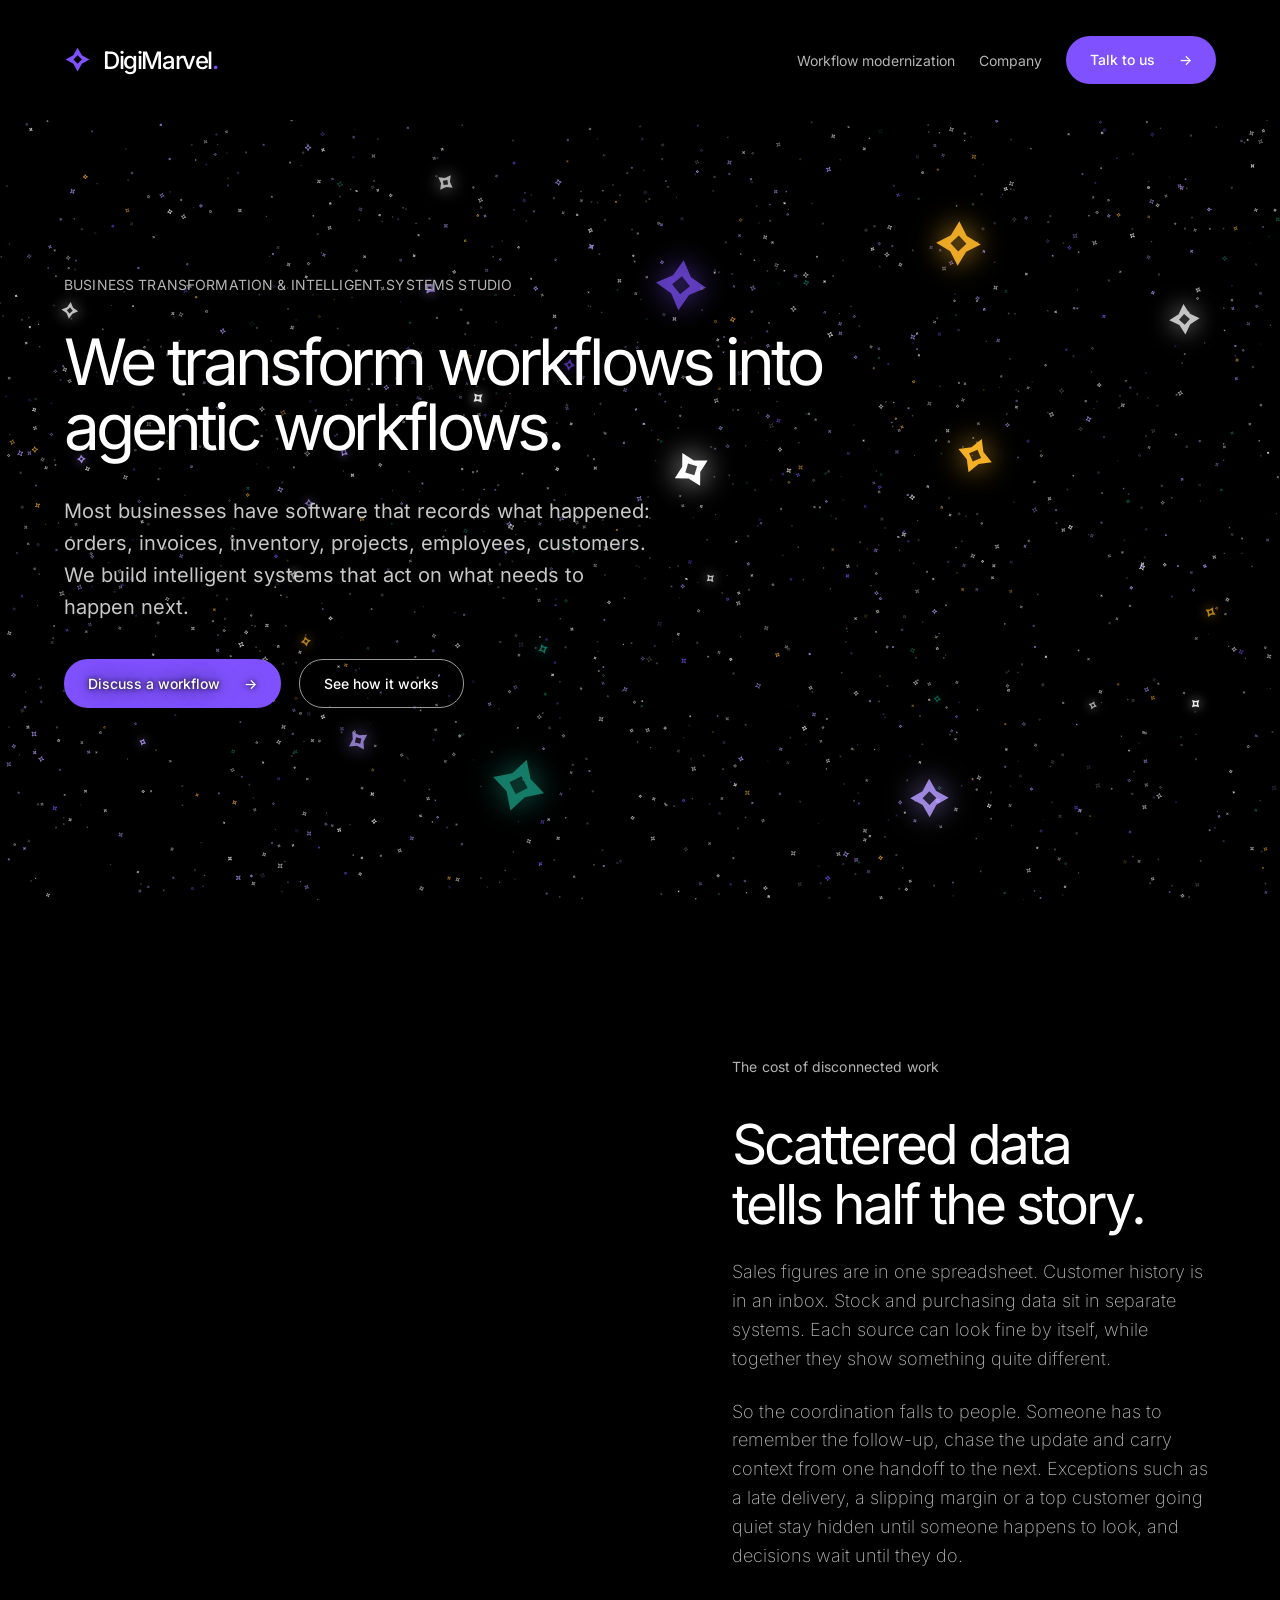
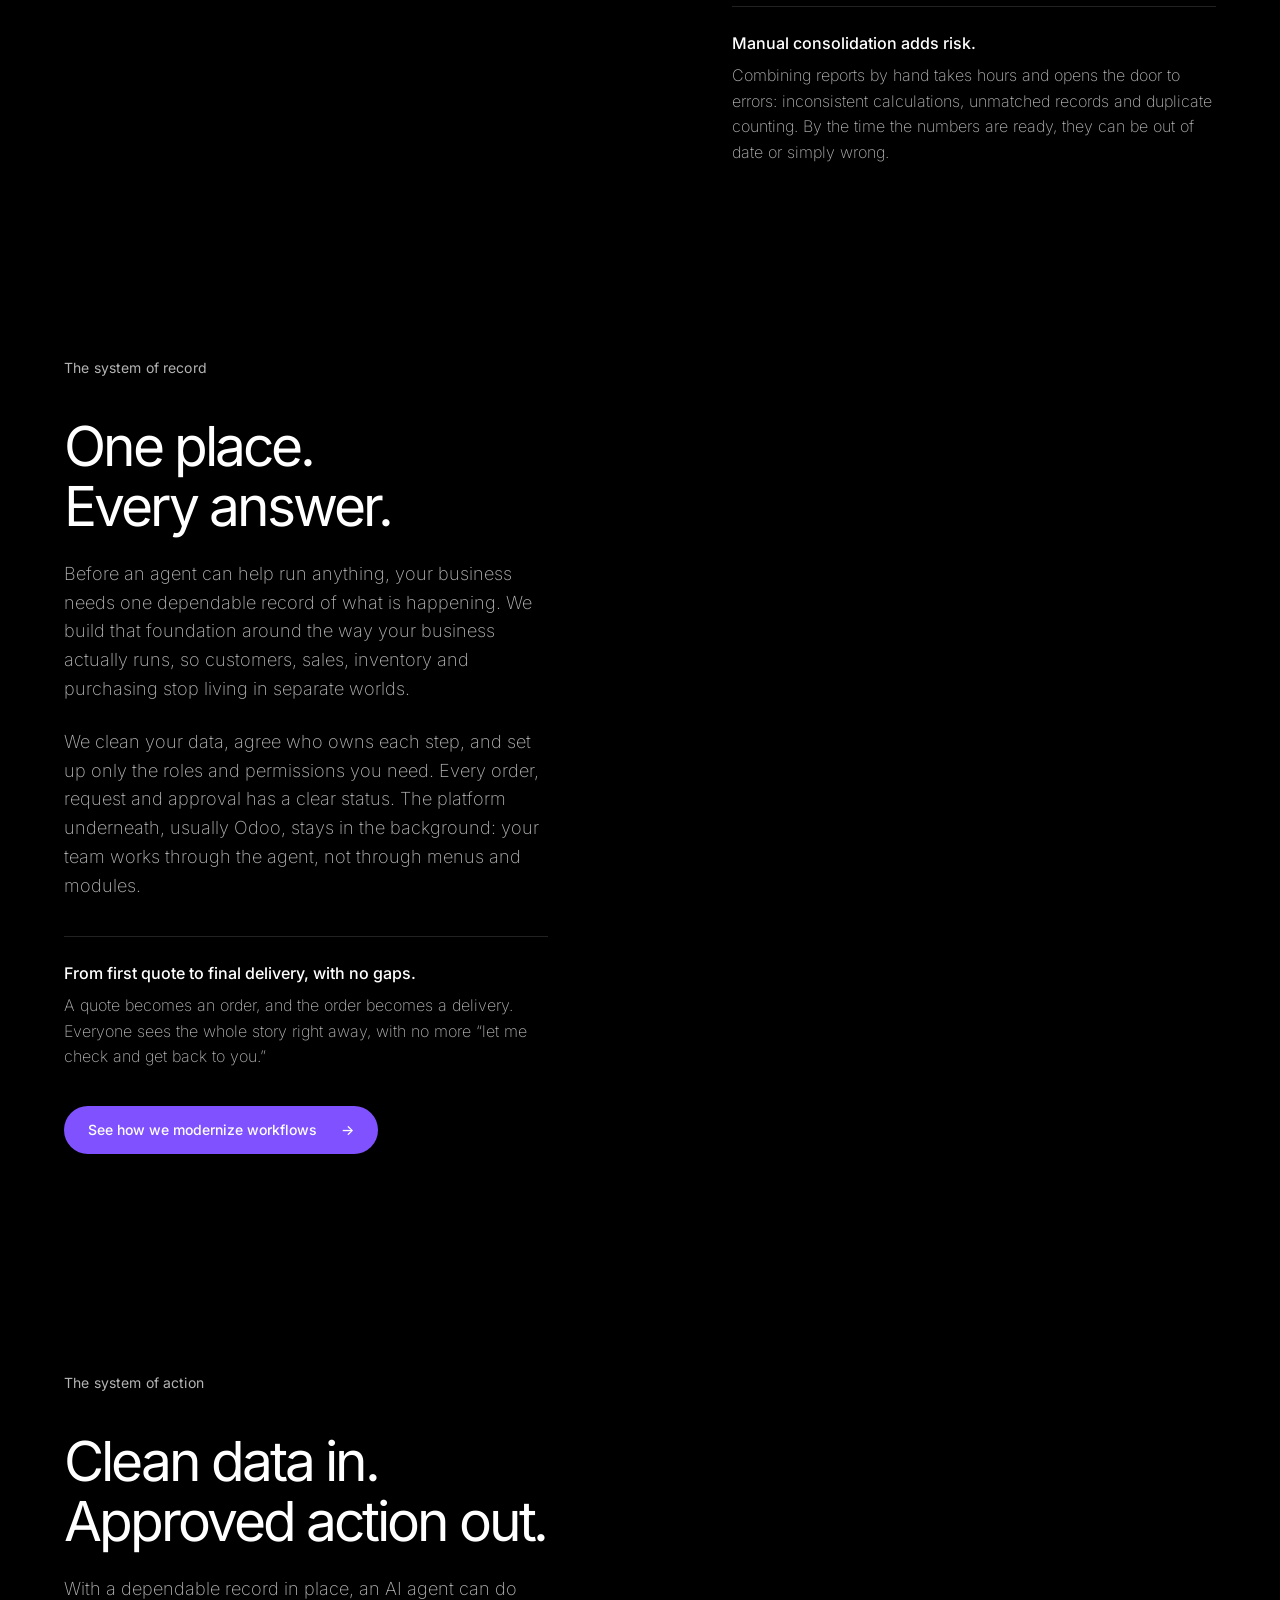
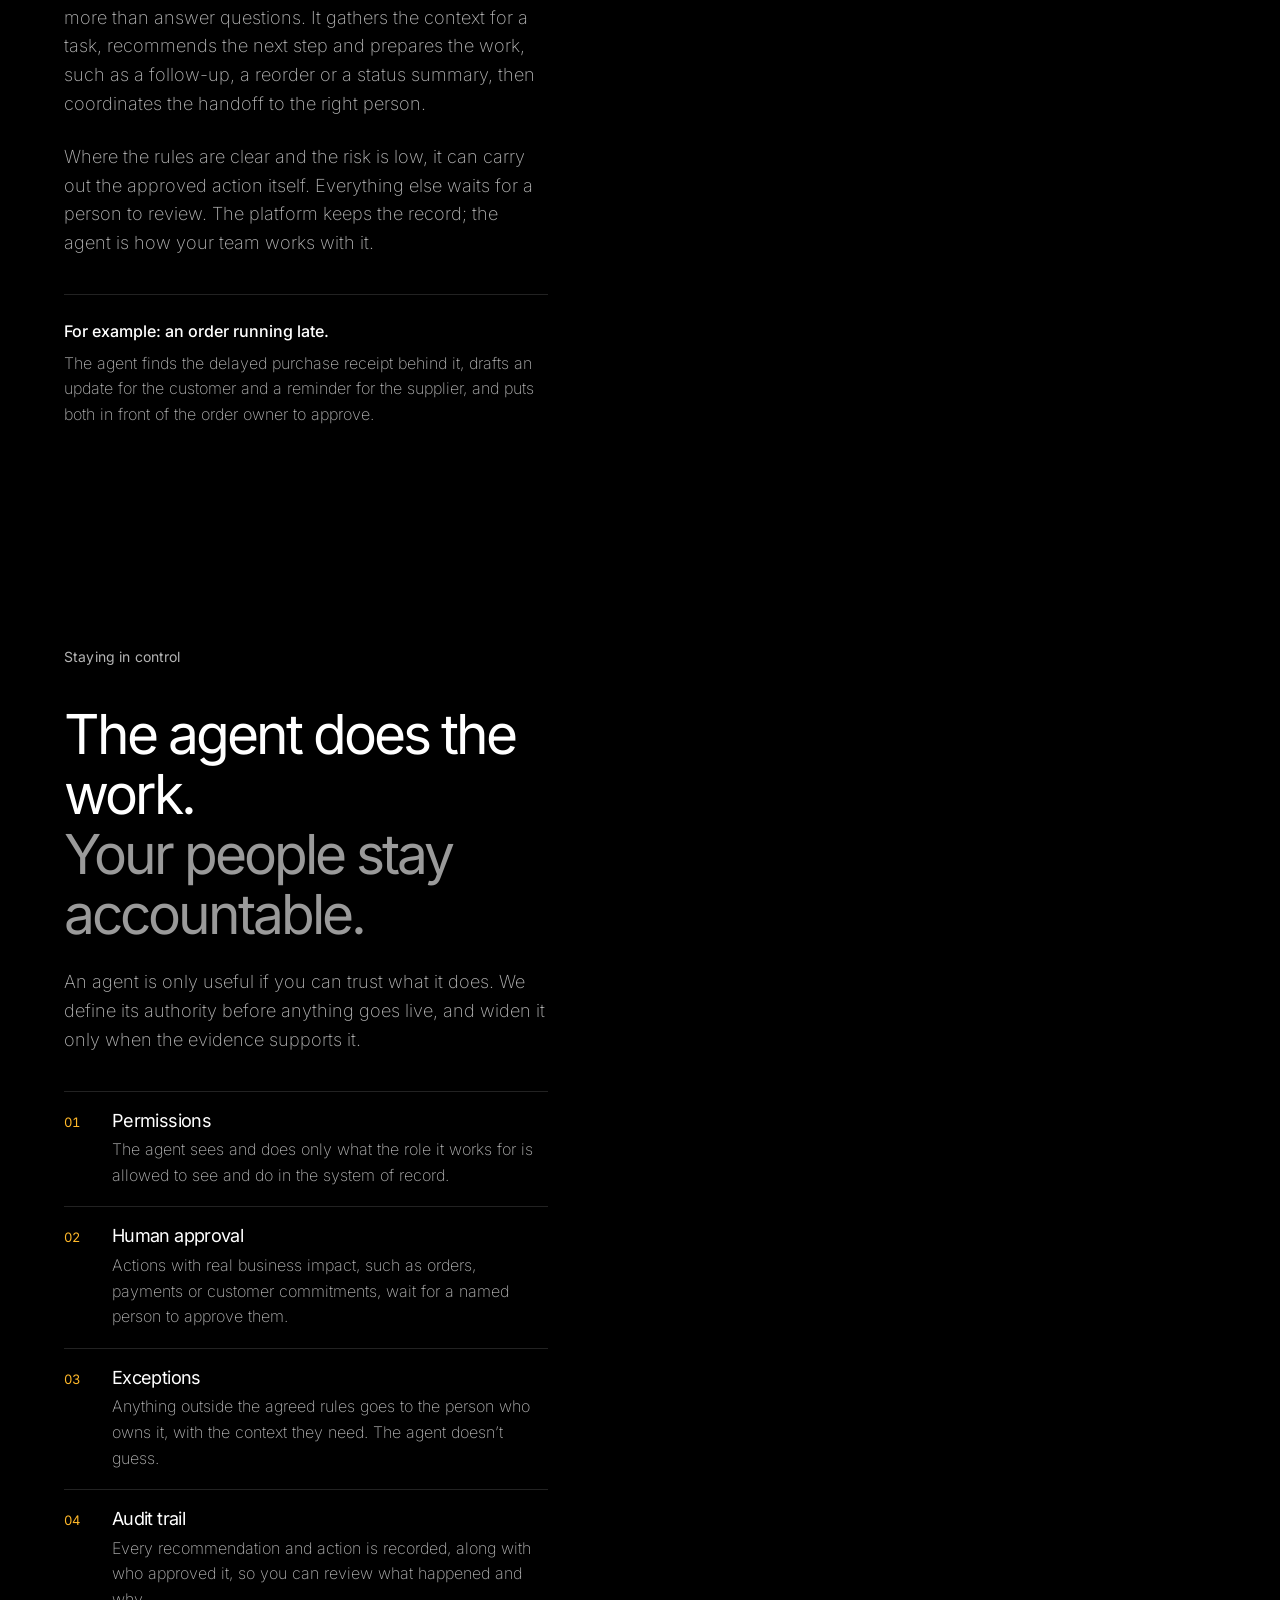
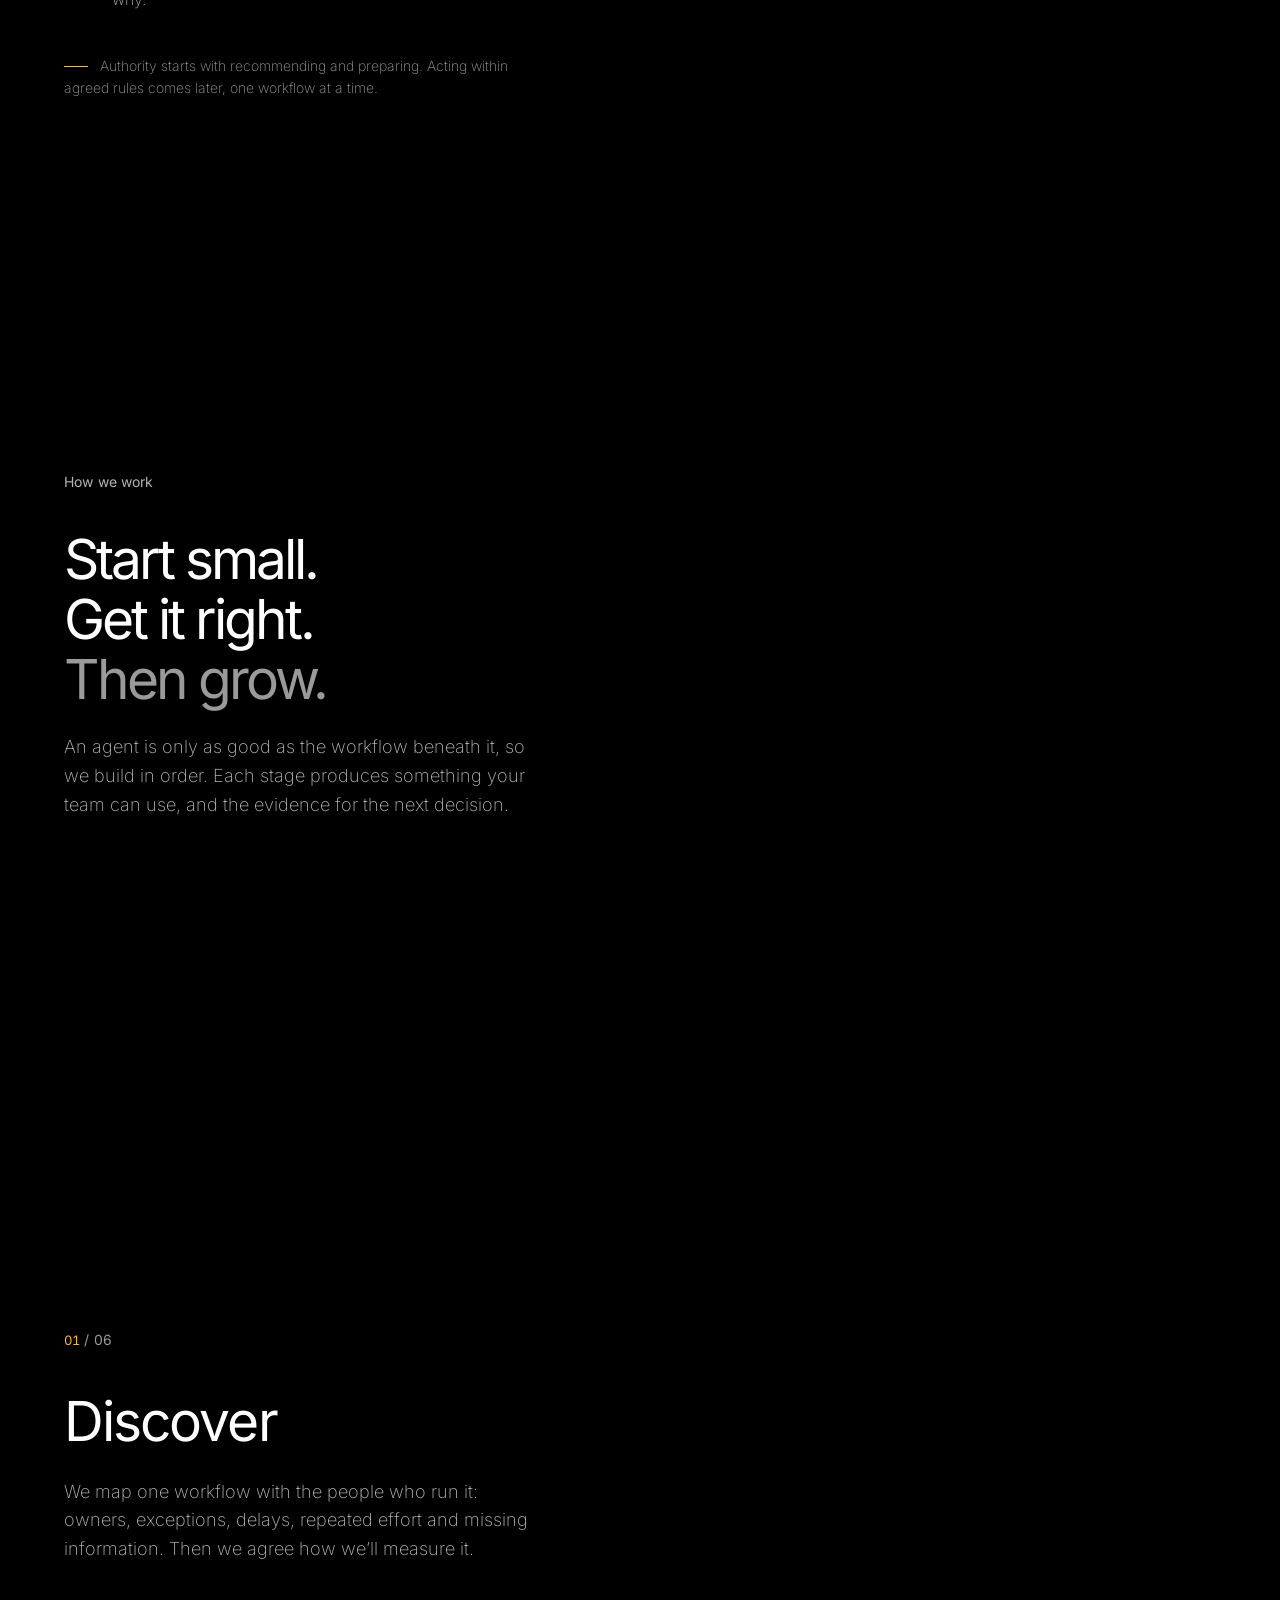
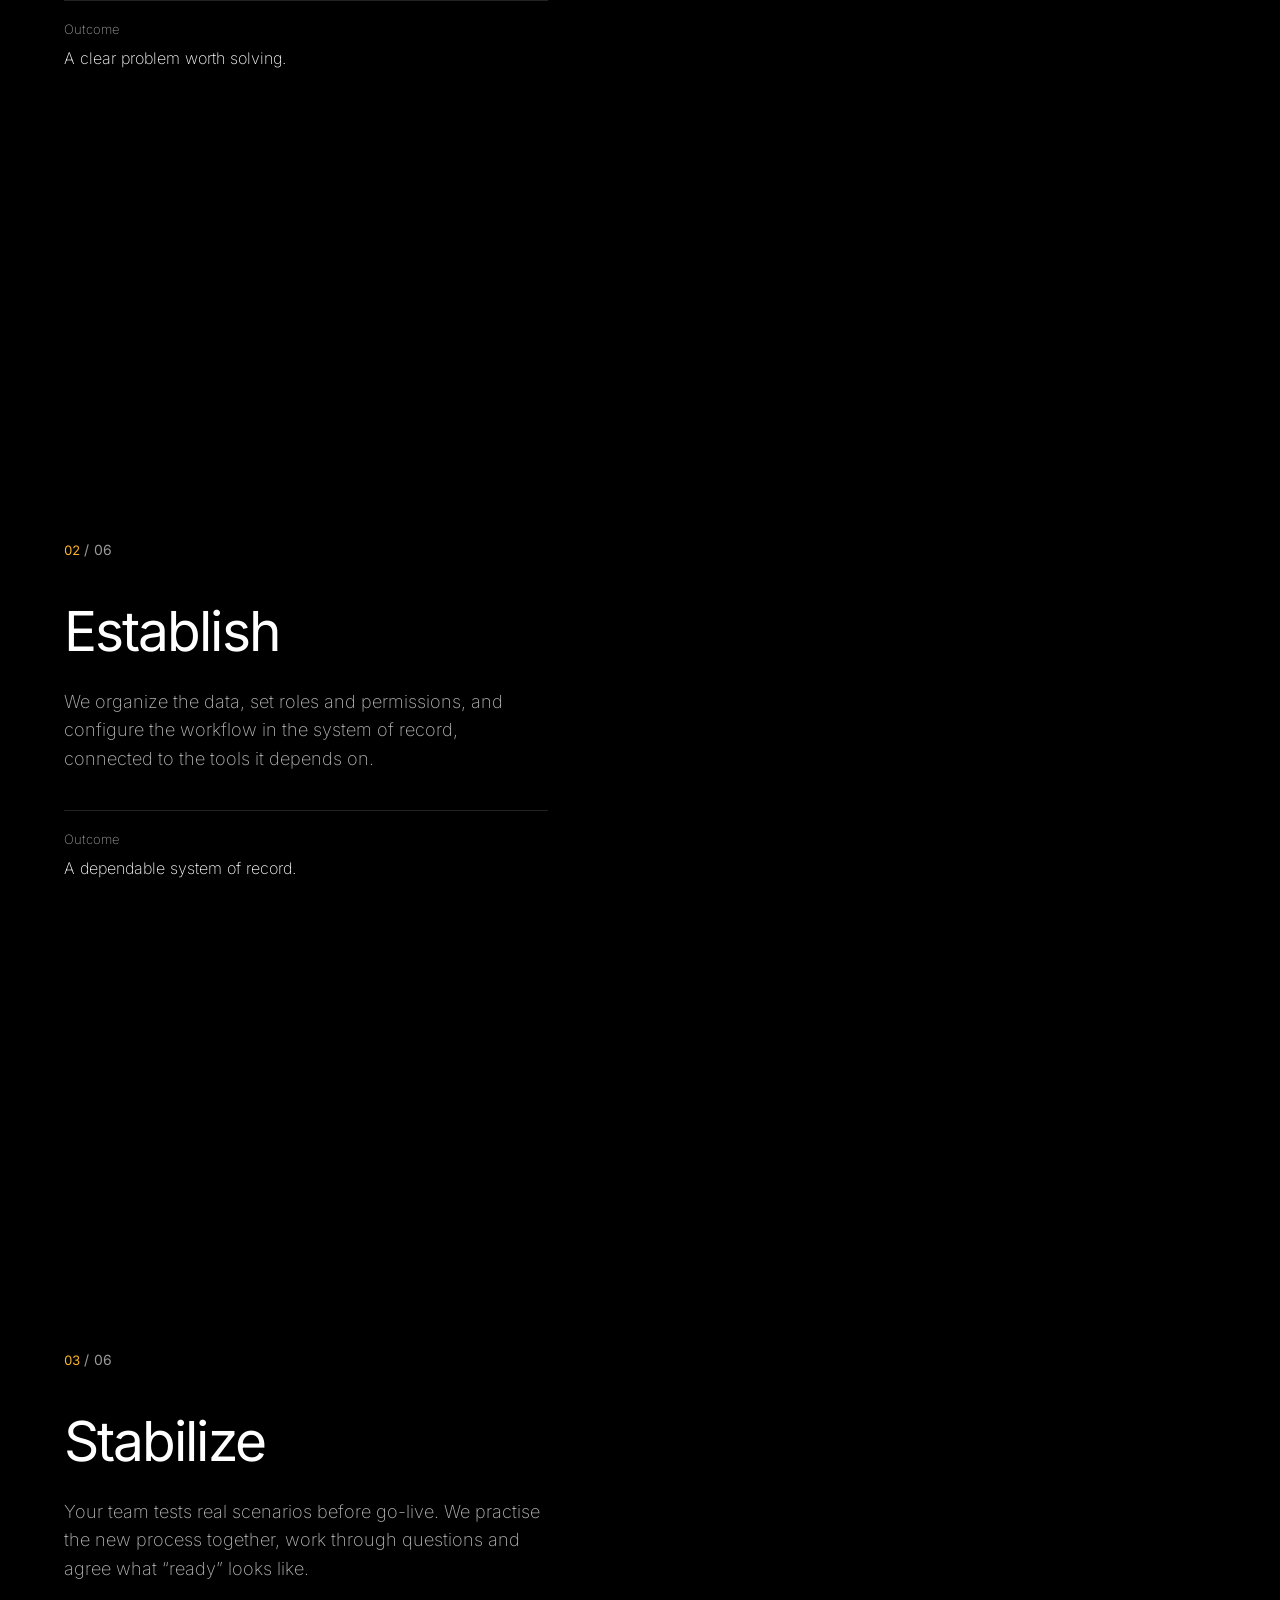
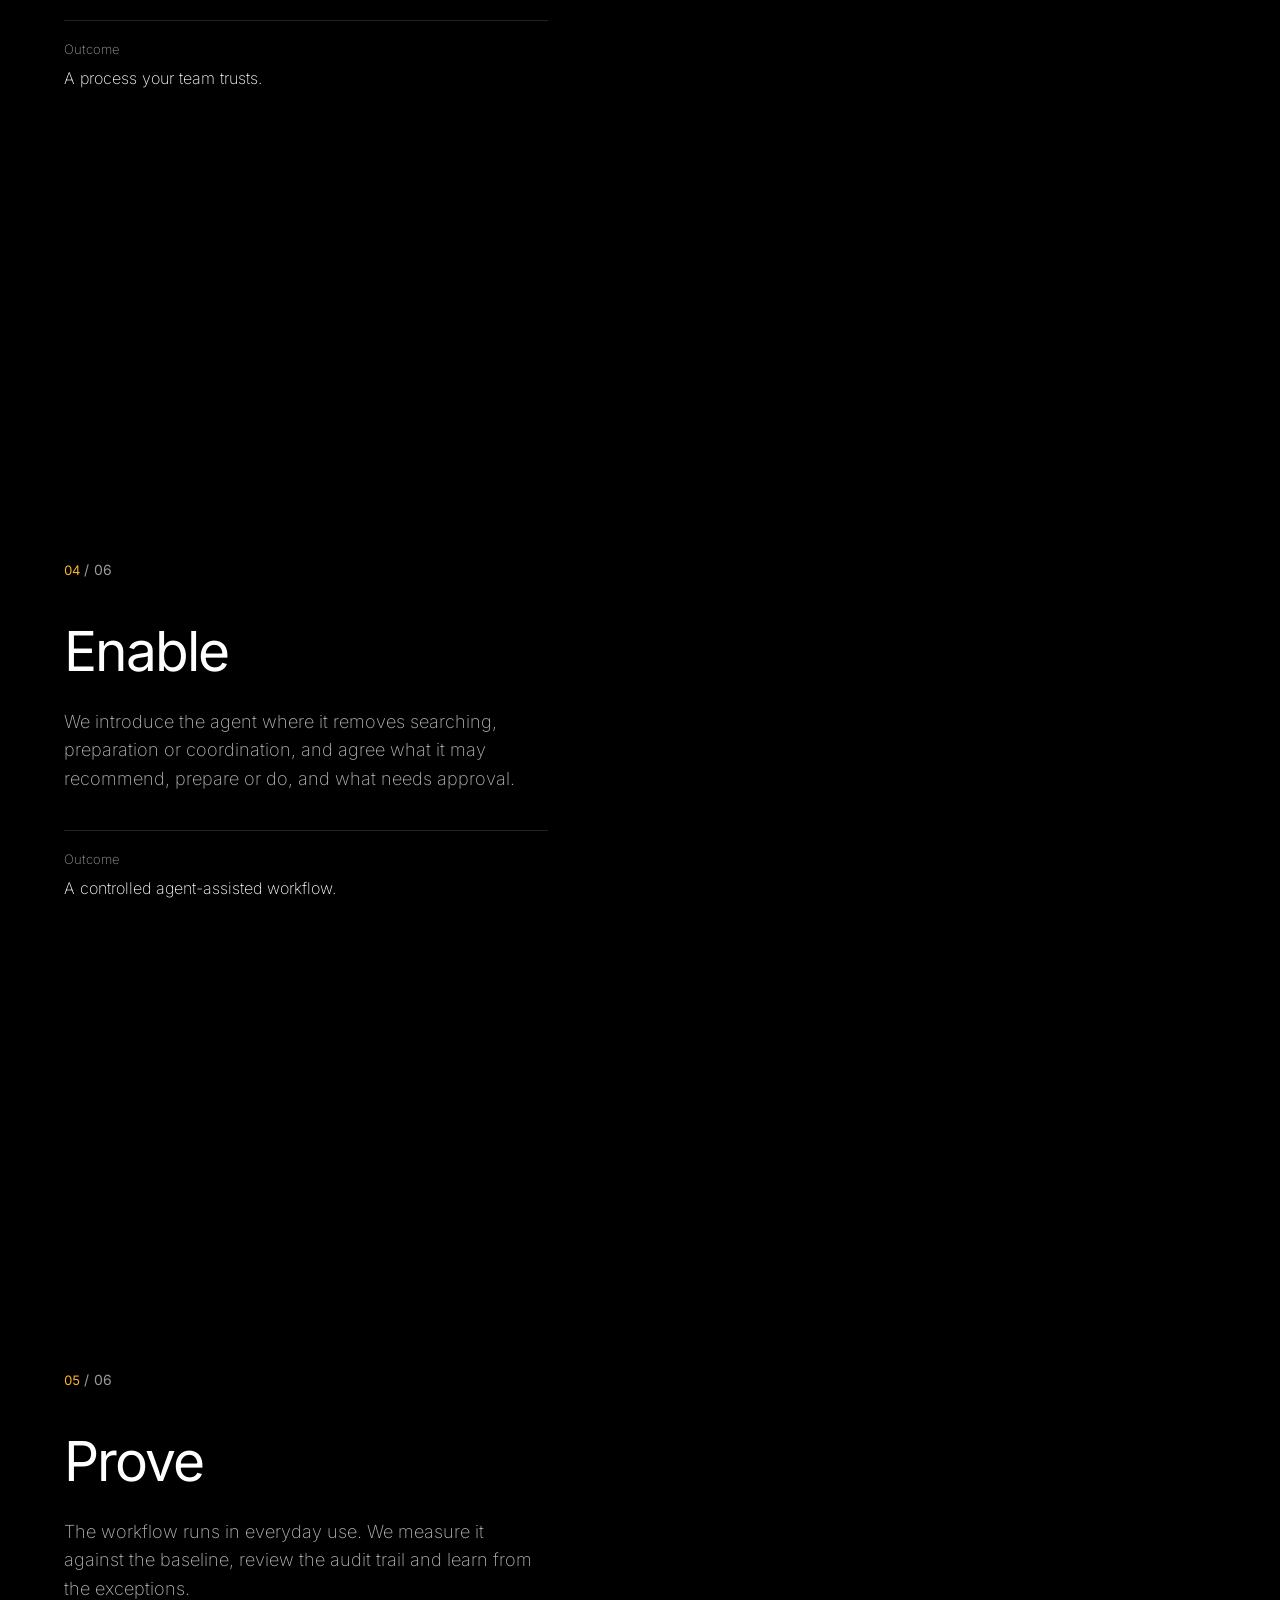
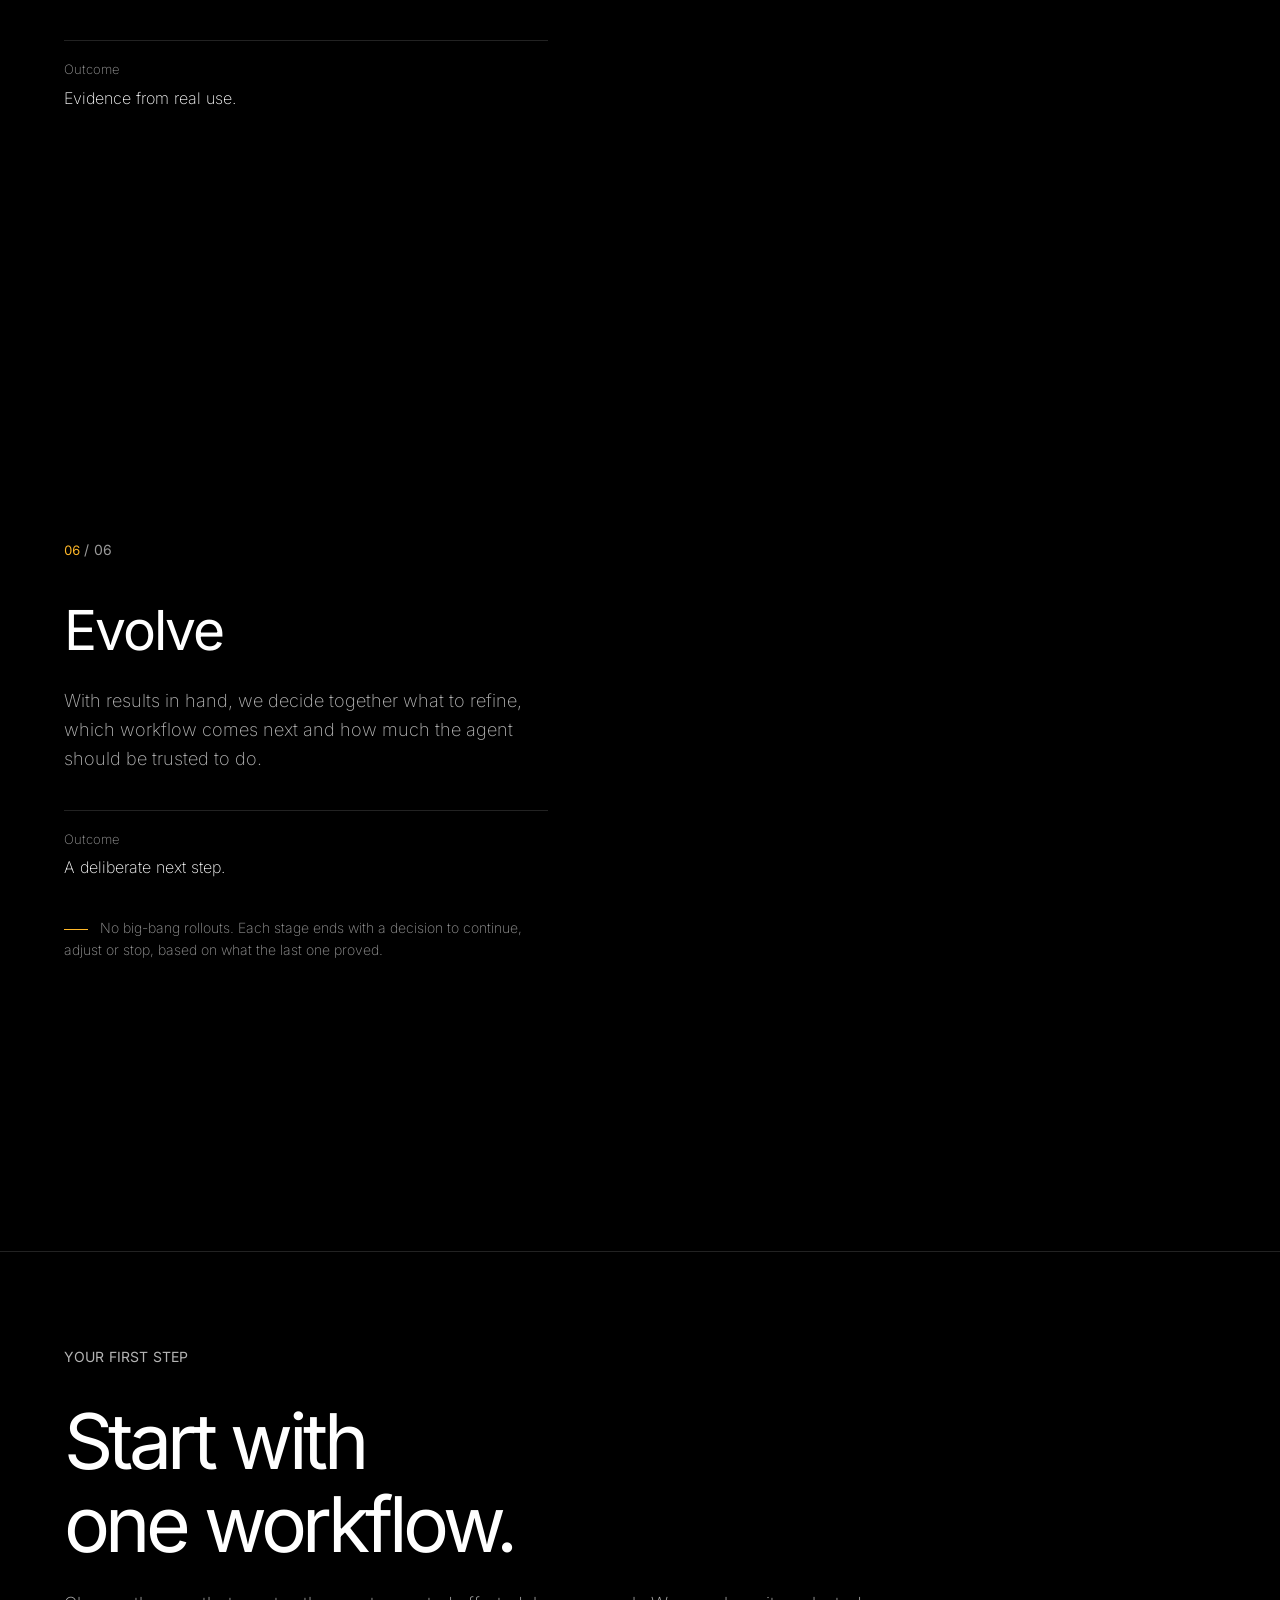
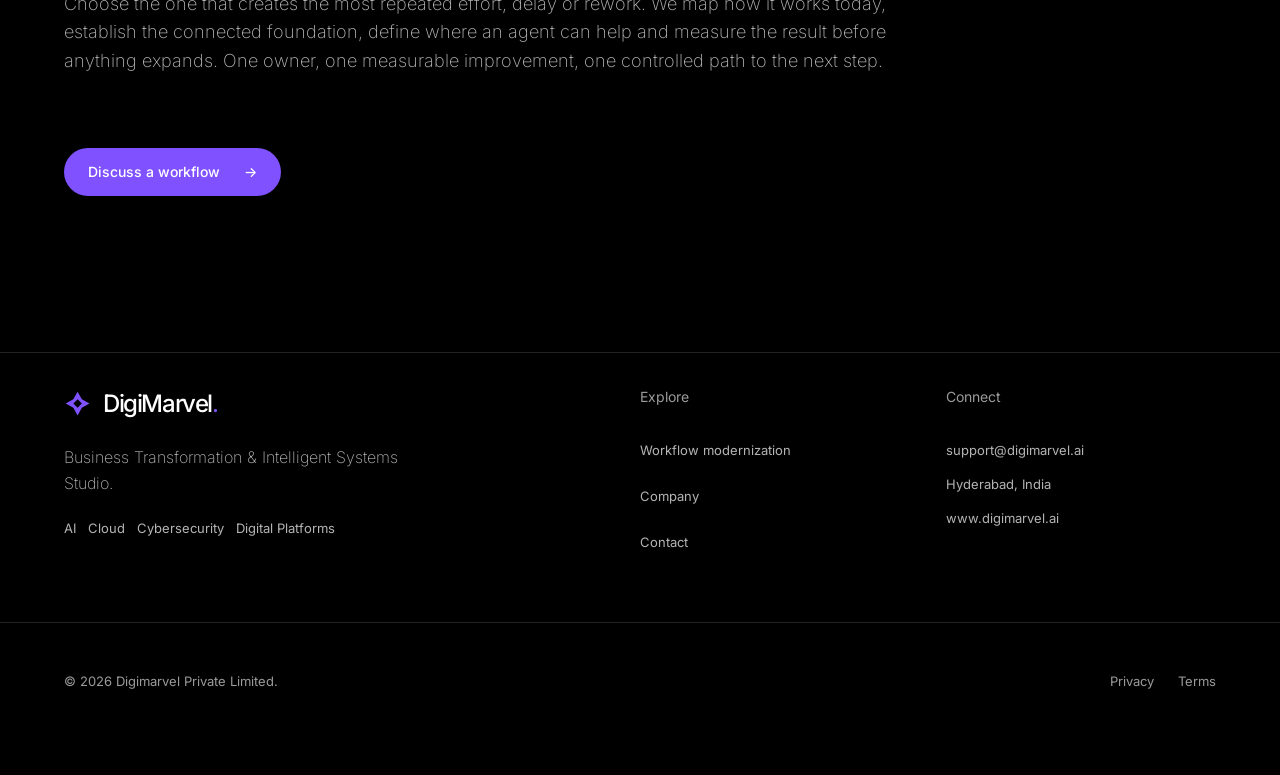
<file: index.html>
<!DOCTYPE html>

<html lang="en">
<head>
<meta charset="utf-8"/>
<meta content="width=device-width, initial-scale=1" name="viewport"/>
<meta content="#000000" name="theme-color"/>
<meta content="DigiMarvel helps growing businesses redesign how they operate and turn important processes into connected, agent-enabled workflows." name="description"/>
<meta content="DigiMarvel | Business Transformation &amp; Intelligent Systems Studio" property="og:title"/>
<meta content="DigiMarvel helps growing businesses redesign how they operate and turn important processes into connected, agent-enabled workflows." property="og:description"/>
<meta content="website" property="og:type"/>
<meta content="assets/og-card.svg" property="og:image"/>
<link href="assets/favicon.svg" rel="icon" type="image/svg+xml"/>
<link href="site.webmanifest" rel="manifest"/>
<link as="font" crossorigin="" href="assets/inter-400.ttf" rel="preload" type="font/ttf"/><link href="assets/tokens.css?v=20261008-2" rel="stylesheet"/><link href="assets/base.css?v=20261008-2" rel="stylesheet"/><link href="assets/site.css?v=20261009-1" rel="stylesheet"/><link href="assets/data-story.css?v=20261009-4" rel="stylesheet"/>
<title>DigiMarvel | Business Transformation &amp; Intelligent Systems Studio</title>
<script type="application/ld+json">
  {
    "@context": "https://schema.org",
    "@type": "Organization",
    "name": "Digimarvel Private Limited",
    "url": "https://www.digimarvel.ai",
    "email": "support@digimarvel.ai",
    "description": "DigiMarvel is a Business Transformation & Intelligent Systems Studio that helps growing businesses redesign how they operate, establish connected systems, and introduce AI agents that support and execute approved work.",
    "address": {
      "@type": "PostalAddress",
      "addressLocality": "Hyderabad",
      "addressCountry": "IN"
    }
  }
  </script>
</head>
<body class="home-page">
<a class="skip-link" href="#main-content">Skip to content</a>
<header class="site-header" data-header="">
<div class="container nav-shell">
<a aria-current="page" aria-label="DigiMarvel home" class="brand" href="index.html"><svg aria-hidden="true" viewbox="0 0 32 32"><path d="M16 2 21 11 30 16 21 21 16 30 11 21 2 16 11 11Z"></path><path class="mark-cut" d="m16 11 5 5-5 5-5-5Z"></path></svg>DigiMarvel<span class="brand-period">.</span></a>
<button aria-controls="primary-menu" aria-expanded="false" aria-label="Toggle navigation" class="menu-button" data-menu-button="" type="button">
<span></span><span></span><span></span>
</button>
<nav aria-label="Primary navigation" class="main-nav" data-menu="" id="primary-menu">
<a href="odoo.html">Workflow modernization</a>
<a href="about.html">Company</a>
<a class="nav-action" href="contact.html">Talk to us <span>→</span></a>
</nav>
</div>
</header>
<main id="main-content">
<section class="hero hero-home">
<div class="hero-noise"></div>
<div class="container hero-grid hero-grid--text">
<div class="hero-copy reveal">
<div class="kicker"><span></span> BUSINESS TRANSFORMATION &amp; INTELLIGENT SYSTEMS&nbsp;STUDIO</div>
<h1>We transform workflows into <em>agentic&nbsp;workflows.</em></h1>
<p class="hero-intro">Most businesses have software that records what happened: orders, invoices, inventory, projects, employees, customers. We build intelligent systems that act on what needs to happen&nbsp;next.</p>
<div class="hero-actions">
<a class="button button-primary" href="contact.html">Discuss a workflow <span>→</span></a>
<a class="button button-ghost" href="#how-it-works">See how it works</a>
</div>
</div>

</div>
</section>
<section class="data-story" id="how-it-works" aria-label="From scattered records to an agent your people control, and how we build it in six stages">
<div class="container data-story-layout">
<figure class="data-story-art">
<div class="data-story-drawing"><canvas aria-hidden="true"></canvas>
<svg class="data-story-fallback" aria-hidden="true" viewBox="0 0 400 400"><g fill="none" stroke="currentColor"><circle cx="200" cy="200" r="65"/><circle cx="70" cy="70" r="20"/><circle cx="330" cy="70" r="20"/><circle cx="70" cy="330" r="20"/><circle cx="330" cy="330" r="20"/><path d="m85 85 70 70m90 90 70 70M315 85l-70 70m-90 90-70 70"/></g></svg></div>
<ol class="how-rail" aria-label="Stages"><li><a href="#stage-discover"><span class="how-num">01</span><span class="how-rail-name">Discover</span></a></li><li><a href="#stage-establish"><span class="how-num">02</span><span class="how-rail-name">Establish</span></a></li><li><a href="#stage-stabilize"><span class="how-num">03</span><span class="how-rail-name">Stabilize</span></a></li><li><a href="#stage-enable"><span class="how-num">04</span><span class="how-rail-name">Enable</span></a></li><li><a href="#stage-prove"><span class="how-num">05</span><span class="how-rail-name">Prove</span></a></li><li><a href="#stage-evolve"><span class="how-num">06</span><span class="how-rail-name">Evolve</span></a></li></ol>
</figure>
<div class="data-story-scenes">
<article class="data-story-step" id="story-fragments"><p class="eyebrow">The cost of disconnected work</p><h2>Scattered data<br/>tells half the story.</h2><p>Sales figures are in one spreadsheet. Customer history is in an inbox. Stock and purchasing data sit in separate systems. Each source can look fine by itself, while together they show something quite different.</p><p>So the coordination falls to people. Someone has to remember the follow-up, chase the update and carry context from one handoff to the next. Exceptions such as a late delivery, a slipping margin or a top customer going quiet stay hidden until someone happens to look, and decisions wait until they do.</p><p class="story-example"><strong>Manual consolidation adds risk.</strong>Combining reports by hand takes hours and opens the door to errors: inconsistent calculations, unmatched records and duplicate counting. By the time the numbers are ready, they can be out of date or simply wrong.</p></article>
<article class="data-story-step" id="story-connected"><p class="eyebrow">The system of record</p><h2>One place.<br/>Every answer.</h2><p>Before an agent can help run anything, your business needs one dependable record of what is happening. We build that foundation around the way your business actually runs, so customers, sales, inventory and purchasing stop living in separate worlds.</p><p>We clean your data, agree who owns each step, and set up only the roles and permissions you need. Every order, request and approval has a clear status. The platform underneath, usually Odoo, stays in the background: your team works through the agent, not through menus and modules.</p><p class="story-example"><strong>From first quote to final delivery, with no gaps.</strong>A quote becomes an order, and the order becomes a delivery. Everyone sees the whole story right away, with no more “let me check and get back to you.”</p><a class="button button-primary" href="odoo.html">See how we modernize workflows <span aria-hidden="true">→</span></a></article>
<article class="data-story-step" id="story-intelligence"><p class="eyebrow">The system of action</p><h2>Clean data in.<br/>Approved action out.</h2><p>With a dependable record in place, an AI agent can do more than answer questions. It gathers the context for a task, recommends the next step and prepares the work, such as a follow-up, a reorder or a status summary, then coordinates the handoff to the right person.</p><p>Where the rules are clear and the risk is low, it can carry out the approved action itself. Everything else waits for a person to review. The platform keeps the record; the agent is how your team works with it.</p><p class="story-example"><strong>For example: an order running late.</strong>The agent finds the delayed purchase receipt behind it, drafts an update for the customer and a reminder for the supplier, and puts both in front of the order owner to approve.</p></article>
<article class="data-story-step story-control" id="control" aria-labelledby="control-title"><p class="eyebrow">Staying in control</p><h2 id="control-title">The agent does the work.<br/><span class="muted-heading">Your people stay accountable.</span></h2><p>An agent is only useful if you can trust what it does. We define its authority before anything goes live, and widen it only when the evidence supports it.</p>
<ol class="story-rules">
<li><span>01</span><h3>Permissions</h3><p>The agent sees and does only what the role it works for is allowed to see and do in the system of record.</p></li>
<li><span>02</span><h3>Human approval</h3><p>Actions with real business impact, such as orders, payments or customer commitments, wait for a named person to approve them.</p></li>
<li><span>03</span><h3>Exceptions</h3><p>Anything outside the agreed rules goes to the person who owns it, with the context they need. The agent doesn’t guess.</p></li>
<li><span>04</span><h3>Audit trail</h3><p>Every recommendation and action is recorded, along with who approved it, so you can review what happened and why.</p></li>
</ol>
<p class="how-note">Authority starts with recommending and preparing. Acting within agreed rules comes later, one workflow at a time.</p></article>
<article class="data-story-step how-intro" id="approach" aria-labelledby="approach-title"><p class="eyebrow">How we work</p><h2 id="approach-title">Start small.<br/>Get it right.<br/><span class="muted-heading">Then grow.</span></h2><p>An agent is only as good as the workflow beneath it, so we build in order. Each stage produces something your team can use, and the evidence for the next decision.</p></article>
<ol class="how-flow" aria-label="How we work, in six stages">
<li class="data-story-step how-stage" id="stage-discover"><p class="eyebrow"><span class="how-num">01</span> / 06</p><h3>Discover</h3><p>We map one workflow with the people who run it: owners, exceptions, delays, repeated effort and missing information. Then we agree how we’ll measure it.</p><p class="how-outcome"><span>Outcome</span>A clear problem worth solving.</p></li>
<li class="data-story-step how-stage" id="stage-establish"><p class="eyebrow"><span class="how-num">02</span> / 06</p><h3>Establish</h3><p>We organize the data, set roles and permissions, and configure the workflow in the system of record, connected to the tools it depends on.</p><p class="how-outcome"><span>Outcome</span>A dependable system of record.</p></li>
<li class="data-story-step how-stage" id="stage-stabilize"><p class="eyebrow"><span class="how-num">03</span> / 06</p><h3>Stabilize</h3><p>Your team tests real scenarios before go-live. We practise the new process together, work through questions and agree what “ready” looks like.</p><p class="how-outcome"><span>Outcome</span>A process your team trusts.</p></li>
<li class="data-story-step how-stage" id="stage-enable"><p class="eyebrow"><span class="how-num">04</span> / 06</p><h3>Enable</h3><p>We introduce the agent where it removes searching, preparation or coordination, and agree what it may recommend, prepare or do, and what needs approval.</p><p class="how-outcome"><span>Outcome</span>A controlled agent-assisted workflow.</p></li>
<li class="data-story-step how-stage" id="stage-prove"><p class="eyebrow"><span class="how-num">05</span> / 06</p><h3>Prove</h3><p>The workflow runs in everyday use. We measure it against the baseline, review the audit trail and learn from the exceptions.</p><p class="how-outcome"><span>Outcome</span>Evidence from real use.</p></li>
<li class="data-story-step how-stage" id="stage-evolve"><p class="eyebrow"><span class="how-num">06</span> / 06</p><h3>Evolve</h3><p>With results in hand, we decide together what to refine, which workflow comes next and how much the agent should be trusted to do.</p><p class="how-outcome"><span>Outcome</span>A deliberate next step.</p><p class="how-note">No big-bang rollouts. Each stage ends with a decision to continue, adjust or stop, based on what the last one proved.</p></li>
</ol>
</div></div></section>
<section class="closing-block">
<div class="container">
<div class="footer-message"><span class="eyebrow">YOUR FIRST STEP</span><h2>Start with<br/>one workflow.</h2><p>Choose the one that creates the most repeated effort, delay or rework. We map how it works today, establish the connected foundation, define where an agent can help and measure the result before anything expands. One owner, one measurable improvement, one controlled path to the next step.</p><a class="button button-white" href="contact.html">Discuss a workflow <span>→</span></a></div>

</div>
</section>
</main>
<footer class="site-footer">
<div class="container footer-main">
<div class="footer-brand-column">
<a class="brand brand-footer" href="index.html"><svg aria-hidden="true" viewbox="0 0 32 32"><path d="M16 2 21 11 30 16 21 21 16 30 11 21 2 16 11 11Z"></path><path class="mark-cut" d="m16 11 5 5-5 5-5-5Z"></path></svg>DigiMarvel<span class="brand-period">.</span></a>
<p>Business Transformation &amp; Intelligent Systems Studio.</p>
<div class="footer-badges">
<span>AI</span><span>Cloud</span><span>Cybersecurity</span><span>Digital Platforms</span>
</div>
</div>
<div>
<h3>Explore</h3>
<a href="odoo.html">Workflow modernization</a>
<a href="about.html">Company</a>
<a href="contact.html">Contact</a>
</div>
<div>
<h3>Connect</h3>
<a href="mailto:support@digimarvel.ai">support@digimarvel.ai</a>
<span>Hyderabad, India</span>
<a href="https://www.digimarvel.ai">www.digimarvel.ai</a>
</div>
</div>
<div class="container footer-bottom">
<span>© <span data-year=""></span> Digimarvel Private Limited.</span>
<div><a href="privacy.html">Privacy</a><a href="terms.html">Terms</a></div>
</div>
</footer>
<script src="assets/site.js?v=20261008-4"></script>
<script defer src="assets/stars.js?v=20261009-1"></script>
<script defer src="assets/data-story.js?v=20261009-5"></script>
<script defer src="assets/hero-stars.js?v=20261008-2"></script>
</body>
</html>
</file>
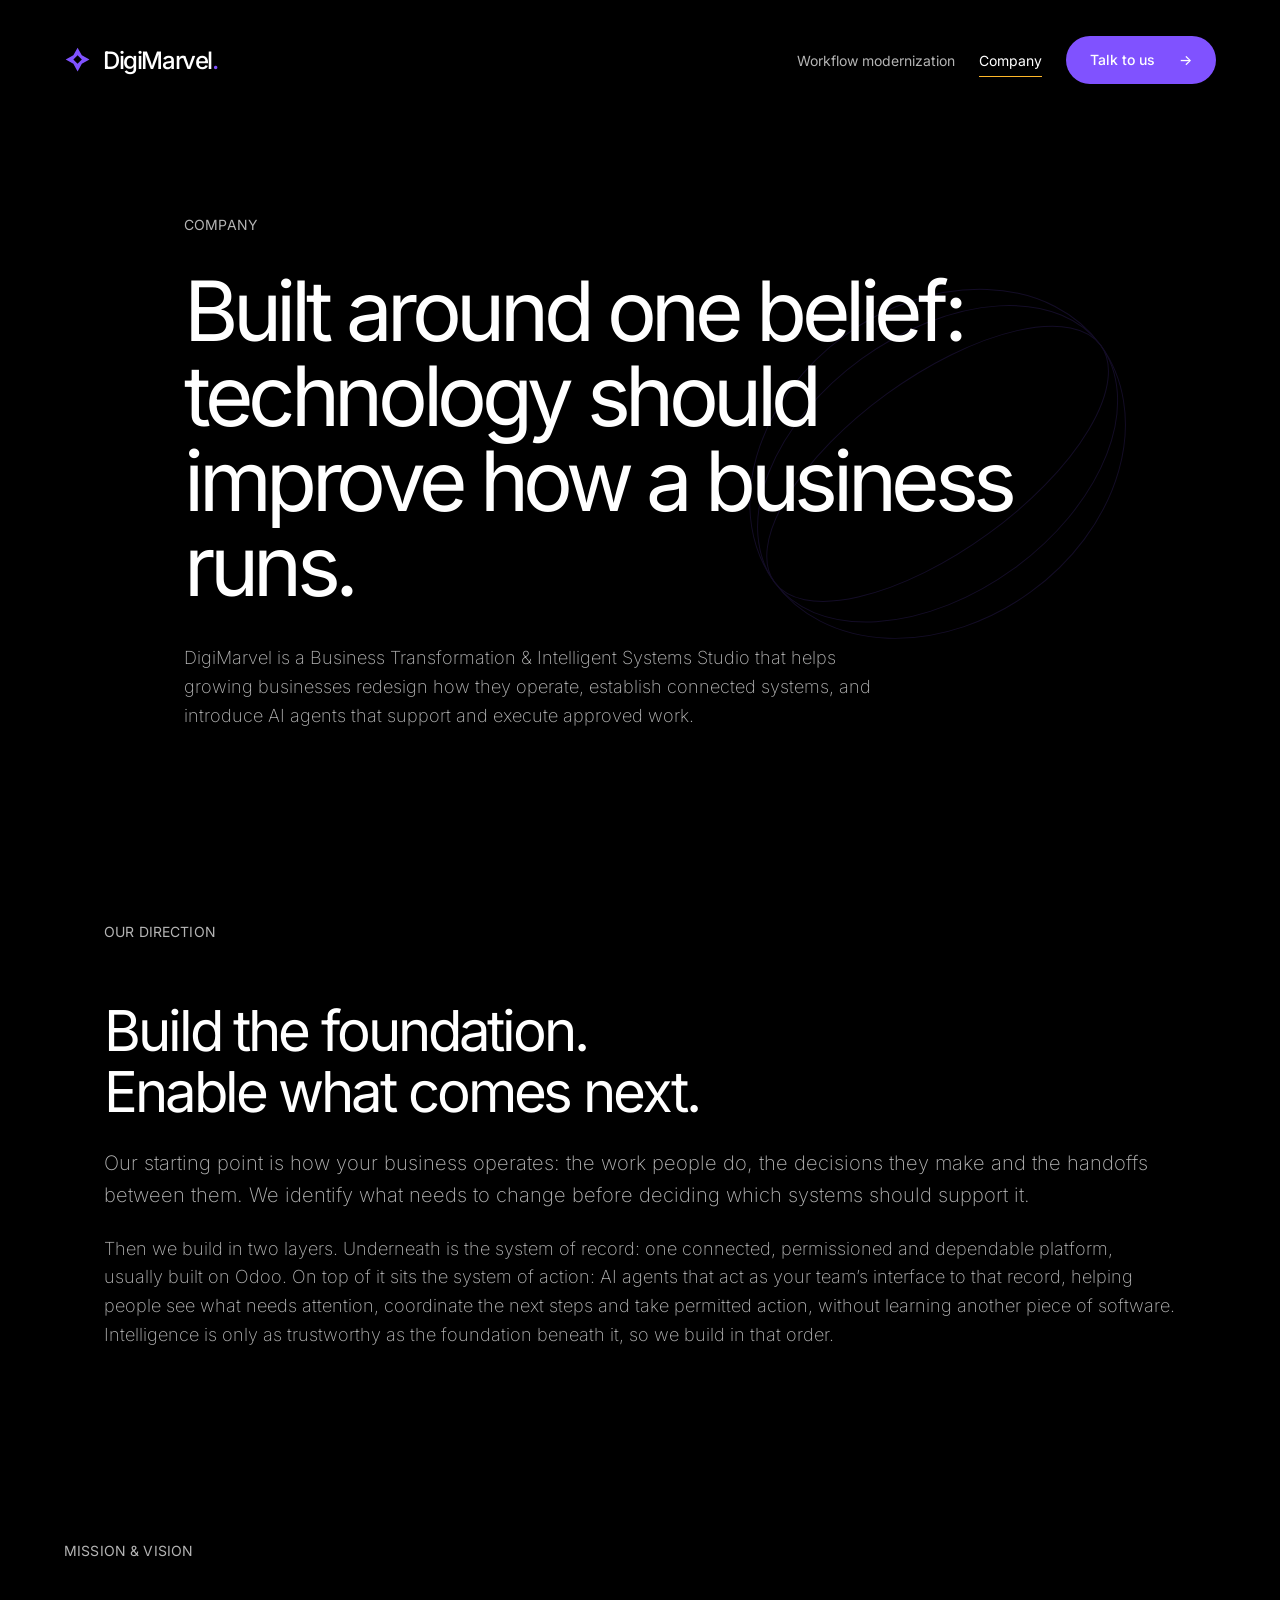
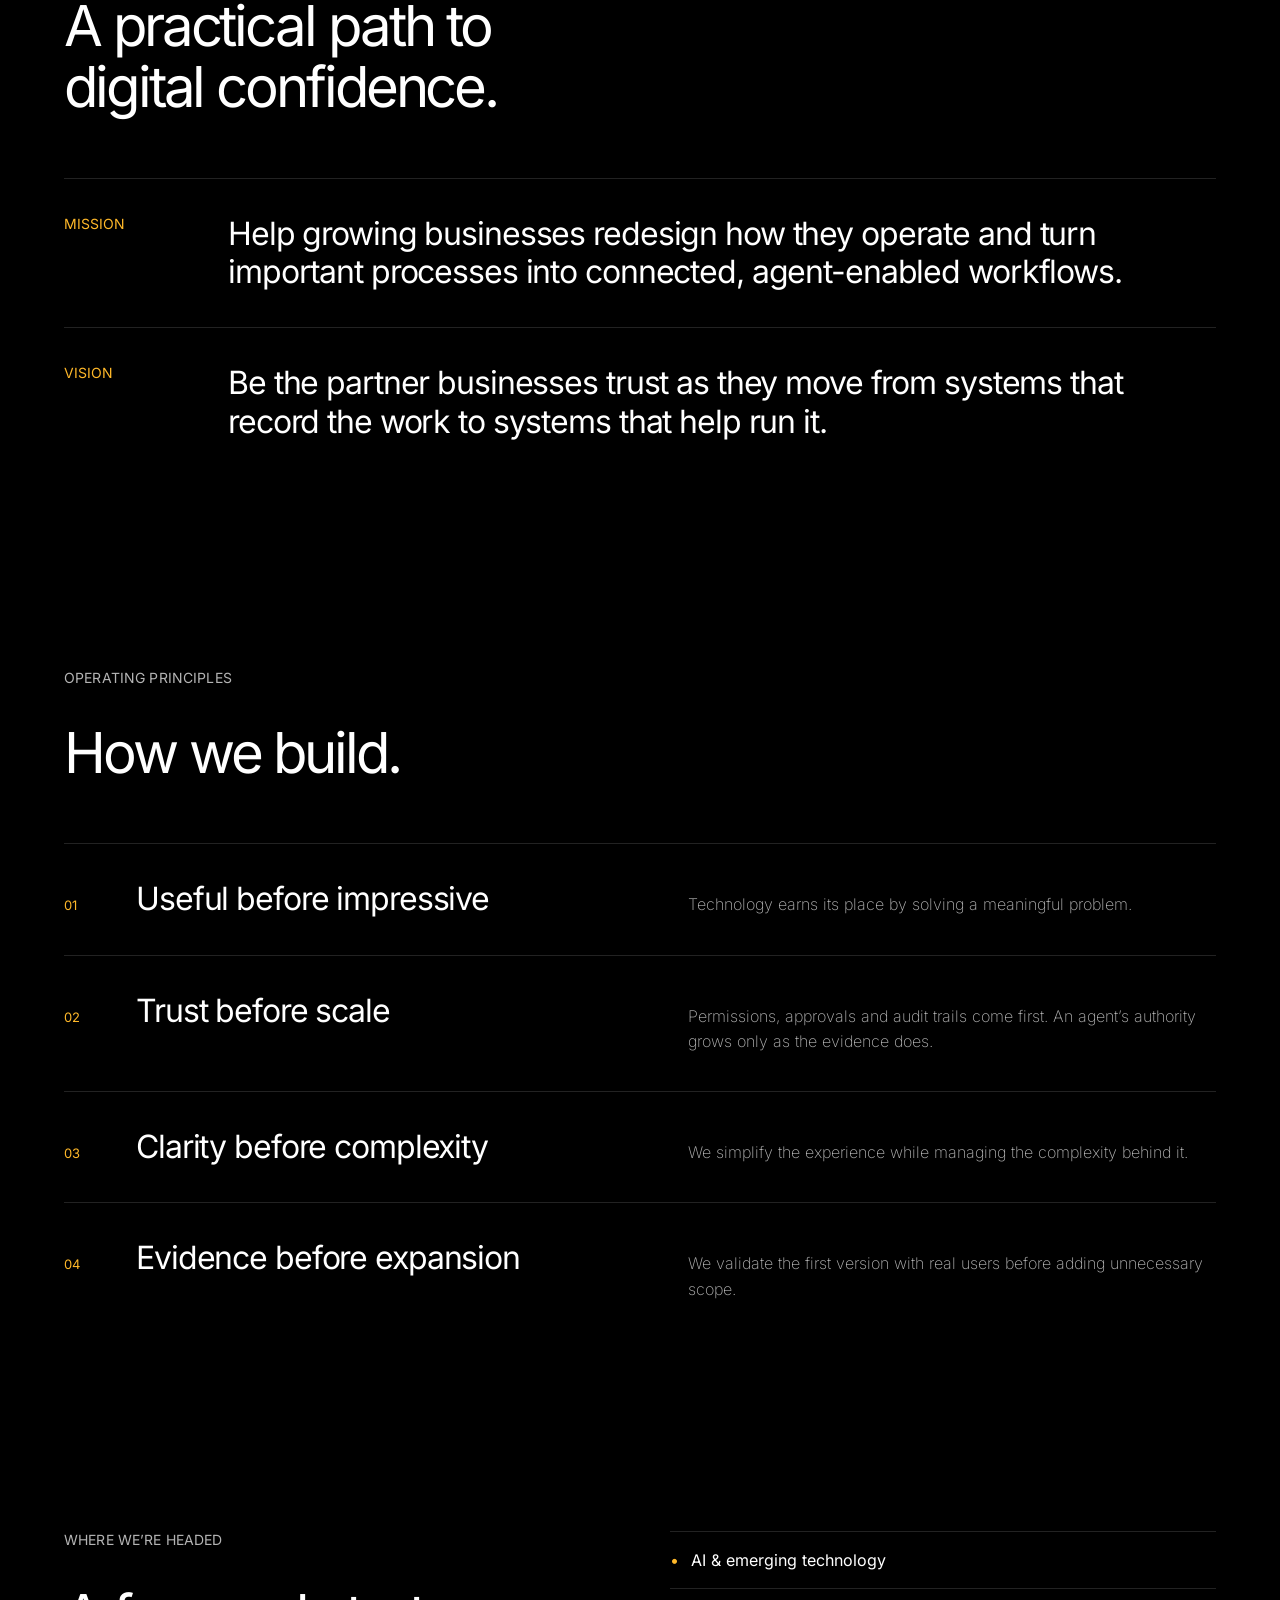
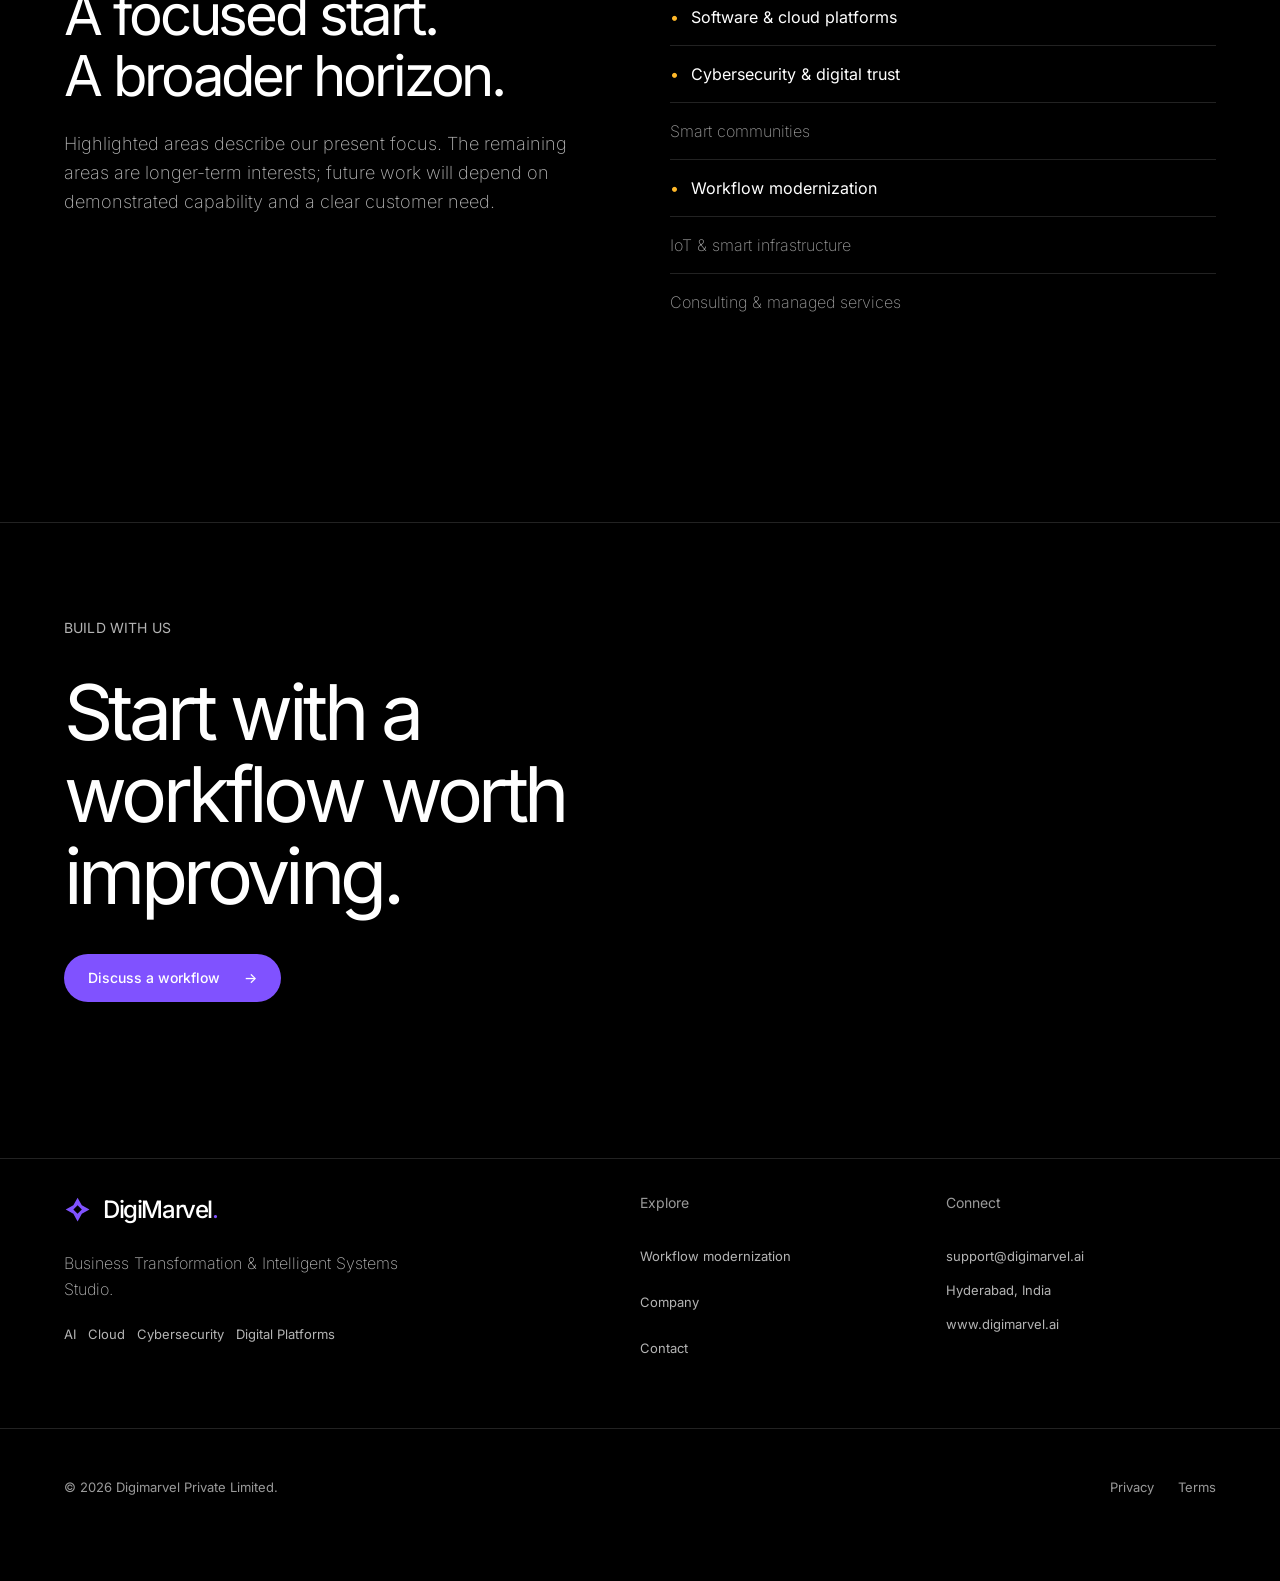
<file: about.html>
<!DOCTYPE html>

<html lang="en">
<head>
<meta charset="utf-8"/>
<meta content="width=device-width, initial-scale=1" name="viewport"/>
<meta content="#000000" name="theme-color"/>
<meta content="DigiMarvel helps growing businesses redesign how they operate and turn important processes into connected, agent-enabled workflows." name="description"/>
<meta content="Company | DigiMarvel" property="og:title"/>
<meta content="DigiMarvel helps growing businesses redesign how they operate and turn important processes into connected, agent-enabled workflows." property="og:description"/>
<meta content="website" property="og:type"/>
<meta content="assets/og-card.svg" property="og:image"/>
<link href="assets/favicon.svg" rel="icon" type="image/svg+xml"/>
<link href="site.webmanifest" rel="manifest"/>
<link as="font" crossorigin="" href="assets/inter-400.ttf" rel="preload" type="font/ttf"/><link href="assets/tokens.css?v=20261008-2" rel="stylesheet"/><link href="assets/base.css?v=20261008-2" rel="stylesheet"/><link href="assets/site.css?v=20261008-7" rel="stylesheet"/>
<title>Company | DigiMarvel</title>
<script type="application/ld+json">
  {
    "@context": "https://schema.org",
    "@type": "Organization",
    "name": "Digimarvel Private Limited",
    "url": "https://www.digimarvel.ai",
    "email": "support@digimarvel.ai",
    "description": "DigiMarvel is a Business Transformation & Intelligent Systems Studio that helps growing businesses redesign how they operate, establish connected systems, and introduce AI agents that support and execute approved work.",
    "address": {
      "@type": "PostalAddress",
      "addressLocality": "Hyderabad",
      "addressCountry": "IN"
    }
  }
  </script>
</head>
<body class="">
<a class="skip-link" href="#main-content">Skip to content</a>
<header class="site-header" data-header="">
<div class="container nav-shell">
<a aria-label="DigiMarvel home" class="brand" href="index.html"><svg aria-hidden="true" viewbox="0 0 32 32"><path d="M16 2 21 11 30 16 21 21 16 30 11 21 2 16 11 11Z"></path><path class="mark-cut" d="m16 11 5 5-5 5-5-5Z"></path></svg>DigiMarvel<span class="brand-period">.</span></a>
<button aria-controls="primary-menu" aria-expanded="false" aria-label="Toggle navigation" class="menu-button" data-menu-button="" type="button">
<span></span><span></span><span></span>
</button>
<nav aria-label="Primary navigation" class="main-nav" data-menu="" id="primary-menu">
<a href="odoo.html">Workflow modernization</a>
<a aria-current="page" href="about.html">Company</a>
<a class="nav-action" href="contact.html">Talk to us <span>→</span></a>
</nav>
</div>
</header>
<main id="main-content">
<section class="page-hero">
<div class="container narrow reveal">
<div class="kicker"><span></span> COMPANY</div>
<h1>Built around one belief:<br/>technology should improve how a business runs.</h1>
<p>DigiMarvel is a Business Transformation &amp; Intelligent Systems Studio that helps growing businesses redesign how they operate, establish connected systems, and introduce AI agents that support and execute approved work.</p>
</div>
<svg aria-hidden="true" class="art-fallback" viewbox="0 0 600 600"><g fill="none" stroke="currentColor"><ellipse cx="310" cy="290" rx="210" ry="135" transform="rotate(-36 310 290)"></ellipse><ellipse cx="310" cy="290" rx="210" ry="90" transform="rotate(-36 310 290)"></ellipse><ellipse cx="310" cy="290" rx="210" ry="165" transform="rotate(-36 310 290)"></ellipse></g></svg></section>
<section class="section">
<div class="container story-grid">
<div class="section-label reveal">OUR DIRECTION</div>
<div class="story-copy reveal delay-1">
<h2>Build the foundation.<br/>Enable what comes next.</h2>
<p class="lead">Our starting point is how your business operates: the work people do, the decisions they make and the handoffs between them. We identify what needs to change before deciding which systems should support it.</p>
<p>Then we build in two layers. Underneath is the system of record: one connected, permissioned and dependable platform, usually built on Odoo. On top of it sits the system of action: AI agents that act as your team’s interface to that record, helping people see what needs attention, coordinate the next steps and take permitted action, without learning another piece of software. Intelligence is only as trustworthy as the foundation beneath it, so we build in that order.</p>
</div>
</div>
</section>
<section class="section section-dark">
<div class="container section-heading reveal">
<div><div class="section-label label-light">MISSION &amp; VISION</div><h2>A practical path to<br/>digital confidence.</h2></div>
</div>
<div class="container mission-grid">
<article class="mission-card reveal"><span>MISSION</span><h3>Help growing businesses redesign how they operate and turn important processes into connected, agent-enabled workflows.</h3></article>
<article class="mission-card reveal delay-1"><span>VISION</span><h3>Be the partner businesses trust as they move from systems that record the work to systems that help run it.</h3></article>
</div>
</section>
<section class="section">
<div class="container section-heading reveal">
<div><div class="section-label">OPERATING PRINCIPLES</div><h2>How we build.</h2></div>
</div>
<div class="container values-grid">
<article class="value-card reveal"><span>01</span><h3>Useful before impressive</h3><p>Technology earns its place by solving a meaningful problem.</p></article>
<article class="value-card reveal delay-1"><span>02</span><h3>Trust before scale</h3><p>Permissions, approvals and audit trails come first. An agent’s authority grows only as the evidence does.</p></article>
<article class="value-card reveal delay-2"><span>03</span><h3>Clarity before complexity</h3><p>We simplify the experience while managing the complexity behind it.</p></article>
<article class="value-card reveal delay-3"><span>04</span><h3>Evidence before expansion</h3><p>We validate the first version with real users before adding unnecessary scope.</p></article>
</div>
</section>
<section class="section section-soft">
<div class="container company-map reveal">
<div>
<div class="section-label">WHERE WE’RE HEADED</div>
<h2>A focused start.<br/>A broader horizon.</h2>
<p>Highlighted areas describe our present focus. The remaining areas are longer-term interests; future work will depend on demonstrated capability and a clear customer need.</p>
</div>
<div class="map-grid">
<span class="primary">AI &amp; emerging technology</span><span class="primary">Software &amp; cloud platforms</span>
<span class="primary">Cybersecurity &amp; digital trust</span><span>Smart communities</span><span class="primary">Workflow modernization</span>
<span>IoT &amp; smart infrastructure</span><span>Consulting &amp; managed services</span>
</div>
</div>
</section>
<section class="closing-block"><div class="container"><div class="footer-message"><span class="eyebrow">BUILD WITH US</span><h2>Start with a<br/>workflow worth improving.</h2><a class="button button-white" href="contact.html">Discuss a workflow <span>→</span></a></div></div></section>
</main>
<footer class="site-footer">
<div class="container footer-main">
<div class="footer-brand-column">
<a class="brand brand-footer" href="index.html"><svg aria-hidden="true" viewbox="0 0 32 32"><path d="M16 2 21 11 30 16 21 21 16 30 11 21 2 16 11 11Z"></path><path class="mark-cut" d="m16 11 5 5-5 5-5-5Z"></path></svg>DigiMarvel<span class="brand-period">.</span></a>
<p>Business Transformation &amp; Intelligent Systems Studio.</p>
<div class="footer-badges">
<span>AI</span><span>Cloud</span><span>Cybersecurity</span><span>Digital Platforms</span>
</div>
</div>
<div>
<h3>Explore</h3>
<a href="odoo.html">Workflow modernization</a>
<a href="about.html">Company</a>
<a href="contact.html">Contact</a>
</div>
<div>
<h3>Connect</h3>
<a href="mailto:support@digimarvel.ai">support@digimarvel.ai</a>
<span>Hyderabad, India</span>
<a href="https://www.digimarvel.ai">www.digimarvel.ai</a>
</div>
</div>
<div class="container footer-bottom">
<span>© <span data-year=""></span> Digimarvel Private Limited.</span>
<div><a href="privacy.html">Privacy</a><a href="terms.html">Terms</a></div>
</div>
</footer>
<script src="assets/site.js?v=20261008-4"></script>
</body>
</html>
</file>
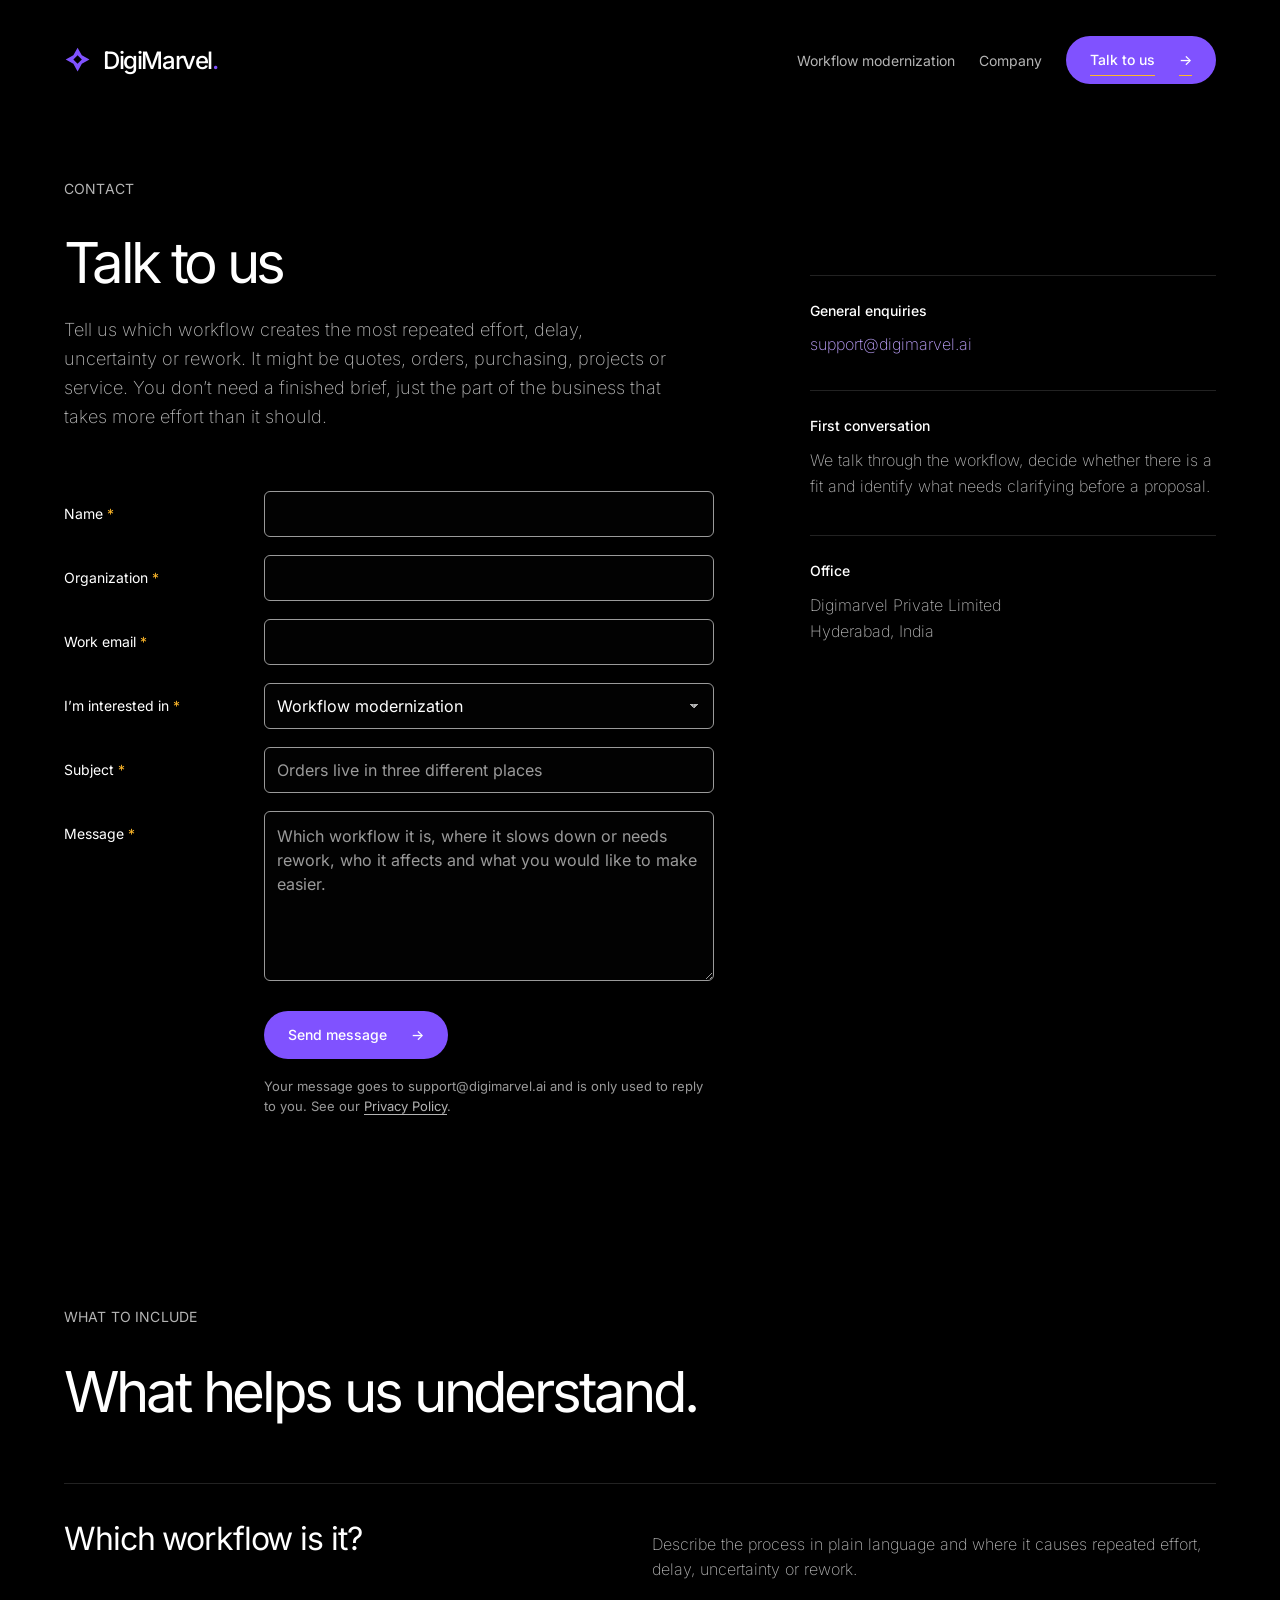
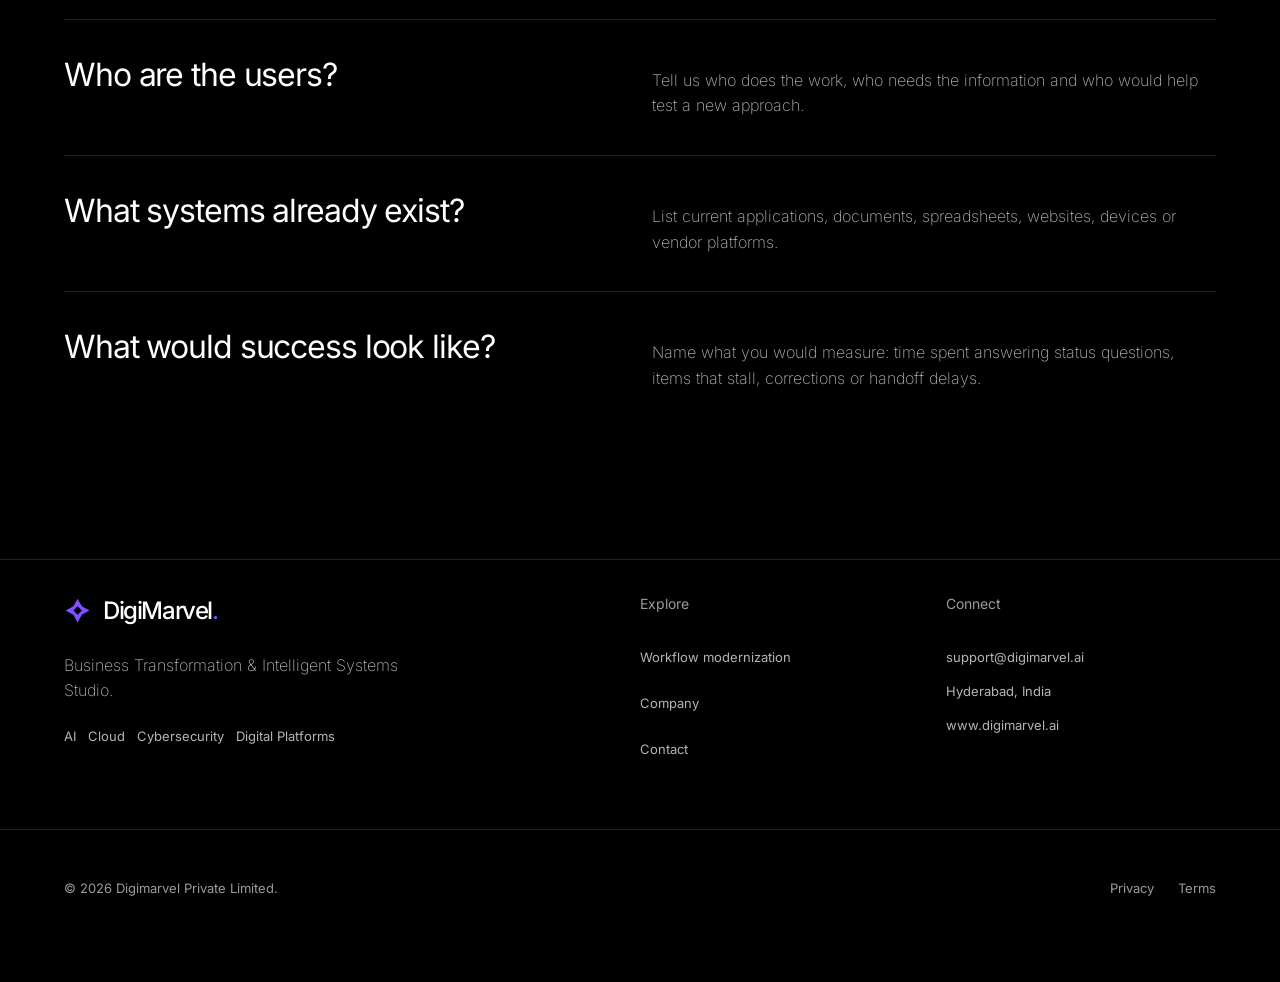
<file: contact.html>
<!DOCTYPE html>

<html lang="en">
<head>
<meta charset="utf-8"/>
<meta content="width=device-width, initial-scale=1" name="viewport"/>
<meta content="#000000" name="theme-color"/>
<meta content="Tell DigiMarvel which workflow creates repeated effort, delay or rework. Discuss workflow modernization, agent-enabled workflows, a software project or an AI idea." name="description"/>
<meta content="Talk to us | DigiMarvel" property="og:title"/>
<meta content="Tell DigiMarvel which workflow creates repeated effort, delay or rework. Discuss workflow modernization, agent-enabled workflows, a software project or an AI idea." property="og:description"/>
<meta content="website" property="og:type"/>
<meta content="assets/og-card.svg" property="og:image"/>
<link href="assets/favicon.svg" rel="icon" type="image/svg+xml"/>
<link href="site.webmanifest" rel="manifest"/>
<link as="font" crossorigin="" href="assets/inter-400.ttf" rel="preload" type="font/ttf"/><link href="assets/tokens.css?v=20261008-2" rel="stylesheet"/><link href="assets/base.css?v=20261008-2" rel="stylesheet"/><link href="assets/site.css?v=20261008-7" rel="stylesheet"/>
<title>Talk to us | DigiMarvel</title>
<script type="application/ld+json">
  {
    "@context": "https://schema.org",
    "@type": "Organization",
    "name": "Digimarvel Private Limited",
    "url": "https://www.digimarvel.ai",
    "email": "support@digimarvel.ai",
    "description": "DigiMarvel is a Business Transformation & Intelligent Systems Studio that helps growing businesses redesign how they operate, establish connected systems, and introduce AI agents that support and execute approved work.",
    "address": {
      "@type": "PostalAddress",
      "addressLocality": "Hyderabad",
      "addressCountry": "IN"
    }
  }
  </script>
</head>
<body class="">
<a class="skip-link" href="#main-content">Skip to content</a>
<header class="site-header" data-header="">
<div class="container nav-shell">
<a aria-label="DigiMarvel home" class="brand" href="index.html"><svg aria-hidden="true" viewbox="0 0 32 32"><path d="M16 2 21 11 30 16 21 21 16 30 11 21 2 16 11 11Z"></path><path class="mark-cut" d="m16 11 5 5-5 5-5-5Z"></path></svg>DigiMarvel<span class="brand-period">.</span></a>
<button aria-controls="primary-menu" aria-expanded="false" aria-label="Toggle navigation" class="menu-button" data-menu-button="" type="button">
<span></span><span></span><span></span>
</button>
<nav aria-label="Primary navigation" class="main-nav" data-menu="" id="primary-menu">
<a href="odoo.html">Workflow modernization</a>
<a href="about.html">Company</a>
<a aria-current="page" class="nav-action" href="contact.html">Talk to us <span>→</span></a>
</nav>
</div>
</header>
<main id="main-content">
<section class="talk-page">
<div class="container talk-grid">
<div class="talk-main">
<div class="talk-intro reveal">
<div class="kicker"><span></span> CONTACT</div>
<h1>Talk to us</h1>
<p>Tell us which workflow creates the most repeated effort, delay, uncertainty or rework. It might be quotes, orders, purchasing, projects or service. You don’t need a finished brief, just the part of the business that takes more effort than it should.</p>
</div>
<form action="api/contact.php" class="talk-form reveal delay-1" data-talk-form="" id="talk-form" method="post">
<div class="talk-row"><label for="talk-name">Name <abbr title="required">*</abbr></label><input autocomplete="name" id="talk-name" maxlength="100" name="name" required="" type="text"/></div>
<div class="talk-row"><label for="talk-org">Organization <abbr title="required">*</abbr></label><input autocomplete="organization" id="talk-org" maxlength="150" name="organization" required="" type="text"/></div>
<div class="talk-row"><label for="talk-email">Work email <abbr title="required">*</abbr></label><input autocomplete="email" id="talk-email" maxlength="254" name="email" required="" type="email"/></div>
<div class="talk-row"><label for="talk-topic">I’m interested in <abbr title="required">*</abbr></label><select id="talk-topic" name="topic" required=""><option>Workflow modernization</option><option>Agent-enabled workflows</option><option>Business foundations</option><option>A software project</option><option>A knowledge AI idea</option><option>Not sure yet</option></select></div>
<div class="talk-row"><label for="talk-subject">Subject <abbr title="required">*</abbr></label><input id="talk-subject" maxlength="120" name="subject" placeholder="Orders live in three different places" required="" type="text"/></div>
<div class="talk-row"><label for="talk-message">Message <abbr title="required">*</abbr></label><textarea id="talk-message" maxlength="5000" name="message" placeholder="Which workflow it is, where it slows down or needs rework, who it affects and what you would like to make easier." required="" rows="6"></textarea></div>
<div aria-hidden="true" class="talk-trap"><label for="talk-website">Leave this empty</label><input autocomplete="off" id="talk-website" name="website" tabindex="-1" type="text"/></div>
<div class="talk-row talk-submit"><span aria-hidden="true"></span><div><button class="button button-primary" type="submit">Send message <span aria-hidden="true">→</span></button><p aria-live="polite" class="talk-status" data-talk-status="" role="status"></p><p class="talk-status is-success" id="sent">Thank you. Your message is on its way and we’ll reply by email.</p><p class="talk-status is-error" id="send-failed">We couldn’t send your message. Please email <a href="mailto:support@digimarvel.ai">support@digimarvel.ai</a> instead.</p><p class="form-note">Your message goes to support@digimarvel.ai and is only used to reply to you. See our <a href="privacy.html">Privacy Policy</a>.</p></div></div>
</form>
</div>
<aside aria-label="Contact details" class="talk-aside reveal delay-2">
<div class="talk-detail"><h2>General enquiries</h2><a href="mailto:support@digimarvel.ai">support@digimarvel.ai</a></div>
<div class="talk-detail"><h2>First conversation</h2><p>We talk through the workflow, decide whether there is a fit and identify what needs clarifying before a proposal.</p></div>
<div class="talk-detail"><h2>Office</h2><p>Digimarvel Private Limited<br/>Hyderabad, India</p></div>
</aside>
</div>
</section>
<section class="section section-soft">
<div class="container faq">
<div class="section-heading reveal"><div><div class="section-label">WHAT TO INCLUDE</div><h2>What helps us understand.</h2></div></div>
<div class="faq-grid">
<article class="reveal"><h3>Which workflow is it?</h3><p>Describe the process in plain language and where it causes repeated effort, delay, uncertainty or rework.</p></article>
<article class="reveal delay-1"><h3>Who are the users?</h3><p>Tell us who does the work, who needs the information and who would help test a new approach.</p></article>
<article class="reveal delay-2"><h3>What systems already exist?</h3><p>List current applications, documents, spreadsheets, websites, devices or vendor platforms.</p></article>
<article class="reveal delay-3"><h3>What would success look like?</h3><p>Name what you would measure: time spent answering status questions, items that stall, corrections or handoff delays.</p></article>
</div>
</div>
</section>
</main>
<footer class="site-footer">
<div class="container footer-main">
<div class="footer-brand-column">
<a class="brand brand-footer" href="index.html"><svg aria-hidden="true" viewbox="0 0 32 32"><path d="M16 2 21 11 30 16 21 21 16 30 11 21 2 16 11 11Z"></path><path class="mark-cut" d="m16 11 5 5-5 5-5-5Z"></path></svg>DigiMarvel<span class="brand-period">.</span></a>
<p>Business Transformation &amp; Intelligent Systems Studio.</p>
<div class="footer-badges">
<span>AI</span><span>Cloud</span><span>Cybersecurity</span><span>Digital Platforms</span>
</div>
</div>
<div>
<h3>Explore</h3>
<a href="odoo.html">Workflow modernization</a>
<a href="about.html">Company</a>
<a href="contact.html">Contact</a>
</div>
<div>
<h3>Connect</h3>
<a href="mailto:support@digimarvel.ai">support@digimarvel.ai</a>
<span>Hyderabad, India</span>
<a href="https://www.digimarvel.ai">www.digimarvel.ai</a>
</div>
</div>
<div class="container footer-bottom">
<span>© <span data-year=""></span> Digimarvel Private Limited.</span>
<div><a href="privacy.html">Privacy</a><a href="terms.html">Terms</a></div>
</div>
</footer>
<script src="assets/site.js?v=20261008-4"></script>
</body>
</html>
</file>
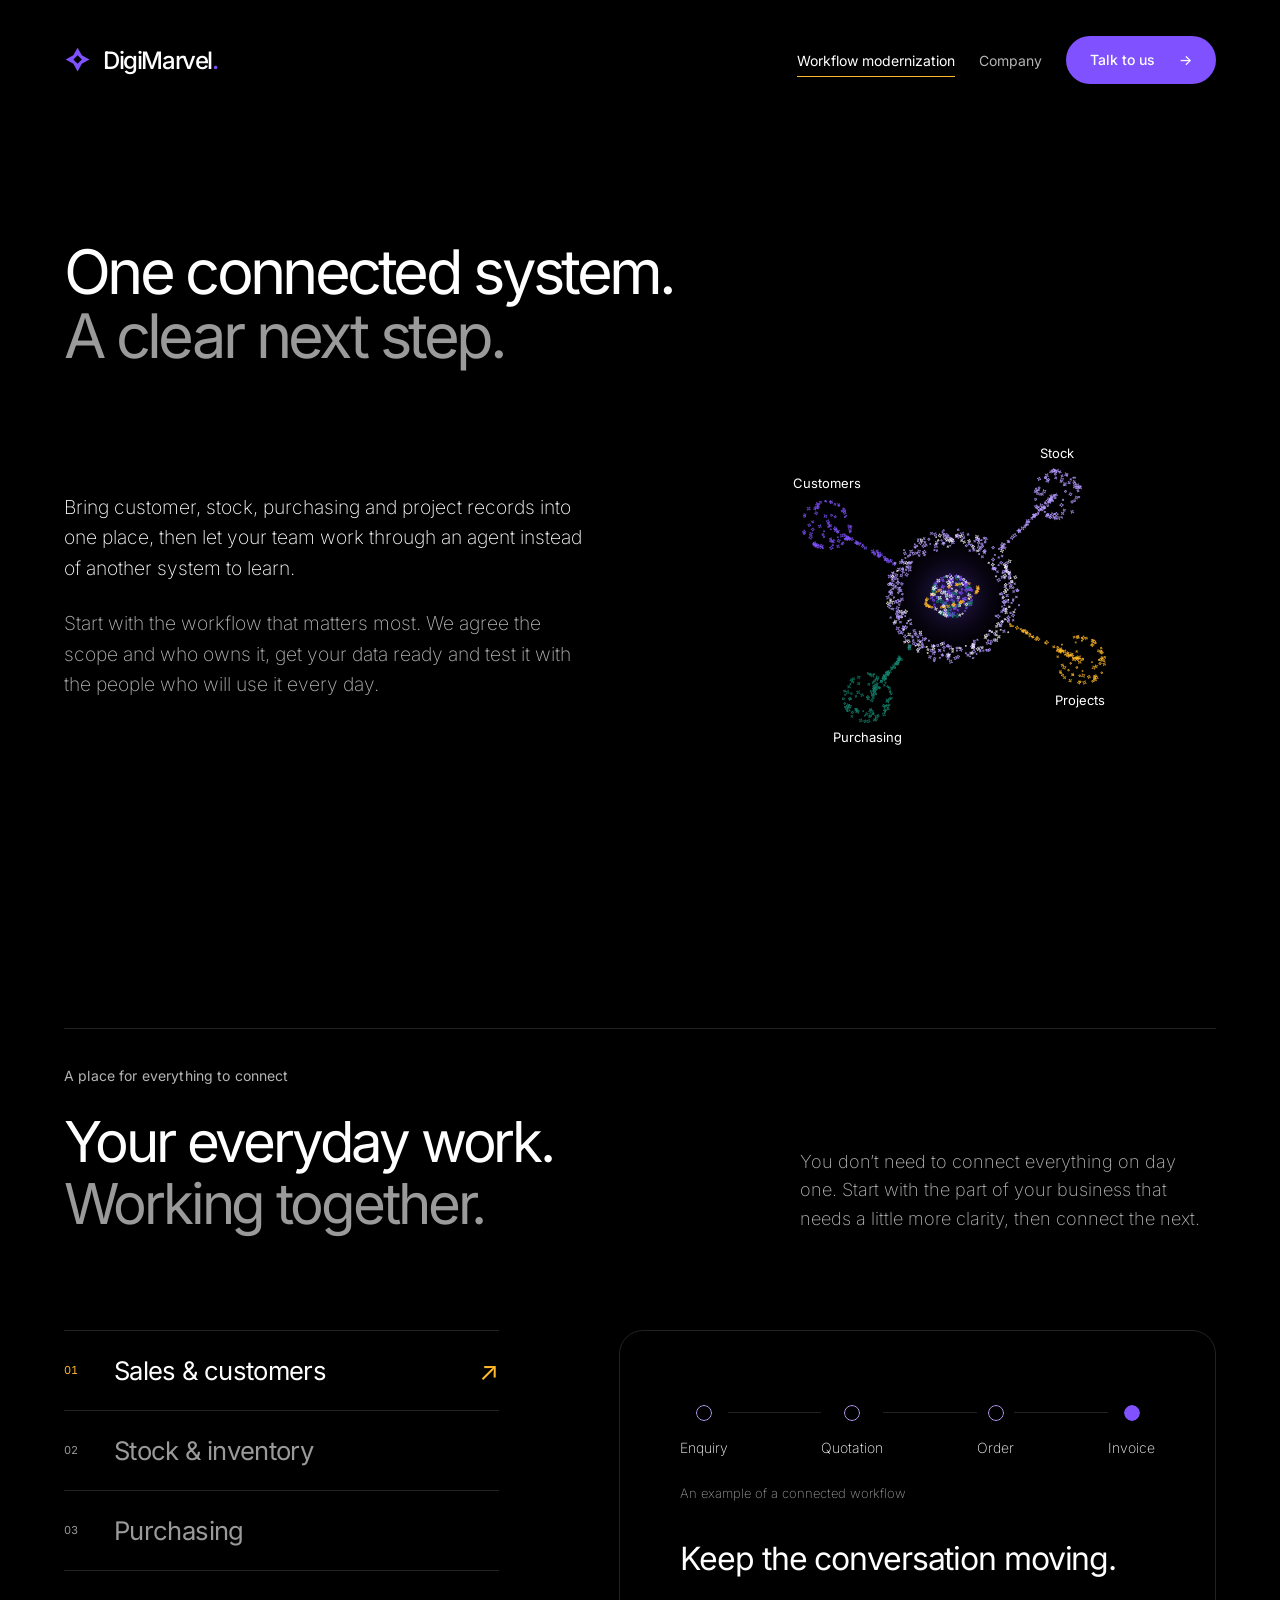
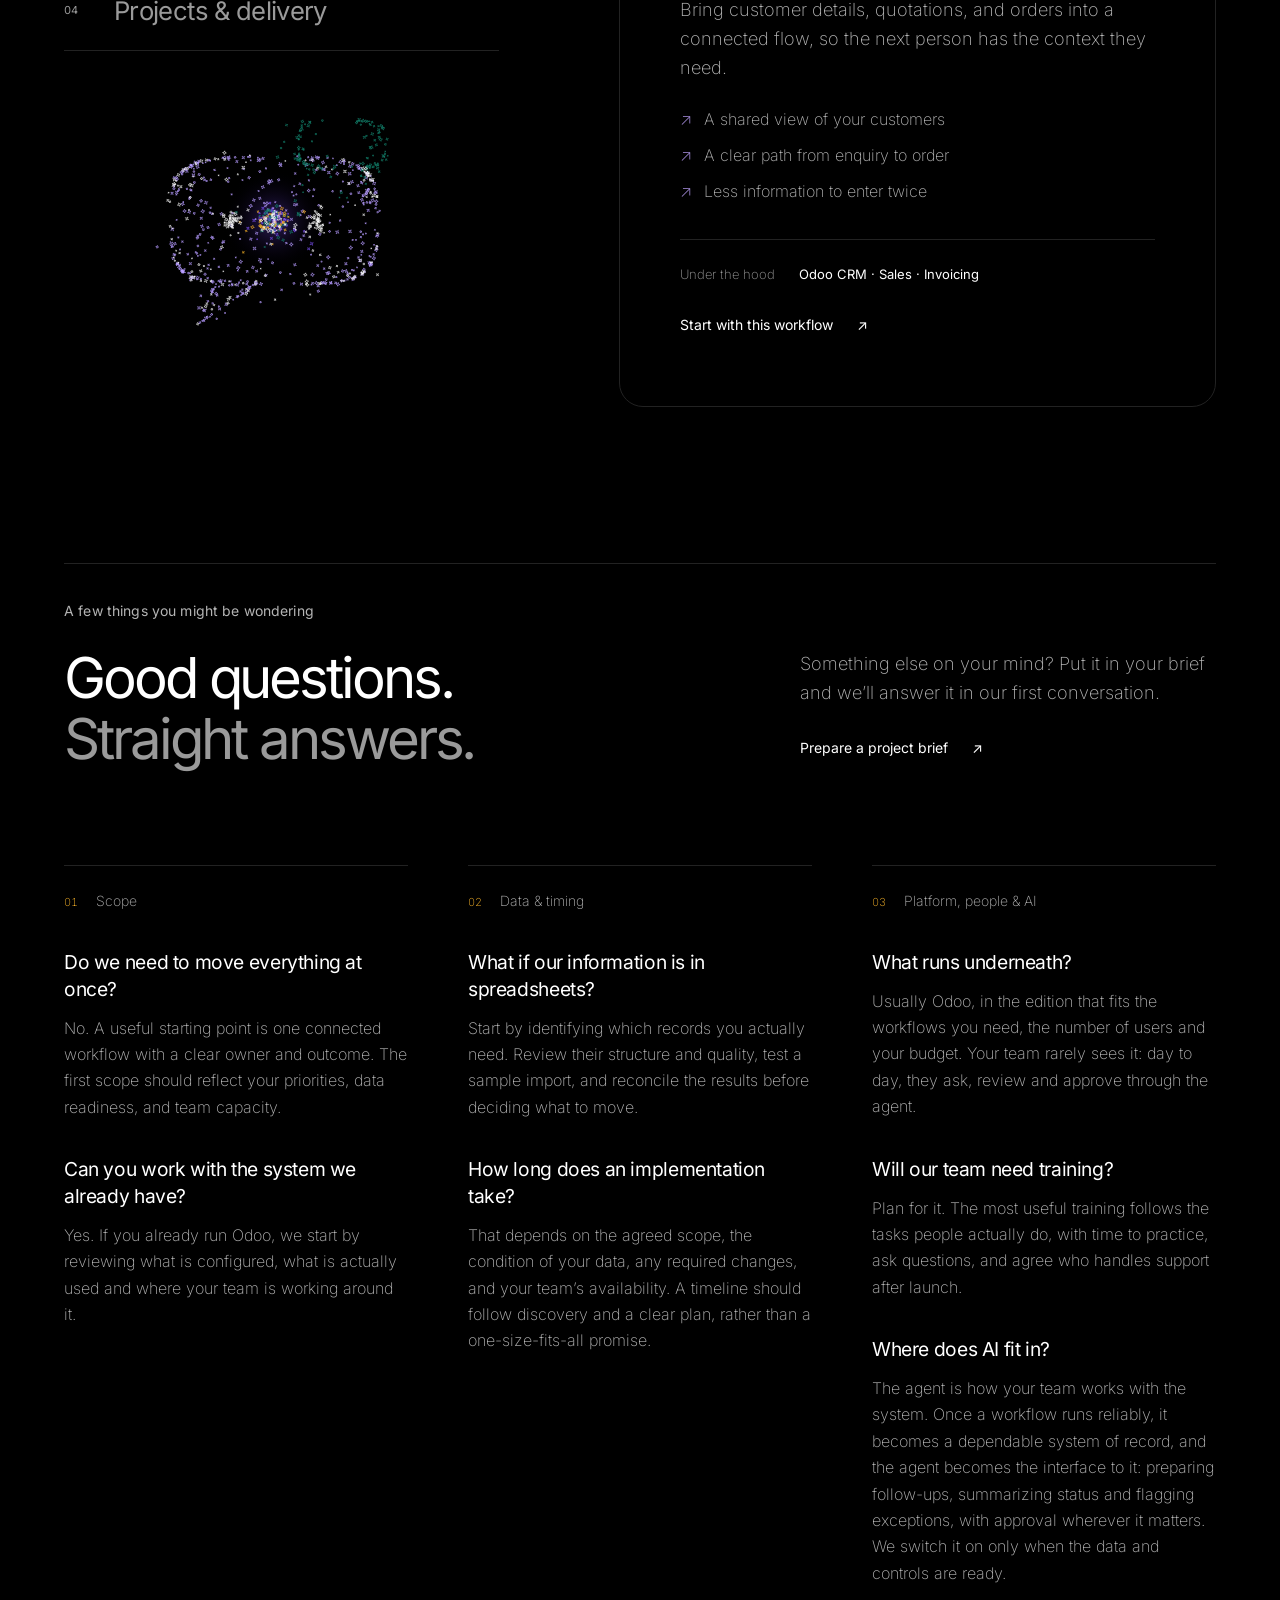
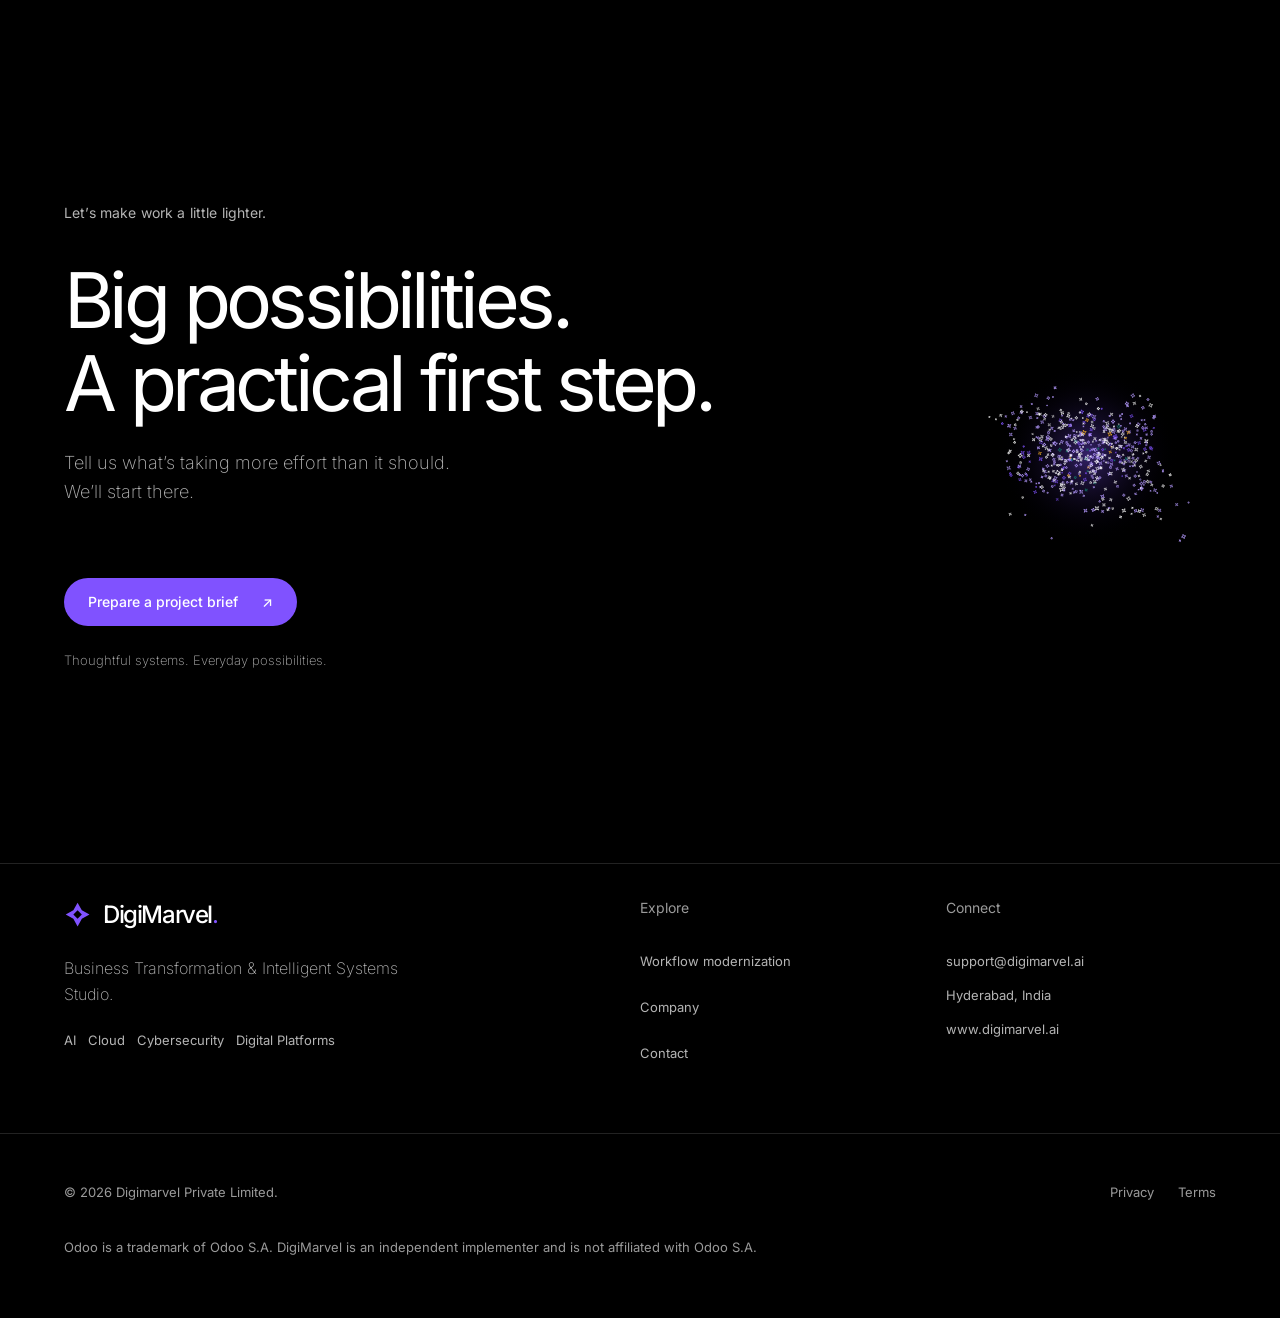
<file: odoo.html>
<!DOCTYPE html>

<html lang="en">
<head>
<meta charset="utf-8"/>
<meta content="width=device-width, initial-scale=1" name="viewport"/>
<meta content="#000000" name="theme-color"/>
<meta content="A thoughtful start to workflow modernization. DigiMarvel helps small businesses bring everyday workflows together, one practical step at a time." name="description"/>

<title>Workflow modernization | DigiMarvel</title>
<link href="assets/favicon.svg" rel="icon" type="image/svg+xml"/>
<link as="font" crossorigin="" href="assets/inter-400.ttf" rel="preload" type="font/ttf"/>
<link href="site.webmanifest" rel="manifest"/><link href="assets/tokens.css?v=20261008-2" rel="stylesheet"/><link href="assets/base.css?v=20261009-1" rel="stylesheet"/><link href="assets/site.css?v=20261008-7" rel="stylesheet"/><link href="assets/odoo.css?v=20261009-1" rel="stylesheet"/>
<script defer="" src="assets/stars.js?v=20261009-1"></script><script defer="" src="assets/odoo-stars.js?v=20261009-1"></script>
<script defer="" src="assets/odoo.js?v=20261009-1"></script><script defer="" src="assets/site.js?v=20261008-4"></script><meta content="Workflow modernization | DigiMarvel" property="og:title"/><meta content="A thoughtful start to workflow modernization. DigiMarvel helps small businesses bring everyday workflows together, one practical step at a time." property="og:description"/><meta content="website" property="og:type"/><meta content="assets/og-card.svg" property="og:image"/><script type="application/ld+json">{"@context": "https://schema.org", "@type": "FAQPage", "mainEntity": [{"@type": "Question", "name": "Do we need to move everything at once?", "acceptedAnswer": {"@type": "Answer", "text": "No. A useful starting point is one connected workflow with a clear owner and outcome. The first scope should reflect your priorities, data readiness, and team capacity."}}, {"@type": "Question", "name": "Can you work with the system we already have?", "acceptedAnswer": {"@type": "Answer", "text": "Yes. If you already run Odoo, we start by reviewing what is configured, what is actually used and where your team is working around it."}}, {"@type": "Question", "name": "What if our information is in spreadsheets?", "acceptedAnswer": {"@type": "Answer", "text": "Start by identifying which records you actually need. Review their structure and quality, test a sample import, and reconcile the results before deciding what to move."}}, {"@type": "Question", "name": "How long does an implementation take?", "acceptedAnswer": {"@type": "Answer", "text": "That depends on the agreed scope, the condition of your data, any required changes, and your team’s availability. A timeline should follow discovery and a clear plan, rather than a one-size-fits-all promise."}}, {"@type": "Question", "name": "What runs underneath?", "acceptedAnswer": {"@type": "Answer", "text": "Usually Odoo, in the edition that fits the workflows you need, the number of users and your budget. Your team rarely sees it: day to day, they ask, review and approve through the agent."}}, {"@type": "Question", "name": "Will our team need training?", "acceptedAnswer": {"@type": "Answer", "text": "Plan for it. The most useful training follows the tasks people actually do, with time to practice, ask questions, and agree who handles support after launch."}}]}</script>
</head>
<body class="odoo-page">
<a class="skip-link" href="#main">Skip to content</a>
<header class="site-header" data-header="">
<div class="container nav-shell">
<a aria-label="DigiMarvel home" class="brand" href="index.html"><svg aria-hidden="true" viewbox="0 0 32 32"><path d="M16 2 21 11 30 16 21 21 16 30 11 21 2 16 11 11Z"></path><path class="mark-cut" d="m16 11 5 5-5 5-5-5Z"></path></svg>DigiMarvel<span class="brand-period">.</span></a>
<button aria-controls="primary-menu" aria-expanded="false" aria-label="Toggle navigation" class="menu-button" data-menu-button="" type="button">
<span></span><span></span><span></span>
</button>
<nav aria-label="Primary navigation" class="main-nav" data-menu="" id="primary-menu">
<a aria-current="page" href="odoo.html">Workflow modernization</a>
<a href="about.html">Company</a>
<a class="nav-action" href="contact.html">Talk to us <span>→</span></a>
</nav>
</div>
</header>
<main id="main">
<section aria-labelledby="hero-title" class="hero wrap">
<div class="hero-copy">
<div class="hero-heading">
<h1 id="hero-title"><span class="hero-line">One connected system.</span> <span class="hero-line muted-heading">A clear next step.</span></h1></div>
<div class="hero-body">
<p class="hero-description">Bring customer, stock, purchasing and project records into one place, then let your team work through an agent instead of another system to learn.</p>
<p class="hero-detail">Start with the workflow that matters most. We agree the scope and who owns it, get your data ready and test it with the people who will use it every day.</p>
</div>
<figure aria-hidden="true" class="odoo-hero-art"><canvas></canvas></figure>
</div>
</section>
<section aria-labelledby="workflows-title" class="workflows wrap" id="workflows">
<div class="section-head"><div><p class="eyebrow">A place for everything to connect</p><h2 id="workflows-title">Your everyday work.<br/><span class="muted-heading">Working together.</span></h2></div><p class="section-lead">You don’t need to connect everything on day one. Start with the part of your business that needs a little more clarity, then connect the next.</p></div>
<div class="workflow-explorer">
<div class="workflow-side">
<div aria-label="Explore business workflows" aria-orientation="vertical" class="workflow-tabs" role="tablist">
<button aria-controls="workflow-panel" aria-selected="true" data-workflow="sales" id="tab-sales" role="tab" tabindex="0"><span class="tab-index">01</span><span class="tab-label">Sales &amp; customers</span><span aria-hidden="true">↗</span></button>
<button aria-controls="workflow-panel" aria-selected="false" data-workflow="stock" id="tab-stock" role="tab" tabindex="-1"><span class="tab-index">02</span><span class="tab-label">Stock &amp; inventory</span><span aria-hidden="true">↗</span></button>
<button aria-controls="workflow-panel" aria-selected="false" data-workflow="purchase" id="tab-purchase" role="tab" tabindex="-1"><span class="tab-index">03</span><span class="tab-label">Purchasing</span><span aria-hidden="true">↗</span></button>
<button aria-controls="workflow-panel" aria-selected="false" data-workflow="project" id="tab-project" role="tab" tabindex="-1"><span class="tab-index">04</span><span class="tab-label">Projects &amp; delivery</span><span aria-hidden="true">↗</span></button>
</div>
<figure aria-hidden="true" class="workflow-art"><canvas></canvas></figure>
</div>
<div aria-labelledby="tab-sales" class="workflow-panel" id="workflow-panel" role="tabpanel" tabindex="0">
<div aria-label="Example sales workflow" class="flow-diagram"><div class="flow-step"><span class="flow-dot"></span><span data-flow-step="">Enquiry</span></div><span aria-hidden="true" class="flow-line"></span><div class="flow-step"><span class="flow-dot"></span><span data-flow-step="">Quotation</span></div><span aria-hidden="true" class="flow-line"></span><div class="flow-step"><span class="flow-dot"></span><span data-flow-step="">Order</span></div><span aria-hidden="true" class="flow-line"></span><div class="flow-step"><span class="flow-dot"></span><span data-flow-step="">Invoice</span></div></div>
<p class="diagram-caption">An example of a connected workflow</p>
<h3 id="workflow-title">Keep the conversation moving.</h3><p id="workflow-description">Bring customer details, quotations, and orders into a connected flow, so the next person has the context they need.</p>
<ul class="check-list" id="workflow-benefits"><li>A shared view of your customers</li><li>A clear path from enquiry to order</li><li>Less information to enter twice</li></ul>
<div class="panel-foot"><p class="workflow-apps"><span>Under the hood</span><strong id="workflow-apps">Odoo CRM · Sales · Invoicing</strong></p><button class="text-link" data-open-brief="" type="button">Start with this workflow <span aria-hidden="true">↗</span></button></div>
</div>
</div>
</section>
<section aria-labelledby="faq-title" class="faq wrap" id="faq">
<div class="section-head"><div><p class="eyebrow">A few things you might be wondering</p><h2 id="faq-title">Good questions.<br/><span class="muted-heading">Straight answers.</span></h2></div><div class="section-lead"><p>Something else on your mind? Put it in your brief and we’ll answer it in our first conversation.</p><button class="text-link" data-open-brief="" type="button">Prepare a project brief <span aria-hidden="true">↗</span></button></div></div>
<div class="faq-groups">
<section aria-labelledby="faq-group-01" class="faq-group"><p class="faq-group-label" id="faq-group-01"><span class="tab-index">01</span>Scope</p>
<article class="faq-item"><h3>Do we need to move everything at once?</h3><p>No. A useful starting point is one connected workflow with a clear owner and outcome. The first scope should reflect your priorities, data readiness, and team capacity.</p></article>
<article class="faq-item"><h3>Can you work with the system we already have?</h3><p>Yes. If you already run Odoo, we start by reviewing what is configured, what is actually used and where your team is working around it.</p></article>
</section>
<section aria-labelledby="faq-group-02" class="faq-group"><p class="faq-group-label" id="faq-group-02"><span class="tab-index">02</span>Data &amp; timing</p>
<article class="faq-item"><h3>What if our information is in spreadsheets?</h3><p>Start by identifying which records you actually need. Review their structure and quality, test a sample import, and reconcile the results before deciding what to move.</p></article>
<article class="faq-item"><h3>How long does an implementation take?</h3><p>That depends on the agreed scope, the condition of your data, any required changes, and your team’s availability. A timeline should follow discovery and a clear plan, rather than a one-size-fits-all promise.</p></article>
</section>
<section aria-labelledby="faq-group-03" class="faq-group"><p class="faq-group-label" id="faq-group-03"><span class="tab-index">03</span>Platform, people &amp; AI</p>
<article class="faq-item"><h3>What runs underneath?</h3><p>Usually Odoo, in the edition that fits the workflows you need, the number of users and your budget. Your team rarely sees it: day to day, they ask, review and approve through the agent.</p></article>
<article class="faq-item"><h3>Will our team need training?</h3><p>Plan for it. The most useful training follows the tasks people actually do, with time to practice, ask questions, and agree who handles support after launch.</p></article>
<article class="faq-item"><h3>Where does AI fit in?</h3><p>The agent is how your team works with the system. Once a workflow runs reliably, it becomes a dependable system of record, and the agent becomes the interface to it: preparing follow-ups, summarizing status and flagging exceptions, with approval wherever it matters. We switch it on only when the data and controls are ready.</p></article>
</section>
</div>
</section>
<section class="closing-block wrap" id="contact"><div class="footer-message"><p class="eyebrow">Let’s make work a little lighter.</p><h2>Big possibilities.<br/>A practical first step.</h2><p>Tell us what’s taking more effort than it should.<br/>We’ll start there.</p><button class="button button-primary" data-open-brief="">Prepare a project brief <span aria-hidden="true">↗</span></button><p class="odoo-signoff">Thoughtful systems. Everyday possibilities.</p></div><figure aria-hidden="true" class="closing-art"><canvas></canvas></figure></section>
</main><footer class="site-footer">
<div class="container footer-main">
<div class="footer-brand-column">
<a class="brand brand-footer" href="index.html"><svg aria-hidden="true" viewbox="0 0 32 32"><path d="M16 2 21 11 30 16 21 21 16 30 11 21 2 16 11 11Z"></path><path class="mark-cut" d="m16 11 5 5-5 5-5-5Z"></path></svg>DigiMarvel<span class="brand-period">.</span></a>
<p>Business Transformation &amp; Intelligent Systems Studio.</p>
<div class="footer-badges">
<span>AI</span><span>Cloud</span><span>Cybersecurity</span><span>Digital Platforms</span>
</div>
</div>
<div>
<h3>Explore</h3>
<a href="odoo.html">Workflow modernization</a>
<a href="about.html">Company</a>
<a href="contact.html">Contact</a>
</div>
<div>
<h3>Connect</h3>
<a href="mailto:support@digimarvel.ai">support@digimarvel.ai</a>
<span>Hyderabad, India</span>
<a href="https://www.digimarvel.ai">www.digimarvel.ai</a>
</div>
</div>
<div class="container footer-bottom">
<span>© <span data-year=""></span> Digimarvel Private Limited.</span>
<div><a href="privacy.html">Privacy</a><a href="terms.html">Terms</a></div>
</div>
<p class="container footer-legal">Odoo is a trademark of Odoo S.A. DigiMarvel is an independent implementer and is not affiliated with Odoo S.A.</p>
</footer>
<dialog aria-describedby="brief-intro" aria-labelledby="brief-title" id="brief-dialog">
<button aria-label="Close project brief" class="dialog-close">×</button>
<p class="eyebrow">A good conversation starts here</p><h2 id="brief-title">What could<br/>work better?</h2><p id="brief-intro">Prepare a short project brief, download it, then email it to <a href="mailto:support@digimarvel.ai">support@digimarvel.ai</a>. Nothing is sent from this page.</p>
<form id="brief-form"><label for="business-name">Your business name</label><input autocomplete="organization" id="business-name" maxlength="120" name="business" placeholder="Your business" required=""/>
<label for="business-workflow">Where would you like to start?</label><select id="business-workflow" name="workflow"><option>Sales &amp; customers</option><option>Stock &amp; inventory</option><option>Purchasing</option><option>Projects &amp; delivery</option><option>Help me work that out</option></select>
<label for="business-challenge">What’s getting in the way?</label><textarea id="business-challenge" maxlength="2000" name="challenge" placeholder="For example, we enter each order in three different places." required="" rows="3"></textarea><p class="form-note">Your answers stay in this browser until you download them. Nothing is sent or stored on a server.</p><button class="button button-primary" id="download-brief" type="submit">Download brief <span aria-hidden="true">↓</span></button><p aria-live="polite" class="form-status" id="brief-status" role="status"></p>
</form>
</dialog>
</body>
</html>
</file>
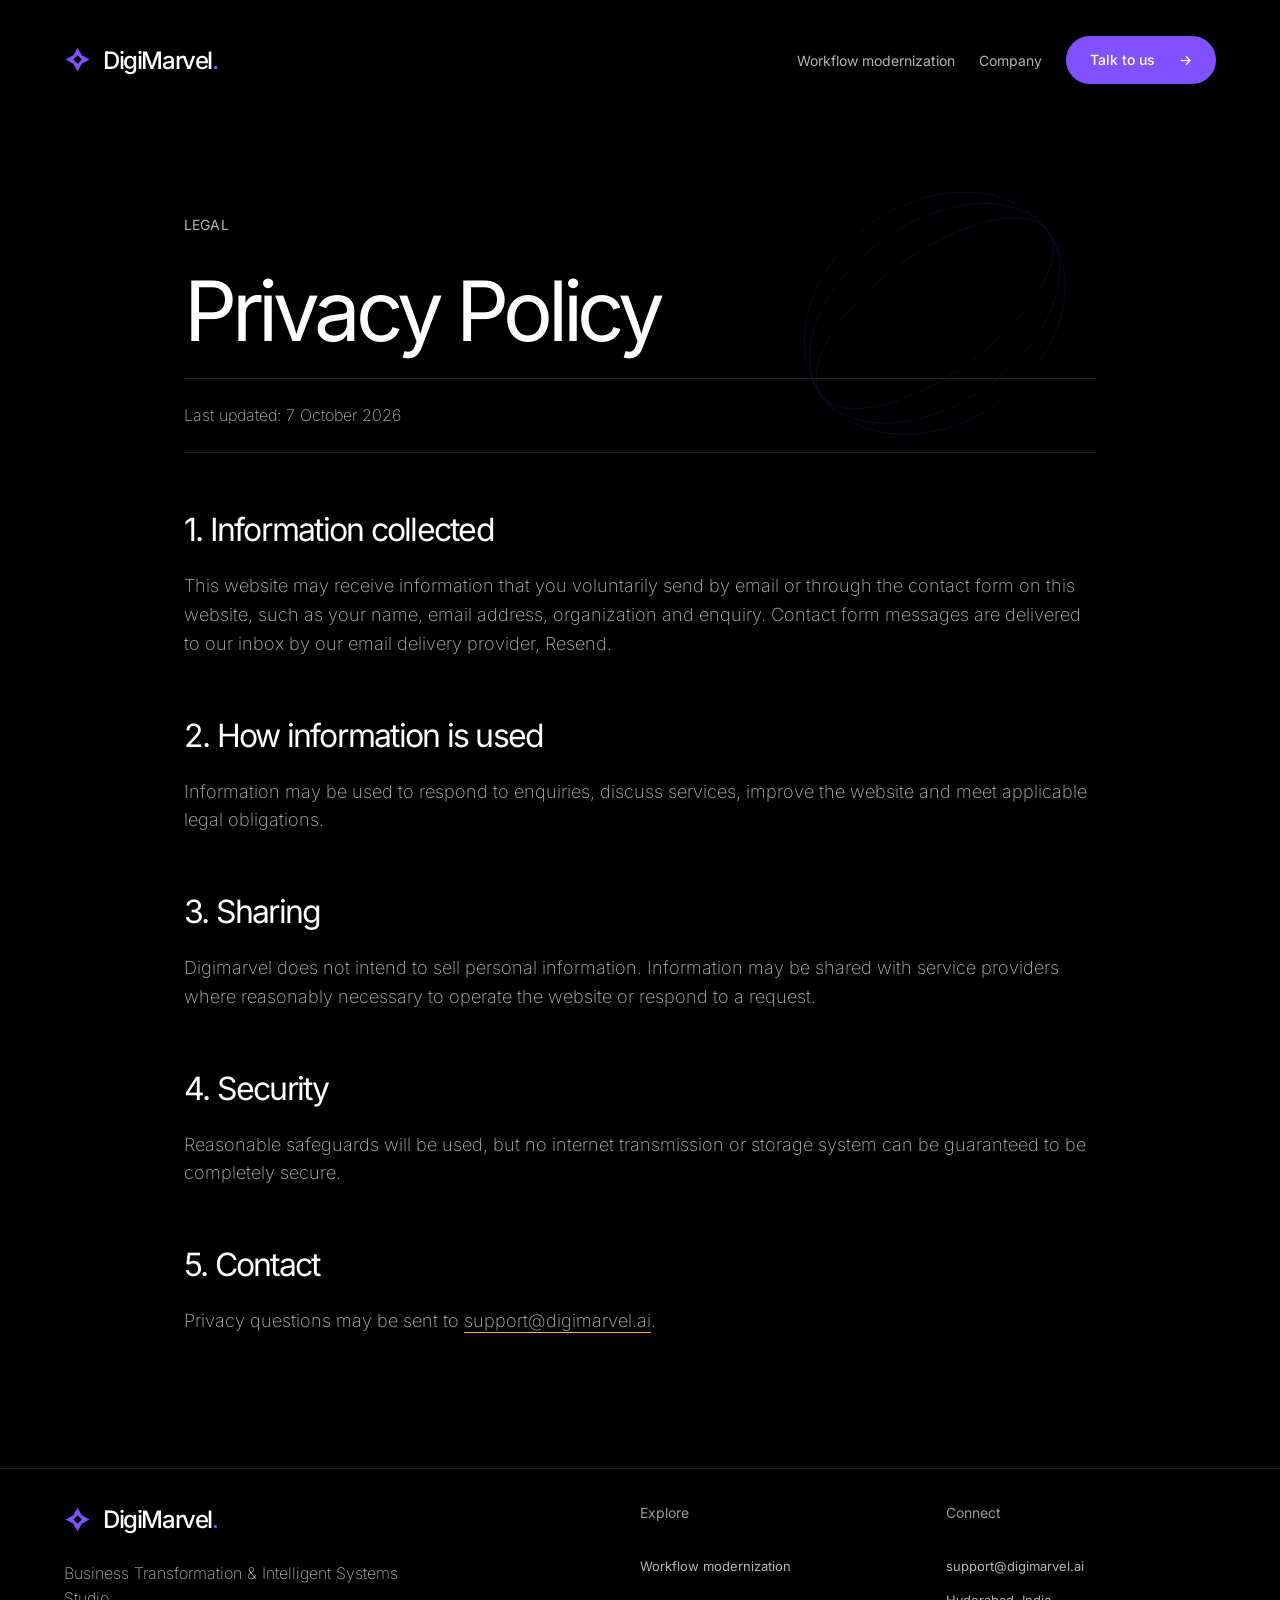
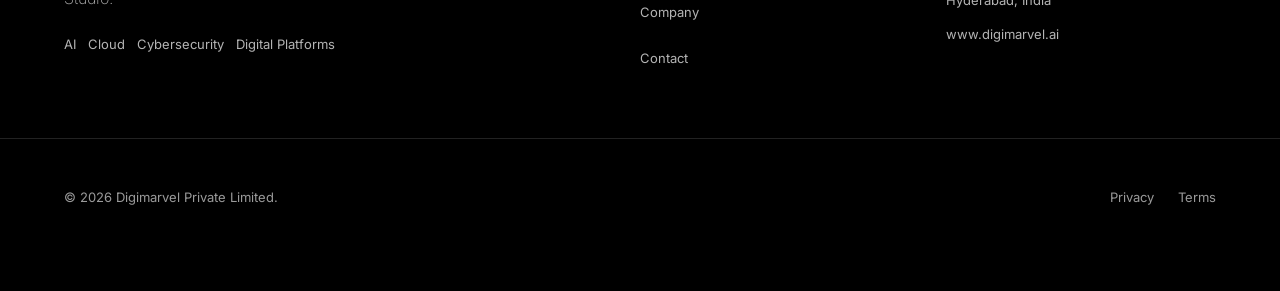
<file: privacy.html>
<!DOCTYPE html>

<html lang="en">
<head>
<meta charset="utf-8"/>
<meta content="width=device-width, initial-scale=1" name="viewport"/>
<meta content="#000000" name="theme-color"/>
<meta content="DigiMarvel website privacy policy." name="description"/>
<meta content="Privacy Policy | DigiMarvel" property="og:title"/>
<meta content="DigiMarvel website privacy policy." property="og:description"/>
<meta content="website" property="og:type"/>
<meta content="assets/og-card.svg" property="og:image"/>
<link href="assets/favicon.svg" rel="icon" type="image/svg+xml"/>
<link href="site.webmanifest" rel="manifest"/>
<link as="font" crossorigin="" href="assets/inter-400.ttf" rel="preload" type="font/ttf"/><link href="assets/tokens.css?v=20261008-2" rel="stylesheet"/><link href="assets/base.css?v=20261008-2" rel="stylesheet"/><link href="assets/site.css?v=20261008-7" rel="stylesheet"/>
<title>Privacy Policy | DigiMarvel</title>
<script type="application/ld+json">
  {
    "@context": "https://schema.org",
    "@type": "Organization",
    "name": "Digimarvel Private Limited",
    "url": "https://www.digimarvel.ai",
    "email": "support@digimarvel.ai",
    "description": "DigiMarvel is a Business Transformation & Intelligent Systems Studio that helps growing businesses redesign how they operate, establish connected systems, and introduce AI agents that support and execute approved work.",
    "address": {
      "@type": "PostalAddress",
      "addressLocality": "Hyderabad",
      "addressCountry": "IN"
    }
  }
  </script>
</head>
<body class="">
<a class="skip-link" href="#main-content">Skip to content</a>
<header class="site-header" data-header="">
<div class="container nav-shell">
<a aria-label="DigiMarvel home" class="brand" href="index.html"><svg aria-hidden="true" viewbox="0 0 32 32"><path d="M16 2 21 11 30 16 21 21 16 30 11 21 2 16 11 11Z"></path><path class="mark-cut" d="m16 11 5 5-5 5-5-5Z"></path></svg>DigiMarvel<span class="brand-period">.</span></a>
<button aria-controls="primary-menu" aria-expanded="false" aria-label="Toggle navigation" class="menu-button" data-menu-button="" type="button">
<span></span><span></span><span></span>
</button>
<nav aria-label="Primary navigation" class="main-nav" data-menu="" id="primary-menu">
<a href="odoo.html">Workflow modernization</a>
<a href="about.html">Company</a>
<a class="nav-action" href="contact.html">Talk to us <span>→</span></a>
</nav>
</div>
</header>
<main id="main-content">
<section class="legal-page"><div class="container narrow">
<div class="section-label">LEGAL</div><h1>Privacy Policy</h1>
<p class="legal-updated">Last updated: 7 October 2026</p>
<h2>1. Information collected</h2><p>This website may receive information that you voluntarily send by email or through the contact form on this website, such as your name, email address, organization and enquiry. Contact form messages are delivered to our inbox by our email delivery provider, Resend.</p>
<h2>2. How information is used</h2><p>Information may be used to respond to enquiries, discuss services, improve the website and meet applicable legal obligations.</p>
<h2>3. Sharing</h2><p>Digimarvel does not intend to sell personal information. Information may be shared with service providers where reasonably necessary to operate the website or respond to a request.</p>
<h2>4. Security</h2><p>Reasonable safeguards will be used, but no internet transmission or storage system can be guaranteed to be completely secure.</p>
<h2>5. Contact</h2><p>Privacy questions may be sent to <a href="mailto:support@digimarvel.ai">support@digimarvel.ai</a>.</p>
</div><svg aria-hidden="true" class="art-fallback" viewbox="0 0 600 600"><g fill="none" stroke="currentColor"><ellipse cx="310" cy="290" rx="210" ry="135" transform="rotate(-36 310 290)"></ellipse><ellipse cx="310" cy="290" rx="210" ry="90" transform="rotate(-36 310 290)"></ellipse><ellipse cx="310" cy="290" rx="210" ry="165" transform="rotate(-36 310 290)"></ellipse></g></svg></section>
</main>
<footer class="site-footer">
<div class="container footer-main">
<div class="footer-brand-column">
<a class="brand brand-footer" href="index.html"><svg aria-hidden="true" viewbox="0 0 32 32"><path d="M16 2 21 11 30 16 21 21 16 30 11 21 2 16 11 11Z"></path><path class="mark-cut" d="m16 11 5 5-5 5-5-5Z"></path></svg>DigiMarvel<span class="brand-period">.</span></a>
<p>Business Transformation &amp; Intelligent Systems Studio.</p>
<div class="footer-badges">
<span>AI</span><span>Cloud</span><span>Cybersecurity</span><span>Digital Platforms</span>
</div>
</div>
<div>
<h3>Explore</h3>
<a href="odoo.html">Workflow modernization</a>
<a href="about.html">Company</a>
<a href="contact.html">Contact</a>
</div>
<div>
<h3>Connect</h3>
<a href="mailto:support@digimarvel.ai">support@digimarvel.ai</a>
<span>Hyderabad, India</span>
<a href="https://www.digimarvel.ai">www.digimarvel.ai</a>
</div>
</div>
<div class="container footer-bottom">
<span>© <span data-year=""></span> Digimarvel Private Limited.</span>
<div><a href="privacy.html">Privacy</a><a href="terms.html">Terms</a></div>
</div>
</footer>
<script src="assets/site.js?v=20261008-4"></script>
</body>
</html>
</file>
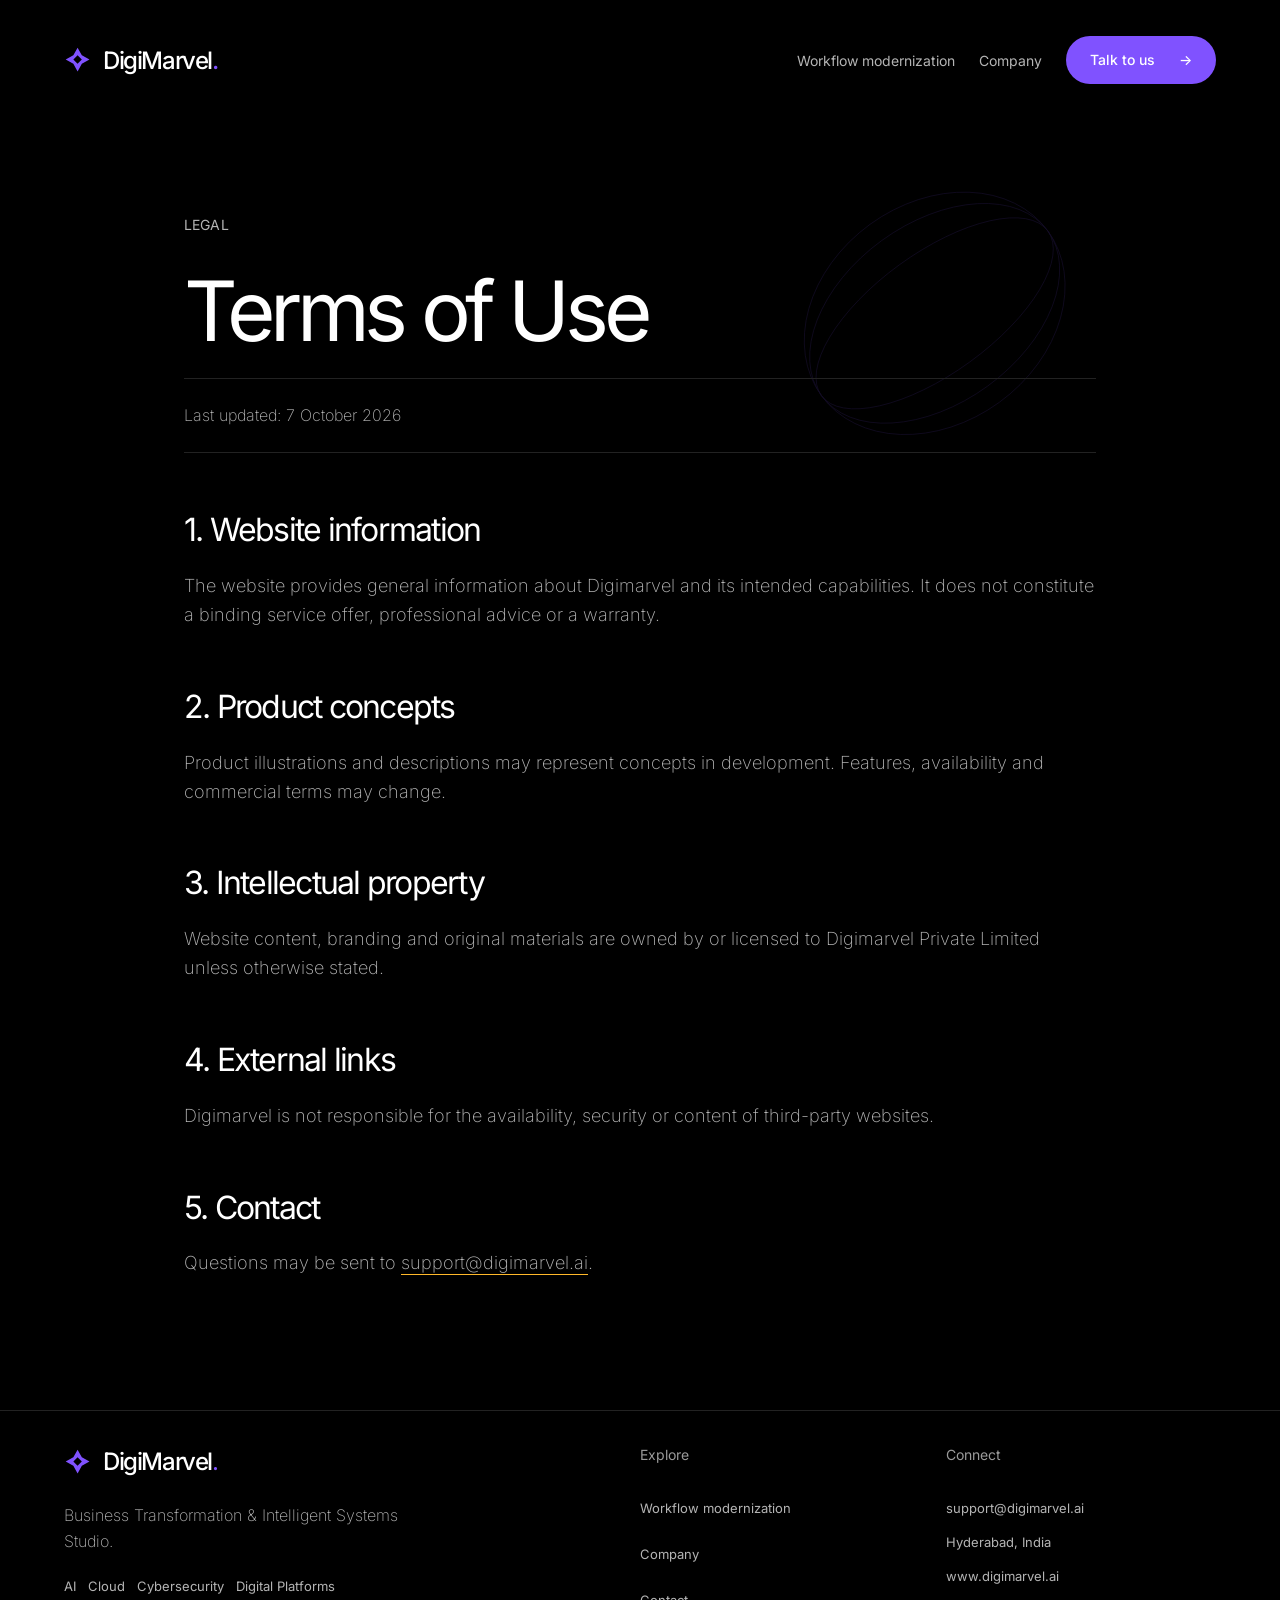
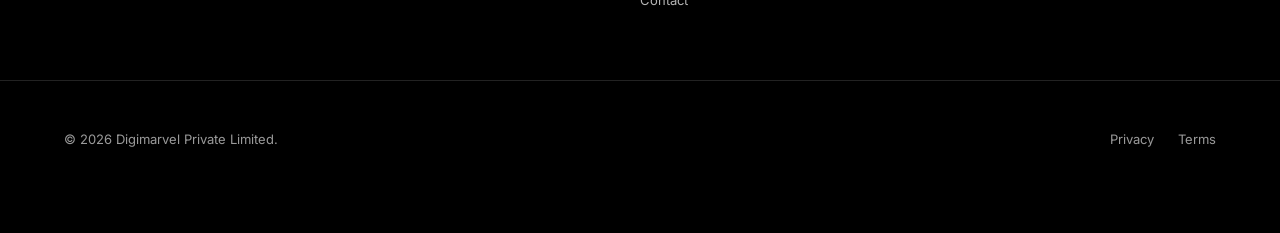
<file: terms.html>
<!DOCTYPE html>

<html lang="en">
<head>
<meta charset="utf-8"/>
<meta content="width=device-width, initial-scale=1" name="viewport"/>
<meta content="#000000" name="theme-color"/>
<meta content="DigiMarvel website terms of use." name="description"/>
<meta content="Terms of Use | DigiMarvel" property="og:title"/>
<meta content="DigiMarvel website terms of use." property="og:description"/>
<meta content="website" property="og:type"/>
<meta content="assets/og-card.svg" property="og:image"/>
<link href="assets/favicon.svg" rel="icon" type="image/svg+xml"/>
<link href="site.webmanifest" rel="manifest"/>
<link as="font" crossorigin="" href="assets/inter-400.ttf" rel="preload" type="font/ttf"/><link href="assets/tokens.css?v=20261008-2" rel="stylesheet"/><link href="assets/base.css?v=20261008-2" rel="stylesheet"/><link href="assets/site.css?v=20261008-7" rel="stylesheet"/>
<title>Terms of Use | DigiMarvel</title>
<script type="application/ld+json">
  {
    "@context": "https://schema.org",
    "@type": "Organization",
    "name": "Digimarvel Private Limited",
    "url": "https://www.digimarvel.ai",
    "email": "support@digimarvel.ai",
    "description": "DigiMarvel is a Business Transformation & Intelligent Systems Studio that helps growing businesses redesign how they operate, establish connected systems, and introduce AI agents that support and execute approved work.",
    "address": {
      "@type": "PostalAddress",
      "addressLocality": "Hyderabad",
      "addressCountry": "IN"
    }
  }
  </script>
</head>
<body class="">
<a class="skip-link" href="#main-content">Skip to content</a>
<header class="site-header" data-header="">
<div class="container nav-shell">
<a aria-label="DigiMarvel home" class="brand" href="index.html"><svg aria-hidden="true" viewbox="0 0 32 32"><path d="M16 2 21 11 30 16 21 21 16 30 11 21 2 16 11 11Z"></path><path class="mark-cut" d="m16 11 5 5-5 5-5-5Z"></path></svg>DigiMarvel<span class="brand-period">.</span></a>
<button aria-controls="primary-menu" aria-expanded="false" aria-label="Toggle navigation" class="menu-button" data-menu-button="" type="button">
<span></span><span></span><span></span>
</button>
<nav aria-label="Primary navigation" class="main-nav" data-menu="" id="primary-menu">
<a href="odoo.html">Workflow modernization</a>
<a href="about.html">Company</a>
<a class="nav-action" href="contact.html">Talk to us <span>→</span></a>
</nav>
</div>
</header>
<main id="main-content">
<section class="legal-page"><div class="container narrow">
<div class="section-label">LEGAL</div><h1>Terms of Use</h1>
<p class="legal-updated">Last updated: 7 October 2026</p>
<h2>1. Website information</h2><p>The website provides general information about Digimarvel and its intended capabilities. It does not constitute a binding service offer, professional advice or a warranty.</p>
<h2>2. Product concepts</h2><p>Product illustrations and descriptions may represent concepts in development. Features, availability and commercial terms may change.</p>
<h2>3. Intellectual property</h2><p>Website content, branding and original materials are owned by or licensed to Digimarvel Private Limited unless otherwise stated.</p>
<h2>4. External links</h2><p>Digimarvel is not responsible for the availability, security or content of third-party websites.</p>
<h2>5. Contact</h2><p>Questions may be sent to <a href="mailto:support@digimarvel.ai">support@digimarvel.ai</a>.</p>
</div><svg aria-hidden="true" class="art-fallback" viewbox="0 0 600 600"><g fill="none" stroke="currentColor"><ellipse cx="310" cy="290" rx="210" ry="135" transform="rotate(-36 310 290)"></ellipse><ellipse cx="310" cy="290" rx="210" ry="90" transform="rotate(-36 310 290)"></ellipse><ellipse cx="310" cy="290" rx="210" ry="165" transform="rotate(-36 310 290)"></ellipse></g></svg></section>
</main>
<footer class="site-footer">
<div class="container footer-main">
<div class="footer-brand-column">
<a class="brand brand-footer" href="index.html"><svg aria-hidden="true" viewbox="0 0 32 32"><path d="M16 2 21 11 30 16 21 21 16 30 11 21 2 16 11 11Z"></path><path class="mark-cut" d="m16 11 5 5-5 5-5-5Z"></path></svg>DigiMarvel<span class="brand-period">.</span></a>
<p>Business Transformation &amp; Intelligent Systems Studio.</p>
<div class="footer-badges">
<span>AI</span><span>Cloud</span><span>Cybersecurity</span><span>Digital Platforms</span>
</div>
</div>
<div>
<h3>Explore</h3>
<a href="odoo.html">Workflow modernization</a>
<a href="about.html">Company</a>
<a href="contact.html">Contact</a>
</div>
<div>
<h3>Connect</h3>
<a href="mailto:support@digimarvel.ai">support@digimarvel.ai</a>
<span>Hyderabad, India</span>
<a href="https://www.digimarvel.ai">www.digimarvel.ai</a>
</div>
</div>
<div class="container footer-bottom">
<span>© <span data-year=""></span> Digimarvel Private Limited.</span>
<div><a href="privacy.html">Privacy</a><a href="terms.html">Terms</a></div>
</div>
</footer>
<script src="assets/site.js?v=20261008-4"></script>
</body>
</html>
</file>
<file: assets/tokens.css>
/* Hallmark · design-system: DESIGN.md · supplied Dala reference adapted for DigiMarvel */
:root {
  color-scheme: dark;
  --color-paper: oklch(0% 0 0);
  --color-ink: oklch(100% 0 0);
  --color-muted: oklch(77% 0 0);
  --color-quiet: oklch(68.6% 0 0);
  --color-accent: oklch(58.8645% 0.241240 288.9742);
  --color-accent-hover: oklch(55% .235 292);
  --color-amber: oklch(82.8159% 0.162801 78.7304);
  --color-teal: oklch(54.9941% 0.098901 174.8344);
  --color-lilac: oklch(78% .15 295);
  --color-rule: oklch(25% 0 0);
  --color-focus: oklch(83% .17 80);
  --color-field: oklch(9% 0 0);
  --color-backdrop: oklch(0% 0 0 / .78);
  --color-error: oklch(82% .13 35);
  --color-success: oklch(85% .12 165);
  --font-display: 'Inter', ui-sans-serif, system-ui, sans-serif;
  --font-body: 'Inter', ui-sans-serif, system-ui, sans-serif;
  --space-xs: .375rem; --space-sm: .75rem; --space-md: 1.125rem; --space-lg: 1.5rem; --space-xl: 2.25rem; --space-2xl: 3.75rem; --space-3xl: 6rem; --space-4xl: 7.5rem;
  --text-small: .8125rem; --text-label: .875rem; --text-body: 1.125rem;
  --text-display: clamp(2.5rem, 6.5vw, 6.65rem); --text-heading: clamp(2.35rem, 4.4vw, 4.2rem); --text-subheading: clamp(1.45rem, 2.5vw, 2rem);
  --radius-button: 1.5rem; --radius-dialog: 1.5rem; --radius-field: .375rem;
  --rule-hair: 1px; --page-width: 80rem; --page-gutter: clamp(1.5rem, 5vw, 5rem);
  --ease-out: cubic-bezier(.16, 1, .3, 1); --ease-in: cubic-bezier(.7, 0, .84, 0); --ease-in-out: cubic-bezier(.65, 0, .35, 1);
  --dur-short: 160ms; --dur-medium: 280ms;
}
</file>
<file: assets/base.css>
/* Hallmark · macrostructure: Split Studio · tone: warm, approachable · anchor hue: violet · system: oo/DESIGN.md */
@font-face{font-family:Inter;src:url('inter-200.ttf') format('truetype');font-style:normal;font-weight:200;font-display:swap}
@font-face{font-family:Inter;src:url('inter-400.ttf') format('truetype');font-style:normal;font-weight:400;font-display:swap}
@font-face{font-family:Inter;src:url('inter-500.ttf') format('truetype');font-style:normal;font-weight:500;font-display:swap}
@font-face{font-family:Inter;src:url('inter-600.ttf') format('truetype');font-style:normal;font-weight:600;font-display:swap}
*{box-sizing:border-box}html{scroll-behavior:smooth;scroll-padding-top:var(--space-xl)}body{margin:0;background:var(--color-paper);color:var(--color-ink);font-family:var(--font-body);font-size:var(--text-body);font-weight:200;-webkit-font-smoothing:antialiased}button,input,select,textarea{font:inherit;font-weight:400}button,a,input,select,textarea{-webkit-tap-highlight-color:transparent}a{color:inherit;text-decoration:none}button{cursor:pointer}button:disabled{cursor:wait;opacity:.6}button:active,.button:active{transform:translateY(1px)}:focus-visible{outline:2px solid var(--color-focus);outline-offset:6px}::selection{background:var(--color-accent);color:var(--color-ink)}h1,h2,h3,p,figure{margin:0}h1,h2,h3{font-family:var(--font-display);font-weight:400;font-style:normal;min-width:0;overflow-wrap:break-word}h1{font-size:var(--text-display);line-height:1.02;letter-spacing:-.065em}h2{font-size:var(--text-heading);line-height:1.09;letter-spacing:-.055em}h3{font-size:var(--text-subheading);line-height:1.2;letter-spacing:-.035em}h1 em{font-style:normal}p{line-height:1.6}b,strong{font-weight:500}svg{display:block}.wrap,.container{max-width:calc(var(--page-width) + var(--page-gutter)*2);padding-inline:var(--page-gutter);margin-inline:auto}.narrow{max-width:65rem}.site-header,main,.site-footer{position:relative;z-index:1}.skip-link{position:fixed;top:1rem;left:1rem;z-index:10;padding:var(--space-sm);background:var(--color-accent);font-weight:400;transform:translateY(-200%)}.skip-link:focus{transform:none}.sr-only{position:absolute;width:1px;height:1px;padding:0;margin:-1px;overflow:hidden;clip-path:inset(50%);white-space:nowrap;border:0}.site-header{padding-block:var(--space-xl);background:var(--color-paper)}.nav-shell{display:flex;justify-content:space-between;align-items:center;gap:var(--space-xl)}.brand{display:inline-flex;align-items:center;font-size:1.5rem;letter-spacing:-.06em;font-weight:500;white-space:nowrap}.brand svg{width:1.7rem;height:1.7rem;margin-right:var(--space-sm);fill:var(--color-accent)}.brand .mark-cut{fill:var(--color-paper)}.brand-period{color:var(--color-accent)}.main-nav{display:flex;align-items:center;gap:var(--space-lg);font-size:var(--text-label);font-weight:400}.main-nav>a{min-height:2.75rem;display:inline-flex;align-items:center;color:var(--color-muted)}a:hover{color:var(--color-amber)}.main-nav>a[aria-current]{color:var(--color-ink);text-decoration:underline;text-decoration-color:var(--color-amber);text-underline-offset:.6rem}.button,.main-nav .nav-action{display:inline-flex;justify-content:center;align-items:center;gap:var(--space-lg);min-height:3rem;padding:.9rem 1.5rem;border:0;border-radius:var(--radius-button);font-size:var(--text-label);font-weight:500;line-height:1.3;text-align:center}.button-primary,.button-dark,.button-white,.main-nav .nav-action{background:var(--color-accent);color:var(--color-ink)}.button-primary:hover,.button-dark:hover,.button-white:hover,.main-nav .nav-action:hover{background:var(--color-accent-hover);color:var(--color-ink)}.button-ghost{border:1px solid var(--color-quiet);color:var(--color-ink)}.button-ghost:hover{border-color:var(--color-ink);color:var(--color-ink)}.menu-button{display:none;background:transparent;border:1px solid var(--color-rule);color:var(--color-ink);width:3rem;height:3rem;border-radius:50%;padding:.85rem}.menu-button span{display:block;height:1px;background:currentColor;margin:4px 0}.eyebrow,.kicker,.section-label,.status-pill{font-size:var(--text-label);font-weight:400;letter-spacing:.01em;color:var(--color-muted);margin-bottom:var(--space-xl)}.closing-block{position:relative;padding-block:var(--space-3xl) var(--space-4xl)}.closing-block>.container{border-top:1px solid var(--color-rule);padding-top:var(--space-3xl)}.footer-message{max-width:52rem;position:relative}.footer-message>.eyebrow{display:block}.footer-message h2{font-size:clamp(2.65rem,6vw,5.8rem);line-height:1.07;letter-spacing:-.06em}.footer-message>.button{margin-top:var(--space-xl)}.footer-message>p:not(.eyebrow){font-weight:200;color:var(--color-muted);margin-block:var(--space-lg) var(--space-xl)}.site-footer{padding-block:var(--space-xl)}.footer-main{display:grid;grid-template-columns:minmax(0,2fr) repeat(2,minmax(0,1fr));gap:var(--space-xl);padding-block:var(--space-xl) var(--space-2xl);border-top:1px solid var(--color-rule)}.footer-main h3{font-size:var(--text-label);color:var(--color-quiet);letter-spacing:0;margin-bottom:var(--space-md)}.footer-main>div:not(:first-child){display:flex;flex-direction:column;align-items:flex-start;gap:var(--space-xs)}.footer-main>div:not(:first-child)>a{display:inline-flex;align-items:center;min-height:2.5rem}.footer-main a:not(.brand),.footer-main span{font-size:var(--text-small);color:var(--color-muted);font-weight:400;overflow-wrap:anywhere}.footer-main a:hover{color:var(--color-amber)}.footer-brand-column p{max-width:23rem;margin-top:var(--space-lg);color:var(--color-muted);font-size:1rem}.footer-badges{display:flex;flex-wrap:wrap;gap:var(--space-sm);margin-top:var(--space-lg)}.footer-bottom{border-top:1px solid var(--color-rule);padding-block:var(--space-xl);display:flex;justify-content:space-between;align-items:center;gap:var(--space-lg);color:var(--color-quiet);font-weight:400;font-size:var(--text-small)}.footer-bottom div{display:flex;gap:var(--space-lg)}.footer-bottom a{min-height:2.75rem;display:inline-flex;align-items:center}.art-fallback{position:absolute;inset:0;width:100%;height:100%;color:var(--color-accent);opacity:.4;pointer-events:none}input,select,textarea{display:block;width:100%;min-width:0;min-height:2.75rem;border:1px solid var(--color-quiet);border-radius:var(--radius-field);background:var(--color-field);color:var(--color-ink);padding:var(--space-sm);font-size:1rem}textarea{resize:vertical;line-height:1.5}input::placeholder,textarea::placeholder{color:var(--color-quiet)}.form-note{font-size:var(--text-small);line-height:1.5;color:var(--color-quiet);margin-block:var(--space-md) var(--space-lg);font-weight:400}[hidden]{display:none!important}
@media(max-width:63.99rem){.menu-button{display:block}.nav-shell{flex-wrap:wrap}.main-nav{display:none;width:100%;flex-direction:column;align-items:stretch;gap:var(--space-sm);padding-top:var(--space-lg);border-top:1px solid var(--color-rule)}.main-nav.open{display:flex}.main-nav>a{padding:var(--space-sm) 0}.footer-main{grid-template-columns:repeat(2,minmax(0,1fr))}.footer-brand-column{grid-column:1/-1}.footer-message{max-width:100%}}
@media(max-width:35rem){.footer-main{grid-template-columns:minmax(0,1fr)}.footer-bottom{flex-direction:column;align-items:flex-start}.button{white-space:normal}.brand{font-size:1.35rem}.closing-block{padding-block:var(--space-2xl) var(--space-3xl)}}
@media(prefers-reduced-motion:reduce){html{scroll-behavior:auto}*,*:before,*:after{animation:none!important;transition:none!important}}
@media print{.art-controls,.menu-button{display:none!important}}
.footer-legal{margin-top:calc(var(--space-sm)*-1);padding-bottom:var(--space-lg);color:var(--color-quiet);font-size:var(--text-small);font-weight:400;line-height:1.5}.form-note a{color:var(--color-muted);text-decoration:underline;text-underline-offset:.2em}
.footer-main .brand-period{font-size:inherit;color:var(--color-accent)}
</file>
<file: assets/site.css>
/* Hallmark · macrostructure: ruled narrative · tone: warm, approachable · anchor hue: violet · source copy: V2 */
.hero-home{padding-block:var(--space-2xl) var(--space-3xl);position:relative}.hero-grid{display:grid;grid-template-columns:minmax(0,1fr);gap:var(--space-xl)}.hero-copy{position:relative;z-index:2}.hero-intro{max-width:38rem;margin-top:var(--space-xl);font-size:1.25rem;color:var(--color-muted)}.hero-actions{display:flex;flex-wrap:wrap;gap:var(--space-md);margin-block:var(--space-xl)}.hero-proof{display:flex;flex-wrap:wrap;gap:var(--space-xl);margin-top:var(--space-xl)}.hero-proof>div{display:flex;align-items:flex-start;gap:var(--space-sm);max-width:10rem;font-size:var(--text-small);line-height:1.5}.hero-proof strong{color:var(--color-amber);font-size:var(--text-small)}.hero-proof span{color:var(--color-quiet)}.hero-noise{display:none}.hero-art{height:24rem;position:relative;isolation:isolate;min-width:0}.hero-art canvas{position:absolute;inset:0;width:100%;height:100%}.hero-art.is-rendered .art-fallback{display:none}.art-labels{position:absolute;inset:0;pointer-events:none}.art-label{position:absolute;top:0;left:0;display:flex;align-items:baseline;gap:.5rem;font-size:var(--text-small);color:var(--color-muted);white-space:nowrap;opacity:0}.art-label b{font-weight:400;font-size:.6875rem;color:var(--color-quiet)}.art-label.is-current,.art-label.is-hover{color:var(--color-ink)}.art-label.is-current b{color:var(--color-amber)}.art-controls{position:absolute;left:0;right:0;bottom:0;display:flex;align-items:center;justify-content:space-between;gap:var(--space-sm)}.art-workflows{display:flex;flex-wrap:wrap}.art-workflows button{position:relative;min-height:2.75rem;padding:0 .5rem;border:0;background:none;color:var(--color-quiet);font-size:var(--text-small);font-weight:400}.art-workflows button:hover,.art-workflows button[aria-pressed=true]{color:var(--color-ink)}.art-workflows button[aria-pressed=true]:before,.art-workflows button[aria-pressed=true]:after{content:'';position:absolute;left:.5rem;right:.5rem;bottom:.55rem;height:1px;background:var(--color-rule)}.art-workflows button[aria-pressed=true]:after{background:var(--color-amber);transform:scaleX(var(--progress,1));transform-origin:left}.hero-art:not(.is-playing) .art-workflows button:after{transform:none}.motion-control{flex:none;border:1px solid var(--color-rule);background:var(--color-paper);color:var(--color-muted);width:2.75rem;height:2.75rem;border-radius:50%;font-size:1rem}.motion-control:hover{color:var(--color-ink);border-color:var(--color-muted)}.signal-strip{border-block:1px solid var(--color-rule);padding-block:var(--space-lg);margin-inline:var(--page-gutter)}.signal-track{display:flex;flex-wrap:wrap;gap:var(--space-sm) var(--space-lg);justify-content:center;font-size:var(--text-small);font-weight:400;color:var(--color-quiet);align-items:center}.signal-track i{width:3px;height:3px;background:var(--color-amber);border-radius:50%}.section{padding-block:var(--space-3xl)}.split-intro,.story-grid{display:grid;gap:var(--space-lg)}.split-intro h2{max-width:60rem}.lead{font-size:1.25rem;color:var(--color-muted);margin-top:var(--space-lg)}.lifecycle{display:grid;grid-template-columns:repeat(4,minmax(0,1fr));gap:var(--space-xl);margin-top:var(--space-2xl)}.lifecycle-item{border-top:1px solid var(--color-rule);padding-top:var(--space-lg)}.lifecycle-item>span{color:var(--color-amber);font-size:var(--text-small);font-weight:400}.lifecycle-item b{display:block;font-size:var(--text-subheading);margin-block:var(--space-md)}.lifecycle-item p{font-size:1rem;color:var(--color-muted)}.lifecycle-arrow{display:none}.section-heading{display:flex;justify-content:space-between;align-items:flex-end;gap:var(--space-2xl);margin-bottom:var(--space-2xl)}.section-heading>div{max-width:48rem}.section-heading>p{max-width:25rem;color:var(--color-muted)}.capability-grid,.solution-teasers,.values-grid,.mission-grid,.engagement-grid,.faq-grid{display:flex;flex-direction:column}.capability-card,.teaser,.value-card,.engagement-grid>article,.faq-grid>article{border-top:1px solid var(--color-rule);padding-block:var(--space-xl);display:grid;grid-template-columns:3rem minmax(0,1fr) minmax(0,1fr) auto;gap:var(--space-lg);align-items:baseline}.capability-card .card-top{display:flex;gap:var(--space-sm);align-items:center}.card-top>span,.teaser>span,.value-card>span,.engagement-grid>article>span{color:var(--color-amber);font-size:var(--text-small);font-weight:400}.card-top i{display:none}.capability-card p,.teaser p,.value-card p,.engagement-grid p,.faq-grid p{color:var(--color-muted);font-size:1rem}.capability-card a,.teaser a,.text-arrow{font-weight:400;font-size:var(--text-label);color:var(--color-muted);line-height:1.6}.text-arrow{display:block;margin-top:var(--space-lg)}.capability-card a:hover,.teaser a:hover,.text-arrow:hover{color:var(--color-amber)}.solution-teasers{margin-top:var(--space-2xl)}.page-hero{padding-block:var(--space-3xl);position:relative}.page-hero>.container{position:relative;z-index:1}.page-hero .art-fallback,.legal-page>.art-fallback{left:auto;right:var(--page-gutter);width:45%;opacity:.15;z-index:0}.page-hero p{max-width:45rem;color:var(--color-muted);margin-top:var(--space-xl)}.detail-grid{display:grid;grid-template-columns:8rem minmax(0,1fr);gap:var(--space-2xl);border-top:1px solid var(--color-rule);padding-top:var(--space-2xl)}.detail-index{display:flex;gap:var(--space-lg);align-items:flex-start;color:var(--color-amber);font-size:var(--text-label);font-weight:400}.detail-index i{font-style:normal;font-size:var(--text-subheading)}.detail-columns{display:grid;grid-template-columns:repeat(2,minmax(0,1fr));gap:var(--space-2xl);margin-top:var(--space-xl)}.detail-columns h3{font-size:1.25rem;margin-bottom:var(--space-md)}.detail-columns ul{list-style:none;padding:0;margin:0}.detail-columns li{border-top:1px solid var(--color-rule);padding-block:var(--space-sm);font-size:1rem;color:var(--color-muted);line-height:1.6}.detail-columns li:before{content:'↗';color:var(--color-amber);margin-right:var(--space-sm)}.engagement{display:grid;grid-template-columns:minmax(0,1fr) minmax(0,1.4fr);gap:var(--space-2xl)}.engagement-grid>article{grid-template-columns:2rem minmax(0,1fr)}.engagement-grid p{grid-column:2}.solution-detail-grid{display:grid;grid-template-columns:minmax(0,1fr) minmax(0,1fr);gap:var(--space-2xl);align-items:center;border-top:1px solid var(--color-rule);padding-top:var(--space-2xl)}.solution-detail-grid.reverse>.solution-copy{order:2}.solution-copy>.odoo-intro{color:var(--color-muted);margin-top:var(--space-lg)}.solution-tags,.security-rings{display:flex;flex-wrap:wrap;gap:var(--space-sm) var(--space-lg);margin-top:var(--space-xl);font-size:var(--text-label);font-weight:400;color:var(--color-muted)}.solution-tags span,.security-rings span{border-bottom:1px solid var(--color-rule);padding-block:var(--space-sm)}.security-rings span:before{content:'◦';margin-right:var(--space-sm);color:var(--color-amber)}.knowledge-flow{display:grid;grid-template-columns:minmax(0,1fr) 1.5rem minmax(0,1.1fr) 1.5rem minmax(0,1fr);gap:var(--space-xs);align-items:center}.flow-source,.flow-output{display:flex;flex-direction:column;gap:var(--space-md);text-align:center;font-size:var(--text-small);font-weight:400}.flow-source span,.flow-output span{border-bottom:1px solid var(--color-rule);padding-block:var(--space-xs)}.flow-source b,.flow-output b{color:var(--color-quiet);font-size:.7rem}.knowledge-flow .flow-line{display:flex;gap:3px}.knowledge-flow .flow-line i{width:3px;height:3px;background:var(--color-amber);border-radius:50%}.flow-core{border:1px solid var(--color-rule);border-radius:50%;aspect-ratio:1;display:flex;flex-direction:column;align-items:center;justify-content:center;gap:var(--space-xs)}.flow-core strong{font-size:var(--text-subheading)}.flow-core small{font-size:.6rem;text-align:center;line-height:1.5;color:var(--color-muted)}.before-after{display:grid;grid-template-columns:minmax(0,1fr) auto minmax(0,1fr);gap:var(--space-lg);align-items:center;margin-top:var(--space-xl)}.before-after>div{border-top:1px solid var(--color-rule);padding-top:var(--space-lg)}.before-after small{color:var(--color-amber);font-size:var(--text-small);font-weight:400}.before-after p{font-size:1rem;color:var(--color-muted);margin-top:var(--space-sm)}.before-after>span{color:var(--color-amber)}.workflow-board{display:grid;grid-template-columns:repeat(3,minmax(0,1fr));gap:var(--space-lg);align-self:start;padding-top:var(--space-xl)}.board-column>b{font-size:var(--text-label);display:block;color:var(--color-amber);padding-bottom:var(--space-md)}.board-column>span{display:block;border-top:1px solid var(--color-rule);padding-block:var(--space-lg);font-size:var(--text-small);font-weight:400;line-height:1.6;color:var(--color-muted)}.board-column .priority:before{content:'•';color:var(--color-amber);margin-right:var(--space-xs)}.maturity-header{display:flex;flex-wrap:wrap;justify-content:space-between;gap:var(--space-lg);padding-block:var(--space-lg);border-top:1px solid var(--color-rule)}.maturity-header b{font-size:var(--text-label)}.maturity-header>span{font-size:var(--text-small);color:var(--color-amber);font-weight:400}.maturity-row{display:grid;grid-template-columns:2rem minmax(0,1fr) auto;gap:var(--space-sm);align-items:center;padding-block:var(--space-xl);border-top:1px solid var(--color-rule)}.maturity-row>span{color:var(--color-amber);font-size:var(--text-small);font-weight:400}.maturity-row small{display:block;color:var(--color-muted);font-size:var(--text-small);margin-top:var(--space-sm)}.maturity-row i{font-style:normal;color:var(--color-teal)}.story-copy p{margin-top:var(--space-lg);color:var(--color-muted)}.mission-card{border-top:1px solid var(--color-rule);padding-block:var(--space-xl);display:grid;grid-template-columns:8rem minmax(0,1fr);gap:var(--space-xl)}.mission-card>span{font-size:var(--text-label);font-weight:400;color:var(--color-amber)}.value-card{grid-template-columns:3rem minmax(0,1fr) minmax(0,1fr)}.company-map{display:grid;grid-template-columns:minmax(0,1fr) minmax(0,1fr);gap:var(--space-2xl)}.company-map p{margin-top:var(--space-lg);color:var(--color-muted)}.map-grid{display:flex;flex-direction:column}.map-grid>span{font-size:1rem;padding-block:var(--space-md);border-top:1px solid var(--color-rule);color:var(--color-quiet)}.map-grid>.primary{color:var(--color-ink);font-weight:400}.map-grid>.primary:before{content:'•';color:var(--color-amber);margin-right:var(--space-sm)}.faq-grid>article{grid-template-columns:minmax(0,1fr) minmax(0,1fr)}.legal-page{padding-block:var(--space-3xl);position:relative}.legal-page>.container{position:relative;z-index:1}.legal-page h2{font-size:var(--text-subheading);margin-top:var(--space-2xl)}.legal-page p{color:var(--color-muted);margin-top:var(--space-lg)}.legal-updated{padding-block:var(--space-lg);border-block:1px solid var(--color-rule);font-size:1rem}.legal-page a{text-decoration:underline;text-decoration-color:var(--color-amber);text-underline-offset:.3rem}.back-link{padding-top:var(--space-xl);font-size:var(--text-label);font-weight:400;color:var(--color-quiet)}.reveal{opacity:1}.has-motion .reveal{opacity:0;transform:translateY(12px);transition:opacity .6s var(--ease-out),transform .6s var(--ease-out)}.has-motion .reveal.visible{opacity:1;transform:none}
@media(min-width:64rem){.hero-grid{grid-template-columns:minmax(0,1.25fr) minmax(0,1fr)}.hero-home{padding-top:var(--space-3xl)}.hero-home h1{font-size:min(var(--text-display),5.1rem)}.hero-art{height:36rem}.hero-copy{align-self:center}.split-intro{max-width:75rem}.story-grid{max-width:75rem}}
@media(max-width:63.99rem){.hero-art{height:30rem}.section-heading{display:block}.section-heading>p{margin-top:var(--space-lg);max-width:40rem}.capability-card,.teaser{grid-template-columns:2rem minmax(0,1fr)}.capability-card p,.teaser p,.capability-card a,.teaser a{grid-column:2}.solution-detail-grid,.company-map,.engagement{grid-template-columns:minmax(0,1fr);gap:var(--space-2xl)}.solution-detail-grid.reverse>.solution-copy{order:initial}.detail-grid{grid-template-columns:3rem minmax(0,1fr);gap:var(--space-lg)}.detail-index{flex-direction:column}.lifecycle{grid-template-columns:repeat(2,minmax(0,1fr))}}
@media(max-width:47.99rem){.hero-art{height:24rem}.section{padding-block:var(--space-2xl)}.page-hero{padding-block:var(--space-2xl)}.detail-grid{grid-template-columns:minmax(0,1fr)}.detail-index{flex-direction:row}.detail-columns{grid-template-columns:minmax(0,1fr)}.value-card{grid-template-columns:2rem minmax(0,1fr)}.value-card p{grid-column:2}.faq-grid>article,.mission-card{grid-template-columns:minmax(0,1fr)}.lifecycle{grid-template-columns:minmax(0,1fr)}.signal-track{justify-content:flex-start}.signal-track i{display:none}.workflow-board{gap:var(--space-sm)}.before-after{gap:var(--space-sm)}.legal-page{padding-block:var(--space-2xl)}.legal-page>.art-fallback{width:70%;height:18rem}.knowledge-flow{gap:3px;grid-template-columns:minmax(0,1fr) .75rem minmax(0,1.1fr) .75rem minmax(0,1fr)}.knowledge-flow .flow-line{gap:2px}.flow-core small{font-size:.5rem}}
@media(prefers-reduced-motion:reduce){.has-motion .reveal{opacity:1;transform:none;transition:none}}
@media(min-width:64rem){.hero-home h1{font-size:clamp(2.5rem,5vw,5.1rem)}}
.legal-page>.art-fallback{height:25rem}

/* Homepage now opens with copy; particle storytelling begins in the transformation section. */
.home-page .hero-grid--text{grid-template-columns:minmax(0,1fr)}
.hero-grid--text .hero-copy{max-width:58rem}
.home-page .hero-grid--text .hero-copy{max-width:58rem}
/* How we work: six stages, 3×2 on desktop with a track that draws in per row; vertical below 64rem. */
.how-num{color:var(--color-amber);font-size:var(--text-small);font-weight:400;font-variant-numeric:tabular-nums}
.how-outcome span{display:block;margin-bottom:var(--space-xs);font-size:var(--text-small);color:var(--color-quiet)}
.how-note{margin-top:var(--space-2xl);color:var(--color-quiet);font-size:var(--text-label)}
.how-note:before{content:'';display:inline-block;width:1.5rem;height:1px;margin-right:var(--space-sm);vertical-align:middle;background:var(--color-amber)}

/* Talk to us: one focused form with labels beside fields, contact details alongside. */
.talk-page{padding-block:var(--space-2xl) var(--space-3xl)}
.talk-grid{display:grid;grid-template-columns:minmax(0,1.6fr) minmax(0,1fr);gap:var(--space-3xl);align-items:start}
.talk-intro h1{font-size:var(--text-heading);line-height:1.05}
.talk-intro p{max-width:38rem;margin-top:var(--space-lg);color:var(--color-muted)}
.talk-form{position:relative;display:flex;flex-direction:column;gap:var(--space-md);margin-top:var(--space-2xl)}
.talk-row{display:grid;grid-template-columns:11rem minmax(0,1fr);gap:var(--space-lg);align-items:start}
.talk-row>label{padding-top:.7rem;font-size:var(--text-label);font-weight:400;line-height:1.5}
.talk-row abbr{text-decoration:none;color:var(--color-amber)}
.talk-form select{appearance:none;padding-right:2.5rem;background-image:linear-gradient(45deg,transparent 50%,var(--color-muted) 50%),linear-gradient(135deg,var(--color-muted) 50%,transparent 50%);background-position:calc(100% - 1.2rem) 50%,calc(100% - .9rem) 50%;background-size:.3rem .3rem;background-repeat:no-repeat}
.talk-form input:focus,.talk-form select:focus,.talk-form textarea:focus{border-color:var(--color-ink)}
.talk-form [aria-invalid=true]{border-color:var(--color-error)}
.talk-trap{position:absolute;left:-9999px;width:1px;height:1px;overflow:hidden}
.talk-status{margin-top:var(--space-md);font-size:var(--text-label);font-weight:400;line-height:1.5}
.talk-status:empty{display:none}
.talk-status.is-pending{color:var(--color-muted)}
.talk-status.is-success{color:var(--color-success)}
.talk-status.is-error{color:var(--color-error)}
.talk-status a{text-decoration:underline;text-underline-offset:.2em}
#sent,#send-failed{display:none}
#sent:target,#send-failed:target{display:block}
.talk-submit{margin-top:var(--space-sm)}
.talk-submit .form-note{margin-block:var(--space-md) 0;max-width:30rem}
.talk-aside{display:flex;flex-direction:column;gap:var(--space-xl);padding-top:calc(var(--text-heading) * 1.05 + var(--space-xl))}
.talk-detail{border-top:1px solid var(--color-rule);padding-top:var(--space-lg)}
.talk-detail h2{font-size:var(--text-label);font-weight:500;letter-spacing:0;line-height:1.5;margin-bottom:var(--space-sm)}
.talk-detail p{font-size:1rem;color:var(--color-muted)}
.talk-detail a{font-size:1rem;color:var(--color-lilac);overflow-wrap:anywhere}
.talk-detail a:hover{color:var(--color-amber)}
@media(max-width:63.99rem){.talk-grid{grid-template-columns:minmax(0,1fr);gap:var(--space-2xl)}.talk-aside{padding-top:0}}
@media(max-width:47.99rem){.talk-row{grid-template-columns:minmax(0,1fr);gap:var(--space-xs)}.talk-row>label{padding-top:0}.talk-submit>span{display:none}}
</file>
<file: assets/data-story.css>
/* Scroll narrative: existing V3 palette, type, triangular particles and spacing. */
.data-story{position:relative;background:var(--color-paper);isolation:isolate;margin-top:var(--space-2xl)}
.data-story-layout{display:grid;grid-template-columns:minmax(0,1.15fr) minmax(0,1fr);gap:var(--space-2xl);position:relative}
.data-story-art{position:sticky;top:5svh;height:90svh;align-self:start;min-width:0;display:flex;flex-direction:column;justify-content:center}
.data-story-drawing{position:relative;width:100%;height:min(68svh,43rem)}
.data-story-drawing canvas{display:block;width:100%;height:100%}
.data-story-fallback{position:absolute;inset:15%;width:70%;height:70%;color:var(--color-lilac)}
.data-story.is-ready .data-story-fallback{display:none}
.data-story-art figcaption{color:var(--color-muted);font-size:var(--text-small);font-weight:400;line-height:1.6;text-align:center;min-height:2.6em}
.data-story-controls{display:flex;justify-content:center;align-items:center;flex-wrap:wrap;gap:var(--space-sm);padding-block:var(--space-sm)}
.data-story-controls button{font-size:var(--text-small);font-weight:400;color:var(--color-muted);padding:.6rem .5rem;min-height:2.75rem;background:none;border:0;border-bottom:1px solid transparent}
.data-story-controls button{border:1px solid var(--color-rule);border-radius:var(--radius-button);padding-inline:1rem}
.data-story-controls button[aria-pressed=true]{color:var(--color-ink);border-color:var(--color-muted)}
.data-story-controls button:hover{color:var(--color-ink)}
.data-story-step{min-height:100svh;display:flex;flex-direction:column;justify-content:center;padding-block:var(--space-3xl);scroll-margin-top:0}
.data-story-step h2{font-size:clamp(2.35rem,4.3vw,4.2rem);max-width:14ch}
.data-story-step p{max-width:31rem;color:var(--color-muted);margin-top:var(--space-lg)}
.data-story-step .eyebrow{margin-top:0;margin-bottom:var(--space-xl)}
.data-story-step .story-example{font-size:1rem;border-top:1px solid var(--color-rule);padding-top:var(--space-lg);margin-top:var(--space-xl)}
.data-story-step .story-example strong{display:block;color:var(--color-ink);margin-bottom:var(--space-xs)}
.data-story-step .button{margin-top:var(--space-xl);width:fit-content}
@media(max-width:47.99rem){
 .data-story-layout{grid-template-columns:minmax(0,1fr);gap:0}
 .data-story-art{grid-area:1/1;top:0;height:41svh;z-index:2;background:var(--color-paper);padding-top:var(--space-sm)}
 .data-story-drawing{height:28svh;min-height:8rem}
 .data-story-art figcaption{font-size:.7rem;min-height:1.6em}
 .data-story-controls{gap:.25rem;padding-block:0}
 .data-story-controls button{font-size:.7rem;padding-inline:.45rem}
 .data-story-scenes{grid-area:1/1;min-width:0}
 .data-story-step{min-height:110svh;padding-top:47svh;padding-bottom:var(--space-2xl);scroll-margin-top:0;justify-content:flex-start}
 .data-story-step h2{max-width:16ch;font-size:clamp(2.25rem,8vw,3.5rem)}
 .data-story-step .eyebrow{margin-bottom:var(--space-md)}
 .data-story-step p{font-size:1rem;margin-top:var(--space-md)}
 .data-story-step .story-example{margin-top:var(--space-lg);padding-top:var(--space-md)}
}
@media print{.data-story-art{display:none}.data-story-layout{display:block}.data-story-step{min-height:0;padding-block:2rem}}
.data-story-controls button:disabled{cursor:default;opacity:1}
/* Hero: a globe of small stars behind the headline, handed off into the story on scroll. */
.hero-particles{position:fixed;inset:0;width:100%;height:100%;z-index:1;pointer-events:none}
.home-page main{z-index:auto}
.home-page .site-header{z-index:3}
.home-page .hero-home{min-height:calc(100svh - 7.5rem);display:flex;align-items:center}
.home-page .hero-home>.container{width:100%}
.home-page .hero-copy{z-index:3;max-width:44rem;text-shadow:0 0 1.25rem var(--color-paper),0 0 .35rem var(--color-paper)}
.data-story.is-awaiting .data-story-drawing canvas{opacity:0}
@media(max-width:47.99rem){.home-page .hero-home{min-height:calc(100svh - 6rem);align-items:flex-start}}
@media print{.hero-particles{display:none}}
/* Wide screens: the drawing fills the width behind the copy, starting left of the text, then gliding right. */
@media(min-width:48rem){
 .data-story{overflow-x:clip}
 .data-story-layout{grid-template-columns:minmax(0,1fr);gap:0}
 .data-story-art{grid-area:1/1;top:0;height:100svh;width:100vw;margin-left:calc(50% - 50vw);display:block;z-index:0}
 .data-story-drawing{position:absolute;inset:0;width:100%;height:100%}
 .data-story-fallback{inset:20% auto auto 15%;width:30%;height:auto}
 .data-story-art figcaption{position:absolute;bottom:6svh;left:calc(var(--story-x,.3)*100%);transform:translateX(-50%);white-space:nowrap}
 .data-story-scenes{grid-area:1/1;position:relative;z-index:1}
 .data-story-step{width:min(31rem,42%)}
 #story-fragments{margin-left:auto}
 .data-story-step h2,.data-story-step p{text-shadow:0 0 1rem var(--color-paper),0 0 .3rem var(--color-paper)}
}
/* Hero subheading: brighter and one step heavier so it holds its own against the headline and the sky. */
.home-page .hero-intro{color:oklch(83% 0 0);font-weight:400}
/* Scene four: the agent, with the four rules that keep people in control as a compact ruled list beside it. */
.story-control h2{max-width:16ch}
.story-control .muted-heading{color:var(--color-quiet)}
.story-rules{list-style:none;margin:var(--space-xl) 0 0;padding:0}
.story-rules li{display:grid;grid-template-columns:2.25rem minmax(0,1fr);column-gap:var(--space-sm);align-items:baseline;border-top:1px solid var(--color-rule);padding-block:var(--space-md)}
.story-rules span{color:var(--color-amber);font-size:var(--text-small);font-weight:400;font-variant-numeric:tabular-nums}
.story-rules h3{font-size:1.125rem}
.data-story-step .story-rules p{grid-column:2;margin-top:var(--space-xs);font-size:1rem}
.data-story-step.story-control .how-note{margin-top:var(--space-lg);color:var(--color-quiet);font-size:var(--text-label)}
/* How we work, as scenes five to eleven: the intro, then one stage per screen with its own shape beside it. */
.how-intro .muted-heading{color:var(--color-quiet)}
.how-flow{list-style:none;margin:0;padding:0}
.how-stage h3{font-size:clamp(2.35rem,4.3vw,4.2rem);max-width:14ch}
.how-stage .eyebrow{color:var(--color-quiet)}
.data-story-step .how-outcome{color:var(--color-ink);border-top:1px solid var(--color-rule);padding-top:var(--space-md);margin-top:var(--space-xl);font-size:1rem}
.data-story-step.how-stage .how-note{margin-top:var(--space-xl);color:var(--color-quiet);font-size:var(--text-label)}
/* The stage rail: six stops under the drawing that fill in as the stages flow into one another. */
.how-rail{list-style:none;margin:0;padding:0;display:flex;justify-content:center;gap:var(--space-md);position:relative;font-size:var(--text-small);opacity:0;visibility:hidden;transition:opacity .4s var(--ease-out),visibility 0s .4s}
.data-story.show-rail .how-rail{opacity:1;visibility:visible;transition:opacity .4s var(--ease-out)}
.how-rail:before,.how-rail:after{content:'';position:absolute;left:0;right:0;top:50%;height:1px;background:var(--color-rule);z-index:-1}
.how-rail:after{background:linear-gradient(90deg,var(--color-accent),var(--color-lilac));transform:scaleX(var(--how,0));transform-origin:left}
.how-rail a{display:inline-flex;align-items:center;gap:var(--space-xs);min-height:2.75rem;padding-inline:.6rem;border:1px solid var(--color-rule);border-radius:var(--radius-button);background:var(--color-paper);color:var(--color-quiet);text-decoration:none}
.how-rail a:hover{color:var(--color-ink);border-color:var(--color-muted)}
.how-rail a[aria-current]{color:var(--color-ink);border-color:var(--color-accent)}
.how-rail .how-num{color:inherit}
.how-rail a[aria-current] .how-num{color:var(--color-amber)}
.how-rail-name{position:absolute;width:1px;height:1px;overflow:hidden;clip-path:inset(50%);white-space:nowrap}
.how-rail a[aria-current] .how-rail-name{position:static;width:auto;height:auto;overflow:visible;clip-path:none}
@media(min-width:48rem){
 .data-story-scenes{pointer-events:none}
 .data-story-step{pointer-events:auto}
 .how-stage{min-height:90svh}
 .how-rail{position:absolute;bottom:5svh;left:calc(var(--story-x,.7)*100%);transform:translateX(-50%);z-index:2}
 .data-story-step h3{text-shadow:0 0 1rem var(--color-paper),0 0 .3rem var(--color-paper)}
}
@media(max-width:47.99rem){
 .how-rail{gap:.3rem;margin-top:var(--space-xs)}
 .how-rail a{padding-inline:.45rem;min-height:2.25rem}
}
@media print{.how-rail{display:none}}
</file>
<file: assets/odoo.css>
/* Hallmark · macrostructure: Split Studio · tone: warm, approachable · anchor hue: violet · port: oo */
.odoo-page button:disabled{cursor:wait;opacity:.6}
.odoo-page button:active{transform:translateY(1px)}
.odoo-page .wrap{max-width:calc(var(--page-width) + var(--page-gutter)*2);padding-inline:var(--page-gutter);margin-inline:auto}
.odoo-page main{position:relative;z-index:1}
.odoo-page .header-link{display:flex;gap:var(--space-xl);align-items:center;white-space:nowrap;font-size:var(--text-label);border-bottom:1px solid var(--color-quiet);padding-block:.4rem}
.odoo-page .header-link:hover{color:var(--color-amber)}
.odoo-page .eyebrow{font-size:var(--text-label);font-weight:400;letter-spacing:.01em;margin-bottom:var(--space-xl);color:var(--color-muted)}
.odoo-page .hero-copy{position:relative;z-index:2}
























.odoo-page .muted-heading{color:var(--color-quiet)}



.odoo-page .text-link{display:inline-flex;align-items:center;gap:var(--space-lg);font-size:var(--text-label);margin-top:var(--space-sm);white-space:nowrap}











.odoo-page #workflow-description{max-width:32rem;color:var(--color-muted);font-weight:200}
.odoo-page .flow-diagram{display:flex;align-items:center;justify-content:space-between;min-height:5rem;margin:0 0 var(--space-sm)}
.odoo-page .flow-step{font-size:var(--text-small);display:flex;flex-direction:column;align-items:center;gap:var(--space-md);min-width:0;white-space:nowrap}
.odoo-page .flow-dot{width:1rem;height:1rem;border:1px solid var(--color-lilac);border-radius:50%;outline:6px solid var(--color-paper);position:relative}
.odoo-page .flow-step:last-child .flow-dot{background:var(--color-accent);border-color:var(--color-accent)}
.odoo-page .flow-line{height:1px;flex:1;background:var(--color-rule);margin-top:-2.35rem}

.odoo-page .check-list{padding:0;margin:var(--space-lg) 0 0;list-style:none;font-size:1rem;color:var(--color-muted)}
.odoo-page .check-list li{display:flex;gap:var(--space-sm);margin-block:var(--space-sm);line-height:1.5}
.odoo-page .check-list li:before{content:'↗';color:var(--color-lilac)}
















.odoo-page dialog{background:var(--color-paper);color:var(--color-ink);border:1px solid var(--color-rule);border-radius:var(--radius-dialog);width:min(35rem,calc(100% - 2rem));padding:var(--space-xl);max-height:90dvh;overflow-y:auto}
.odoo-page dialog::backdrop{background:var(--color-backdrop);backdrop-filter:blur(8px)}
.odoo-page dialog .eyebrow{margin:var(--space-sm) 2rem var(--space-lg) 0}
.odoo-page dialog h2{font-size:2.5rem}
.odoo-page #brief-intro{font-size:1rem;color:var(--color-muted);margin-top:var(--space-md)}
.odoo-page .dialog-close{position:absolute;top:var(--space-md);right:var(--space-md);color:var(--color-muted);border:0;background:none;font-size:1.8rem;width:2.75rem;height:2.75rem}
.odoo-page .dialog-close:hover{color:var(--color-ink)}
.odoo-page dialog form{margin-top:var(--space-lg)}
.odoo-page dialog form label{display:block;font-size:var(--text-label);margin:var(--space-lg) 0 var(--space-sm)}
.odoo-page input::placeholder,.odoo-page textarea::placeholder{color:var(--color-quiet)}
.odoo-page .form-note{font-size:var(--text-small);line-height:1.5;color:var(--color-quiet);margin-block:var(--space-md) var(--space-lg)}
.odoo-page .form-status{font-size:var(--text-label);color:var(--color-success);margin-top:var(--space-sm);min-height:1.5rem}
.odoo-page .form-status.is-error{color:var(--color-error)}
body.odoo-page.has-dialog{overflow-y:hidden}
@media(prefers-reduced-motion:reduce){.odoo-page *:before,.odoo-page *:after{animation:none!important;transition:none!important}}
.odoo-page .closing-block{padding-top:var(--space-3xl)}
.odoo-page .odoo-signoff{font-size:var(--text-small)}


@media(min-width:64rem){.odoo-page .closing-block .footer-message{max-width:52rem}}


/* Below the hero: two sections on one shared column grid, each opened by a hairline rule. */
.odoo-page .section-head{display:grid;gap:var(--space-lg);padding-top:var(--space-xl);border-top:1px solid var(--color-rule)}
.odoo-page .section-head .eyebrow{margin-bottom:var(--space-lg)}
.odoo-page .section-lead{color:var(--color-muted);font-weight:200;max-width:30rem}
.odoo-page .workflows{padding-block:var(--space-3xl)}
.odoo-page .workflow-explorer{display:grid;gap:var(--space-xl);margin-top:var(--space-2xl);align-items:start}
.odoo-page .workflow-tabs{display:flex;flex-direction:column;border-top:1px solid var(--color-rule)}
.odoo-page .workflow-tabs button{display:flex;align-items:center;gap:var(--space-md);text-align:left;border:0;border-bottom:1px solid var(--color-rule);background:none;color:var(--color-quiet);padding:var(--space-lg) 0;font-weight:400;font-size:clamp(1.125rem,2vw,1.6rem);letter-spacing:-.025em;white-space:nowrap;transition:color var(--dur-short) var(--ease-out)}
.odoo-page .tab-index{flex:none;width:2rem;font-size:.6875rem;letter-spacing:.04em;font-variant-numeric:tabular-nums;color:var(--color-quiet)}
.odoo-page .tab-label{flex:1}
.odoo-page .workflow-tabs button[aria-selected=true],.odoo-page .workflow-tabs button:hover{color:var(--color-ink)}
.odoo-page .workflow-tabs button[aria-selected=true] .tab-index,.odoo-page .workflow-tabs button[aria-selected=true]>span:last-child{color:var(--color-amber)}
.odoo-page .workflow-tabs button>span:last-child{opacity:0}
.odoo-page .workflow-tabs button[aria-selected=true]>span:last-child,.odoo-page .workflow-tabs button:hover>span:last-child{opacity:1}
.odoo-page .workflow-panel{min-width:0;border:1px solid var(--color-rule);border-radius:var(--radius-dialog);padding:var(--space-xl) var(--space-lg)}
.odoo-page .workflow-panel h3{margin-bottom:var(--space-md)}
.odoo-page #workflow-description{max-width:32rem;color:var(--color-muted);font-weight:200}
.odoo-page .diagram-caption{font-size:var(--text-small);color:var(--color-quiet);margin-bottom:var(--space-xl)}
.odoo-page .panel-foot{display:flex;flex-wrap:wrap;align-items:center;justify-content:space-between;gap:var(--space-md);margin-top:var(--space-xl);padding-top:var(--space-lg);border-top:1px solid var(--color-rule)}
.odoo-page .workflow-apps{display:flex;flex-wrap:wrap;gap:var(--space-xs) var(--space-lg);font-size:var(--text-small);color:var(--color-quiet)}
.odoo-page .workflow-apps strong{font-weight:400;color:var(--color-ink)}
.odoo-page button.text-link{margin:0;padding:0;border:0;background:none;color:var(--color-ink);font-weight:400;min-height:2.75rem;cursor:pointer}
@media(min-width:48rem){
.odoo-page .workflow-explorer{grid-template-columns:minmax(0,.8fr) minmax(0,1.1fr);gap:var(--space-3xl)}
.odoo-page .workflow-panel{padding:var(--space-2xl)}
}
@media(min-width:64rem){
.odoo-page .section-head{grid-template-columns:minmax(0,1.3fr) minmax(0,1fr);gap:var(--space-2xl);align-items:end}
.odoo-page .section-lead{justify-self:end;max-width:26rem}
.odoo-page .workflows{padding-top:var(--space-4xl)}
.odoo-page .workflow-explorer{gap:var(--space-4xl)}
.odoo-page .workflow-explorer{margin-top:var(--space-3xl)}
.odoo-page .flow-step{font-size:var(--text-label)}
}

/* Hero: heading on the left, supporting copy on the right, centred against each other. */
.odoo-page .hero{position:relative;padding-block:var(--space-2xl) var(--space-3xl)}
.odoo-page .hero h1{font-size:clamp(2.6rem,7vw,5.4rem);line-height:1.04;letter-spacing:-.06em}
.odoo-page .hero-line{display:block}
.odoo-page .hero-body{max-width:34rem;margin-top:var(--space-xl)}
.odoo-page .hero-description,.odoo-page .hero-detail{font-size:clamp(1.125rem,1.5vw,1.25rem);line-height:1.6;font-weight:200;color:var(--color-muted)}
.odoo-page .hero-description{color:var(--color-ink)}
.odoo-page .hero-detail{margin-top:var(--space-lg)}
@media(min-width:48rem){.odoo-page .hero{padding-block:var(--space-3xl) var(--space-4xl)}}
@media(min-width:64rem){
.odoo-page .hero{padding-top:var(--space-4xl)}
.odoo-page .hero-copy{display:grid;grid-template-columns:minmax(0,1fr) minmax(0,1fr);gap:var(--space-xl) var(--space-3xl);align-items:center}
.odoo-page .hero-heading{grid-column:1/-1}
.odoo-page .hero h1{font-size:clamp(3rem,4.8vw,4.4rem)}
.odoo-page .hero-line{white-space:nowrap}
.odoo-page .hero-body{margin-top:0}
}

/* FAQ: the six questions in three themed groups, answers always visible. */
.odoo-page .faq{padding-block:var(--space-2xl) var(--space-4xl)}
.odoo-page .section-lead .text-link{margin-top:var(--space-md)}
.odoo-page .faq-groups{display:grid;gap:var(--space-2xl);margin-top:var(--space-2xl)}
.odoo-page .faq-group{border-top:1px solid var(--color-rule);padding-top:var(--space-lg)}
.odoo-page .faq-group-label{display:flex;align-items:baseline;font-size:var(--text-label);color:var(--color-muted);margin-bottom:var(--space-lg)}
.odoo-page .faq-group-label .tab-index{color:var(--color-amber)}
.odoo-page .faq-item+.faq-item{margin-top:var(--space-xl)}
.odoo-page .faq-item h3{font-size:1.2rem;line-height:1.4;letter-spacing:-.02em;margin-bottom:var(--space-sm)}
.odoo-page .faq-item p{font-size:1rem;line-height:1.65;font-weight:200;color:var(--color-muted);max-width:34rem}
@media(min-width:48rem){
.odoo-page .faq-group{display:grid;grid-template-columns:minmax(0,.8fr) minmax(0,1.1fr);gap:var(--space-xl) var(--space-3xl)}
.odoo-page .faq-group-label{margin:0;grid-row:1/span 2}
.odoo-page .faq-item{grid-column:2}
.odoo-page .faq-item+.faq-item{margin-top:0}
}
@media(min-width:64rem){
.odoo-page .faq-groups{grid-template-columns:repeat(3,minmax(0,1fr));gap:var(--space-2xl);margin-top:var(--space-3xl)}
.odoo-page .faq-group{display:block}
.odoo-page .faq-group-label{margin-bottom:var(--space-xl)}
.odoo-page .faq-item+.faq-item{margin-top:var(--space-xl)}
}

/* Star drawings, shared with the homepage: the hero's connected system, a shape per workflow, and the orb at the close. */
.odoo-page .odoo-hero-art,.odoo-page .workflow-art,.odoo-page .closing-art{margin:0;position:relative}
.odoo-page .odoo-hero-art canvas,.odoo-page .workflow-art canvas,.odoo-page .closing-art canvas{display:block;width:100%;height:100%}
.odoo-page .odoo-hero-art{height:20rem;margin-top:var(--space-xl)}
.odoo-page .workflow-art{height:13rem;margin-top:var(--space-md)}
.odoo-page .closing-art{display:none}
@media(min-width:48rem){.odoo-page .workflow-art{height:19rem;margin-top:var(--space-xl)}}
@media(min-width:64rem){
 .odoo-page .closing-block{display:grid;grid-template-columns:minmax(0,1fr) 16rem;gap:var(--space-2xl);align-items:center}
 .odoo-page .closing-art{display:block;height:16rem}
 .odoo-page .odoo-hero-art{margin-top:0;height:24rem}
}
@media(max-width:47.99rem){.odoo-page .odoo-hero-art{height:16rem}}
@media print{.odoo-page .odoo-hero-art,.odoo-page .workflow-art,.odoo-page .closing-art{display:none}}
</file>
